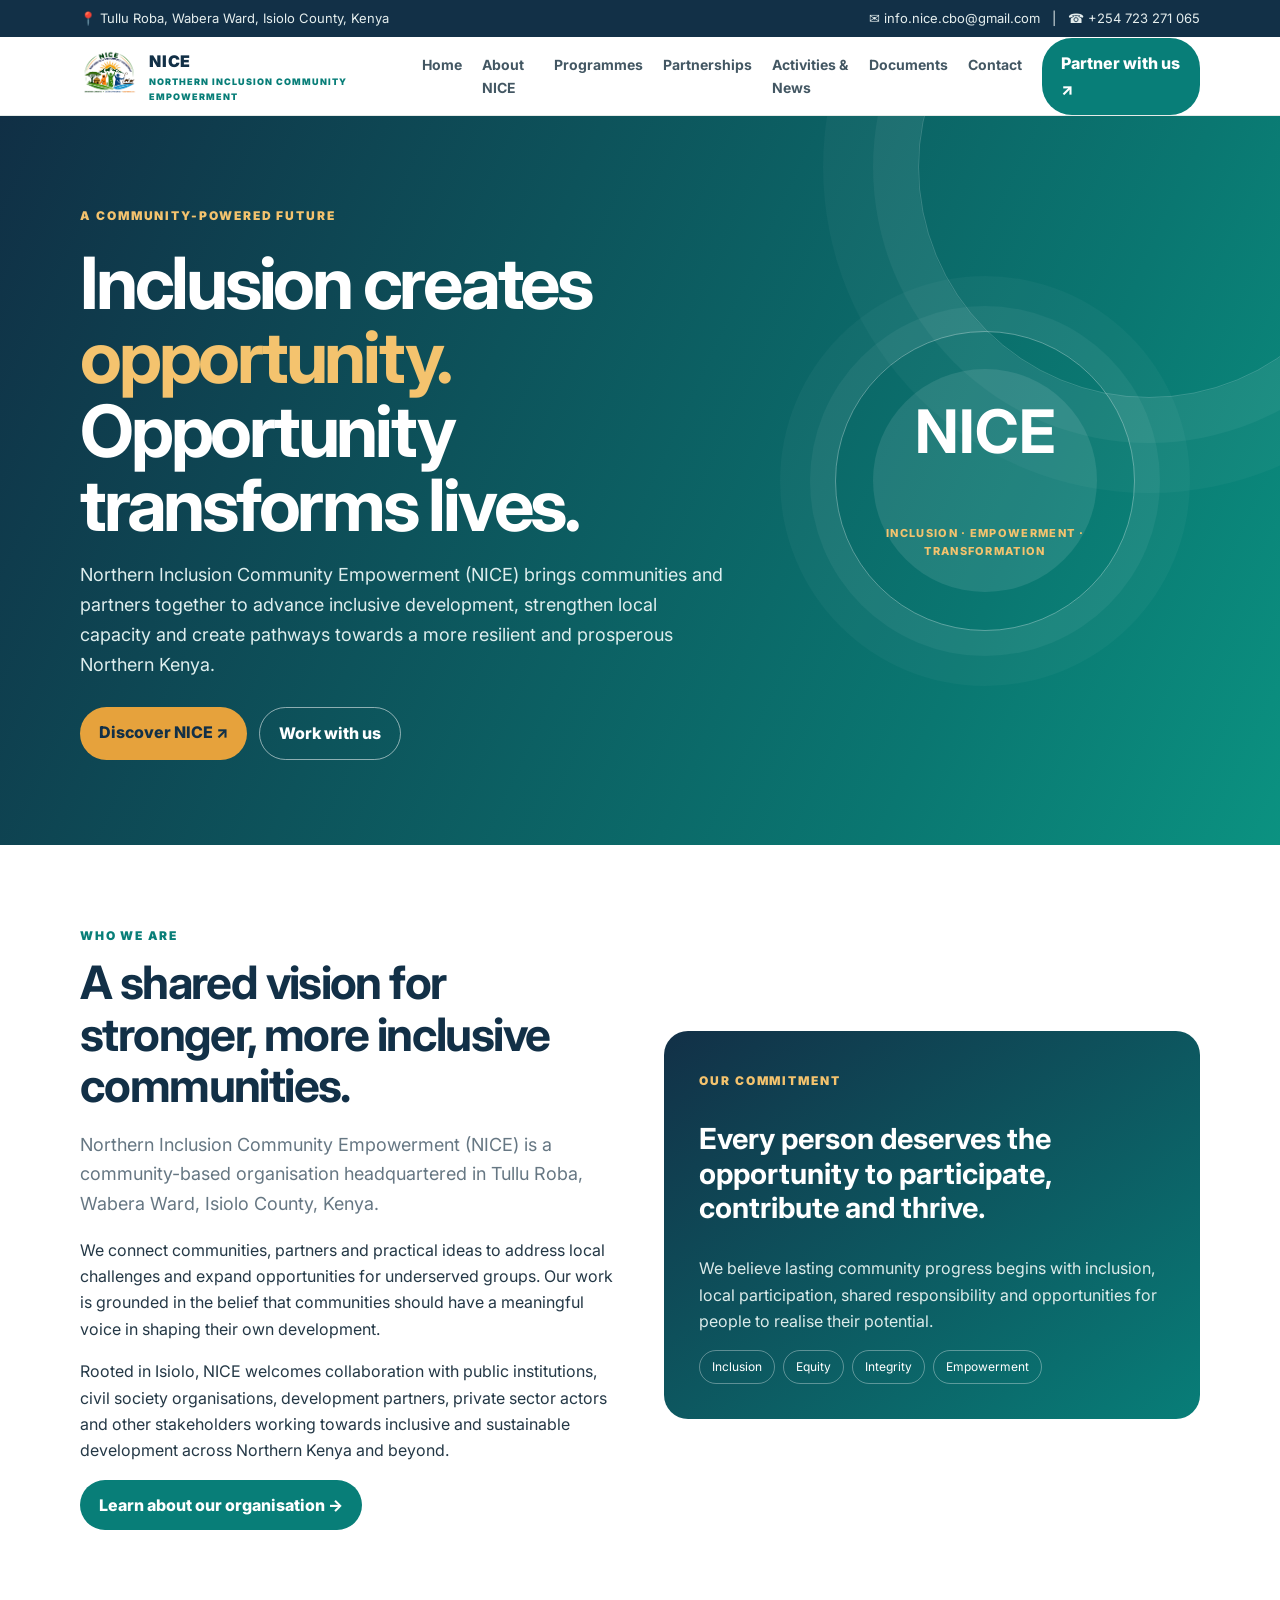
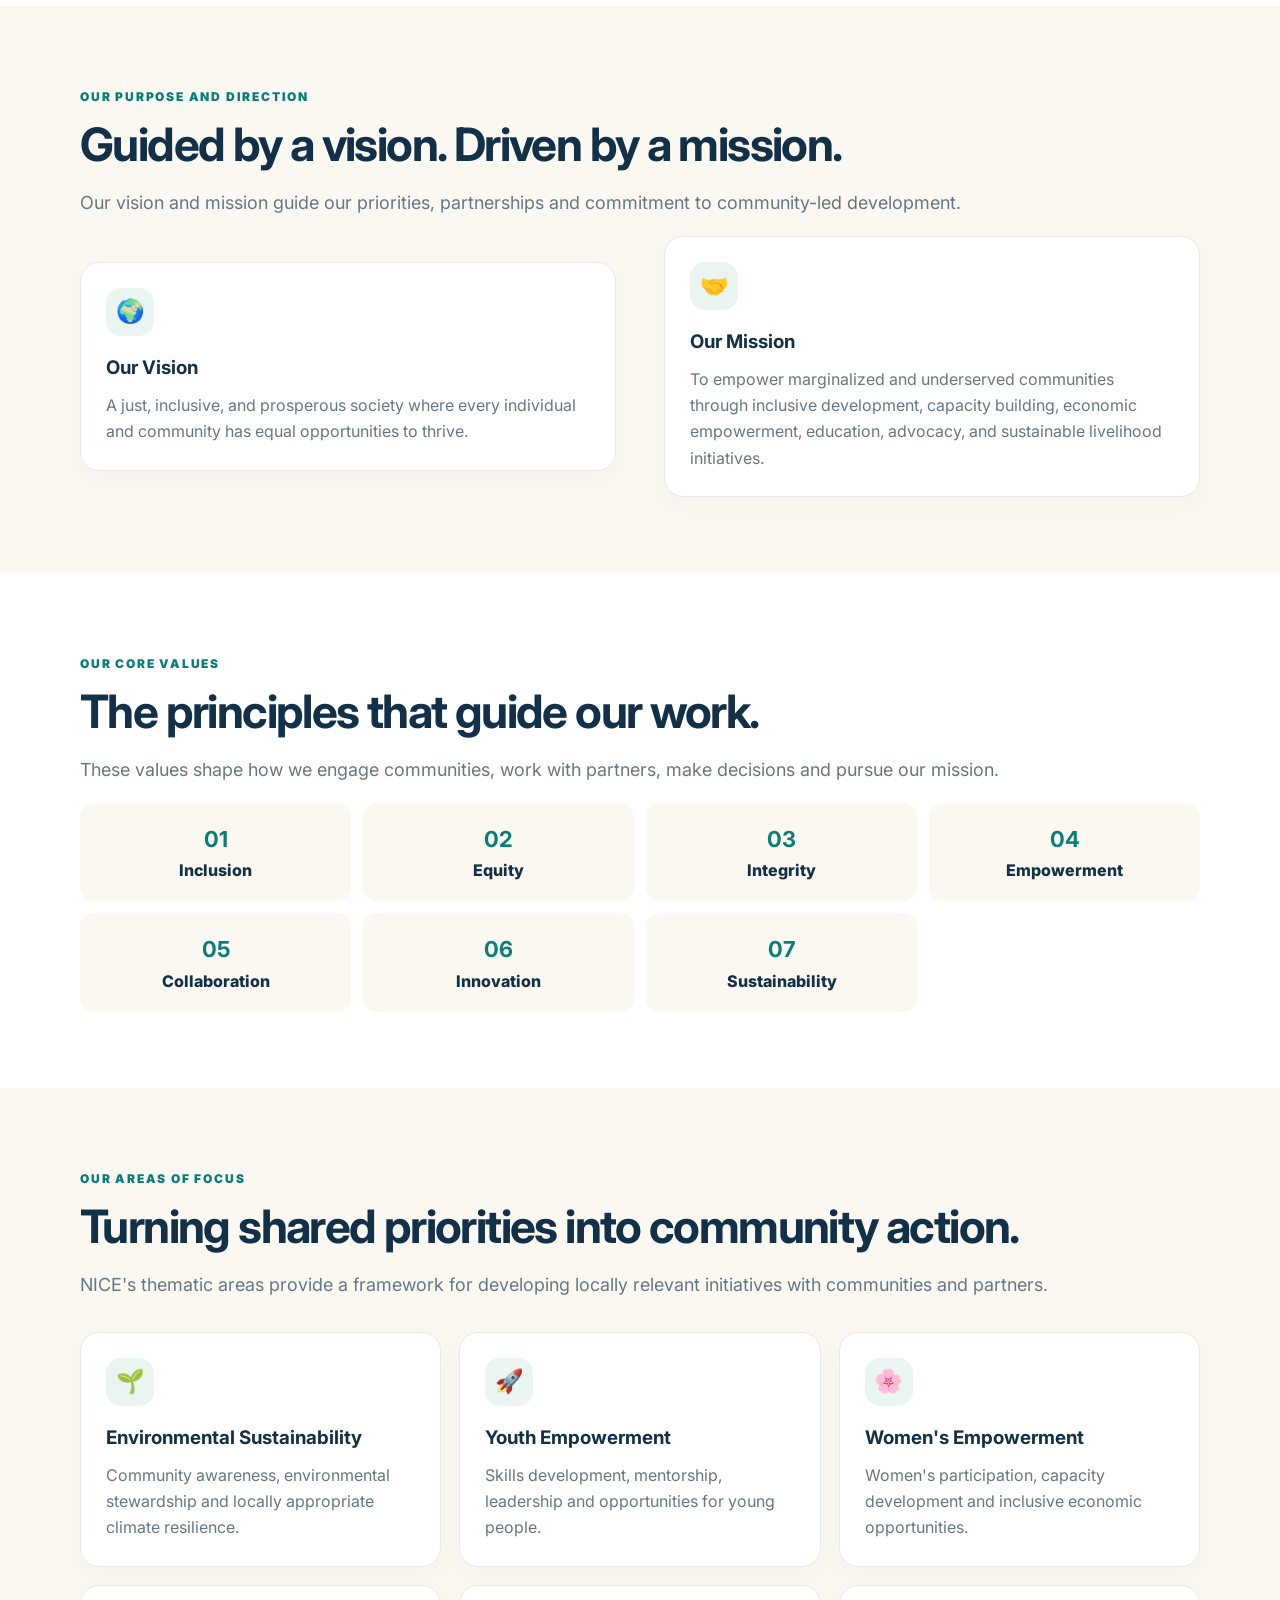
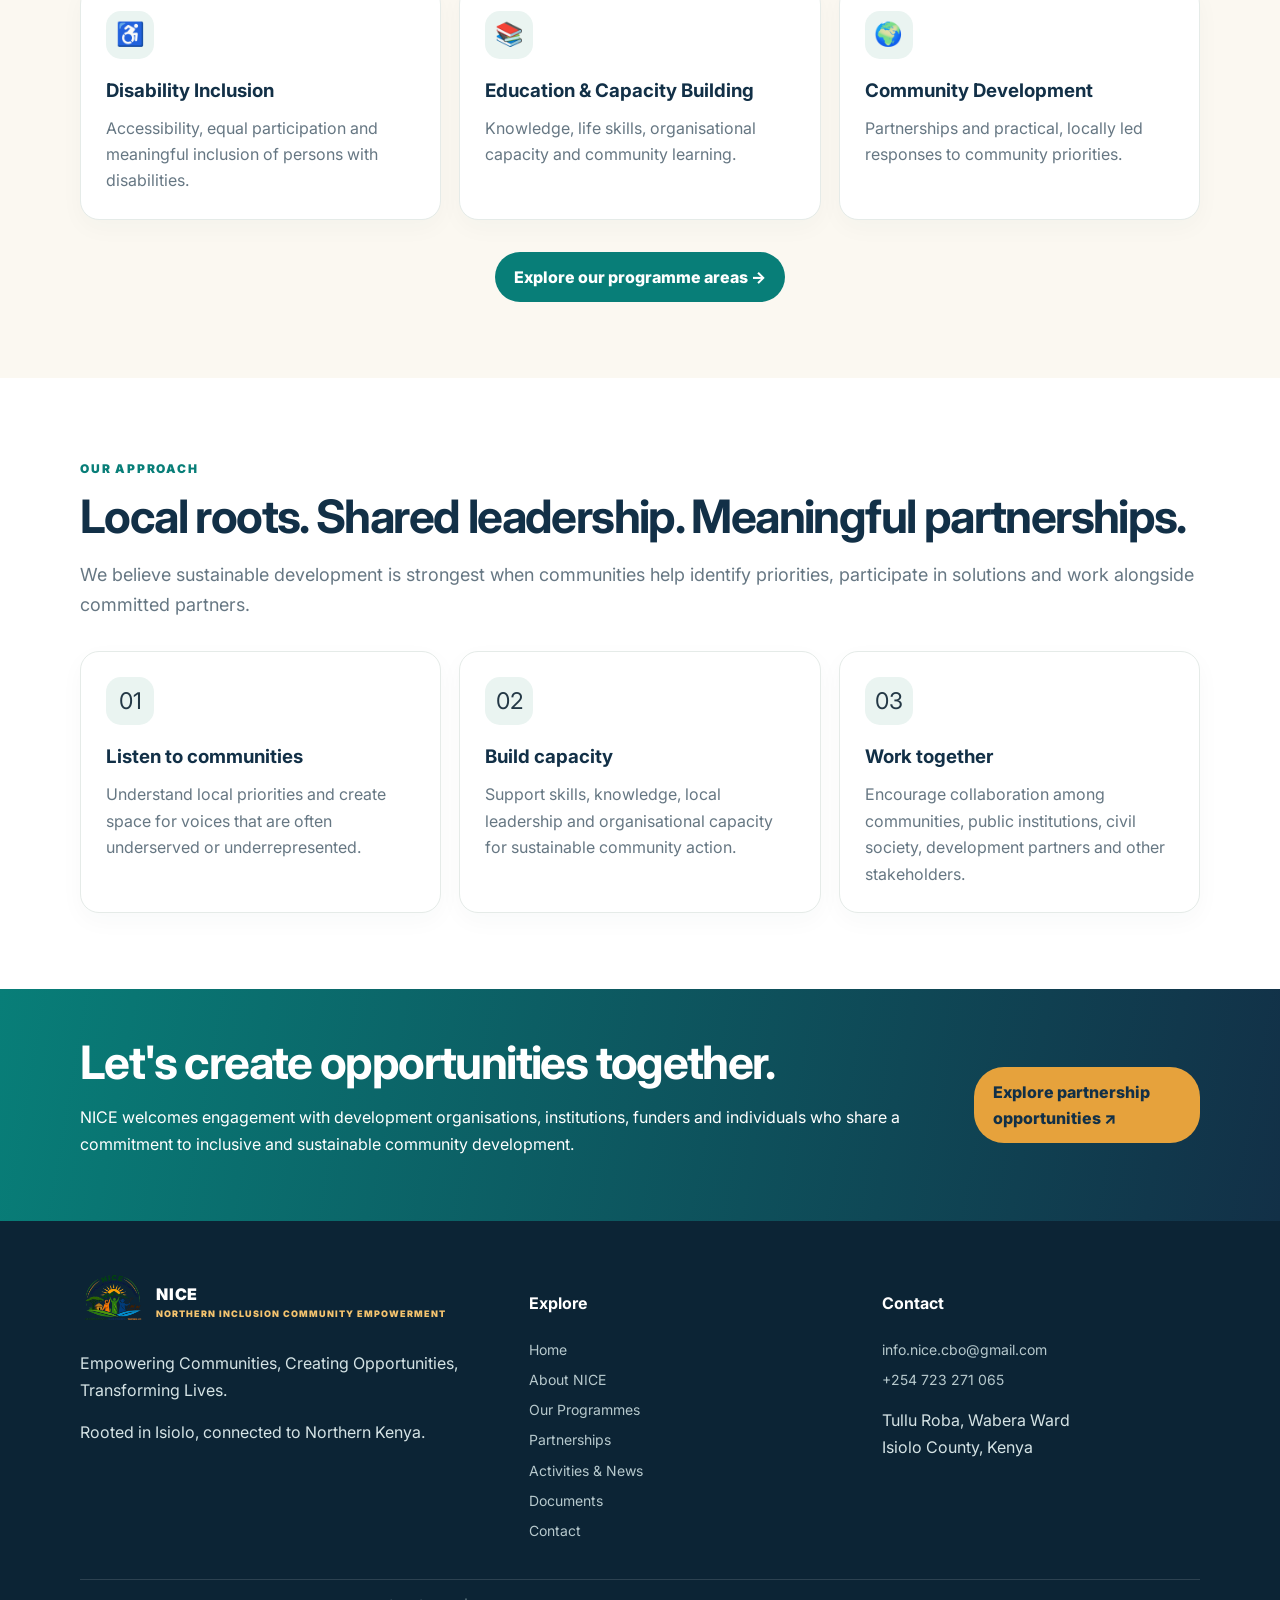
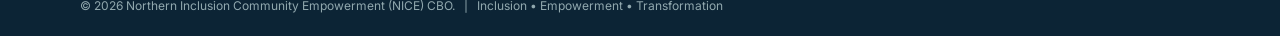
<file: index.html>
<!doctype html>
<html lang="en">

<head>
    <meta charset="utf-8">
    <meta name="viewport" content="width=device-width,initial-scale=1">

    <meta name="description" content="Northern Inclusion Community Empowerment (NICE) CBO works to advance inclusive community development, economic empowerment, education and environmental sustainability in Isiolo and Northern Kenya.">

    <meta name="keywords" content="NICE CBO, community development, Isiolo, Northern Kenya, inclusion, youth empowerment, women empowerment, disability inclusion, environmental sustainability">

    <meta name="author" content="Northern Inclusion Community Empowerment CBO">

    <title>Home | Northern Inclusion Community Empowerment (NICE) CBO</title>

    <link rel="stylesheet" href="assets/style.css">

    <link rel="preconnect" href="https://fonts.googleapis.com">
    <link href="https://fonts.googleapis.com/css2?family=Inter:wght@400;500;600;700;800;900&display=swap" rel="stylesheet">
</head>

<body>

    <!-- Contact information -->
    <div class="top">
        <div class="wrap">
            <span>📍 Tullu Roba, Wabera Ward, Isiolo County, Kenya</span>
            <span>✉ info.nice.cbo@gmail.com &nbsp; | &nbsp; ☎ +254 723 271 065</span>
        </div>
    </div>

    <!-- Main navigation -->
    <header>
        <div class="wrap">
            <nav>

                <a class="brand" href="index.html">
                    <img src="assets/nice-logo.png" alt="NICE CBO Official Logo" class="site-logo">
                    <span>
                        NICE
                        <small>NORTHERN INCLUSION COMMUNITY EMPOWERMENT</small>
                    </span>
                </a>

                <button class="menu" aria-label="Menu">☰</button>

                <div class="links">
                    <a href="index.html" class="active">Home</a>
                    <a href="about.html">About NICE</a>
                    <a href="programmes.html">Programmes</a>
                    <a href="partnerships.html">Partnerships</a>
                    <a href="activities.html">Activities &amp; News</a>
                    <a href="documents.html">Documents</a>
                    <a href="contact.html">Contact</a>
                </div>

                <a class="pillbtn" href="partnerships.html">Partner with us ↗</a>

            </nav>
        </div>
    </header>

    <main>

        <!-- Hero section -->
        <section class="hero">
            <div class="wrap herogrid">

                <div>
                    <span class="eyebrow">A community-powered future</span>

                    <h1>
                        Inclusion creates <em>opportunity.</em><br>
                        Opportunity transforms lives.
                    </h1>

                    <p>
                        Northern Inclusion Community Empowerment (NICE) brings communities and partners together to advance inclusive development, strengthen local capacity and create pathways towards a more resilient and prosperous Northern Kenya.
                    </p>

                    <div class="actions">
                        <a class="btn gold" href="about.html">Discover NICE ↗</a>
                        <a class="btn outline" href="partnerships.html">Work with us</a>
                    </div>
                </div>

                <div class="orb">
                    <div>
                        <strong>NICE</strong>
                        <span>INCLUSION · EMPOWERMENT · TRANSFORMATION</span>
                    </div>
                </div>

            </div>
        </section>

        <!-- Who we are -->
        <section class="pad">
            <div class="wrap split">

                <div>
                    <span class="kicker">Who we are</span>

                    <h2>A shared vision for stronger, more inclusive communities.</h2>

                    <p class="lead">
                        Northern Inclusion Community Empowerment (NICE) is a community-based organisation headquartered in Tullu Roba, Wabera Ward, Isiolo County, Kenya.
                    </p>

                    <p>
                        We connect communities, partners and practical ideas to address local challenges and expand opportunities for underserved groups. Our work is grounded in the belief that communities should have a meaningful voice in shaping their own development.
                    </p>

                    <p>
                        Rooted in Isiolo, NICE welcomes collaboration with public institutions, civil society organisations, development partners, private sector actors and other stakeholders working towards inclusive and sustainable development across Northern Kenya and beyond.
                    </p>

                    <a class="btn" href="about.html">Learn about our organisation →</a>
                </div>

                <div class="panel">
                    <span class="eyebrow">Our commitment</span>

                    <h3>Every person deserves the opportunity to participate, contribute and thrive.</h3>

                    <p>
                        We believe lasting community progress begins with inclusion, local participation, shared responsibility and opportunities for people to realise their potential.
                    </p>

                    <div class="tags">
                        <span>Inclusion</span>
                        <span>Equity</span>
                        <span>Integrity</span>
                        <span>Empowerment</span>
                    </div>
                </div>

            </div>
        </section>

        <!-- Official vision and mission -->
        <section class="pad soft">
            <div class="wrap">

                <span class="kicker">Our purpose and direction</span>

                <h2>Guided by a vision. Driven by a mission.</h2>

                <p class="lead">
                    Our vision and mission guide our priorities, partnerships and commitment to community-led development.
                </p>

                <div class="split">

                    <div class="card">
                        <div class="ico">🌍</div>

                        <h3>Our Vision</h3>

                        <p>
                            A just, inclusive, and prosperous society where every individual and community has equal opportunities to thrive.
                        </p>
                    </div>

                    <div class="card">
                        <div class="ico">🤝</div>

                        <h3>Our Mission</h3>

                        <p>
                            To empower marginalized and underserved communities through inclusive development, capacity building, economic empowerment, education, advocacy, and sustainable livelihood initiatives.
                        </p>
                    </div>

                </div>

            </div>
        </section>

        <!-- Core values -->
        <section class="pad">
            <div class="wrap">

                <span class="kicker">Our core values</span>

                <h2>The principles that guide our work.</h2>

                <p class="lead">
                    These values shape how we engage communities, work with partners, make decisions and pursue our mission.
                </p>

                <div class="values">

                    <div class="value">
                        <b>01</b>
                        Inclusion
                    </div>

                    <div class="value">
                        <b>02</b>
                        Equity
                    </div>

                    <div class="value">
                        <b>03</b>
                        Integrity
                    </div>

                    <div class="value">
                        <b>04</b>
                        Empowerment
                    </div>

                    <div class="value">
                        <b>05</b>
                        Collaboration
                    </div>

                    <div class="value">
                        <b>06</b>
                        Innovation
                    </div>

                    <div class="value">
                        <b>07</b>
                        Sustainability
                    </div>

                </div>

            </div>
        </section>

        <!-- Areas of focus -->
        <section class="pad soft">
            <div class="wrap">

                <span class="kicker">Our areas of focus</span>

                <h2>Turning shared priorities into community action.</h2>

                <p class="lead">
                    NICE's thematic areas provide a framework for developing locally relevant initiatives with communities and partners.
                </p>

                <div class="grid">

                    <div class="card">
                        <div class="ico">🌱</div>
                        <h3>Environmental Sustainability</h3>
                        <p>
                            Community awareness, environmental stewardship and locally appropriate climate resilience.
                        </p>
                    </div>

                    <div class="card">
                        <div class="ico">🚀</div>
                        <h3>Youth Empowerment</h3>
                        <p>
                            Skills development, mentorship, leadership and opportunities for young people.
                        </p>
                    </div>

                    <div class="card">
                        <div class="ico">🌸</div>
                        <h3>Women's Empowerment</h3>
                        <p>
                            Women's participation, capacity development and inclusive economic opportunities.
                        </p>
                    </div>

                    <div class="card">
                        <div class="ico">♿</div>
                        <h3>Disability Inclusion</h3>
                        <p>
                            Accessibility, equal participation and meaningful inclusion of persons with disabilities.
                        </p>
                    </div>

                    <div class="card">
                        <div class="ico">📚</div>
                        <h3>Education &amp; Capacity Building</h3>
                        <p>
                            Knowledge, life skills, organisational capacity and community learning.
                        </p>
                    </div>

                    <div class="card">
                        <div class="ico">🌍</div>
                        <h3>Community Development</h3>
                        <p>
                            Partnerships and practical, locally led responses to community priorities.
                        </p>
                    </div>

                </div>

                <div style="text-align:center; margin-top:32px;">
                    <a class="btn" href="programmes.html">Explore our programme areas →</a>
                </div>

            </div>
        </section>

        <!-- Our approach -->
        <section class="pad">
            <div class="wrap">

                <span class="kicker">Our approach</span>

                <h2>Local roots. Shared leadership. Meaningful partnerships.</h2>

                <p class="lead">
                    We believe sustainable development is strongest when communities help identify priorities, participate in solutions and work alongside committed partners.
                </p>

                <div class="grid">

                    <div class="card">
                        <div class="ico">01</div>
                        <h3>Listen to communities</h3>
                        <p>
                            Understand local priorities and create space for voices that are often underserved or underrepresented.
                        </p>
                    </div>

                    <div class="card">
                        <div class="ico">02</div>
                        <h3>Build capacity</h3>
                        <p>
                            Support skills, knowledge, local leadership and organisational capacity for sustainable community action.
                        </p>
                    </div>

                    <div class="card">
                        <div class="ico">03</div>
                        <h3>Work together</h3>
                        <p>
                            Encourage collaboration among communities, public institutions, civil society, development partners and other stakeholders.
                        </p>
                    </div>

                </div>

            </div>
        </section>

        <!-- Partnership invitation -->
        <section class="cta">
            <div class="wrap">

                <div>
                    <h2>Let's create opportunities together.</h2>

                    <p>
                        NICE welcomes engagement with development organisations, institutions, funders and individuals who share a commitment to inclusive and sustainable community development.
                    </p>
                </div>

                <a class="btn gold" href="partnerships.html">Explore partnership opportunities ↗</a>

            </div>
        </section>

    </main>

    <!-- Footer -->
    <footer>
        <div class="wrap">

            <div class="footgrid">

                <div>
                    <div class="brand" style="color:white">
                        <img src="assets/nice-logo.png" alt="NICE CBO Official Logo" class="site-logo">

                        <span>
                            NICE
                            <small style="color:#f4c36e">NORTHERN INCLUSION COMMUNITY EMPOWERMENT</small>
                        </span>
                    </div>

                    <p>Empowering Communities, Creating Opportunities, Transforming Lives.</p>

                    <p>Rooted in Isiolo, connected to Northern Kenya.</p>
                </div>

                <div>
                    <h4>Explore</h4>

                    <a href="index.html">Home</a>
                    <a href="about.html">About NICE</a>
                    <a href="programmes.html">Our Programmes</a>
                    <a href="partnerships.html">Partnerships</a>
                    <a href="activities.html">Activities &amp; News</a>
                    <a href="documents.html">Documents</a>
                    <a href="contact.html">Contact</a>
                </div>

                <div>
                    <h4>Contact</h4>

                    <a href="mailto:info.nice.cbo@gmail.com">info.nice.cbo@gmail.com</a>

                    <a href="tel:+254723271065">+254 723 271 065</a>

                    <p>
                        Tullu Roba, Wabera Ward<br>
                        Isiolo County, Kenya
                    </p>
                </div>

            </div>

            <div class="copy">
                © <span data-year></span> Northern Inclusion Community Empowerment (NICE) CBO.
                &nbsp; | &nbsp; Inclusion • Empowerment • Transformation
            </div>

        </div>
    </footer>

    <script src="assets/site.js"></script>

</body>
</html>
</file>
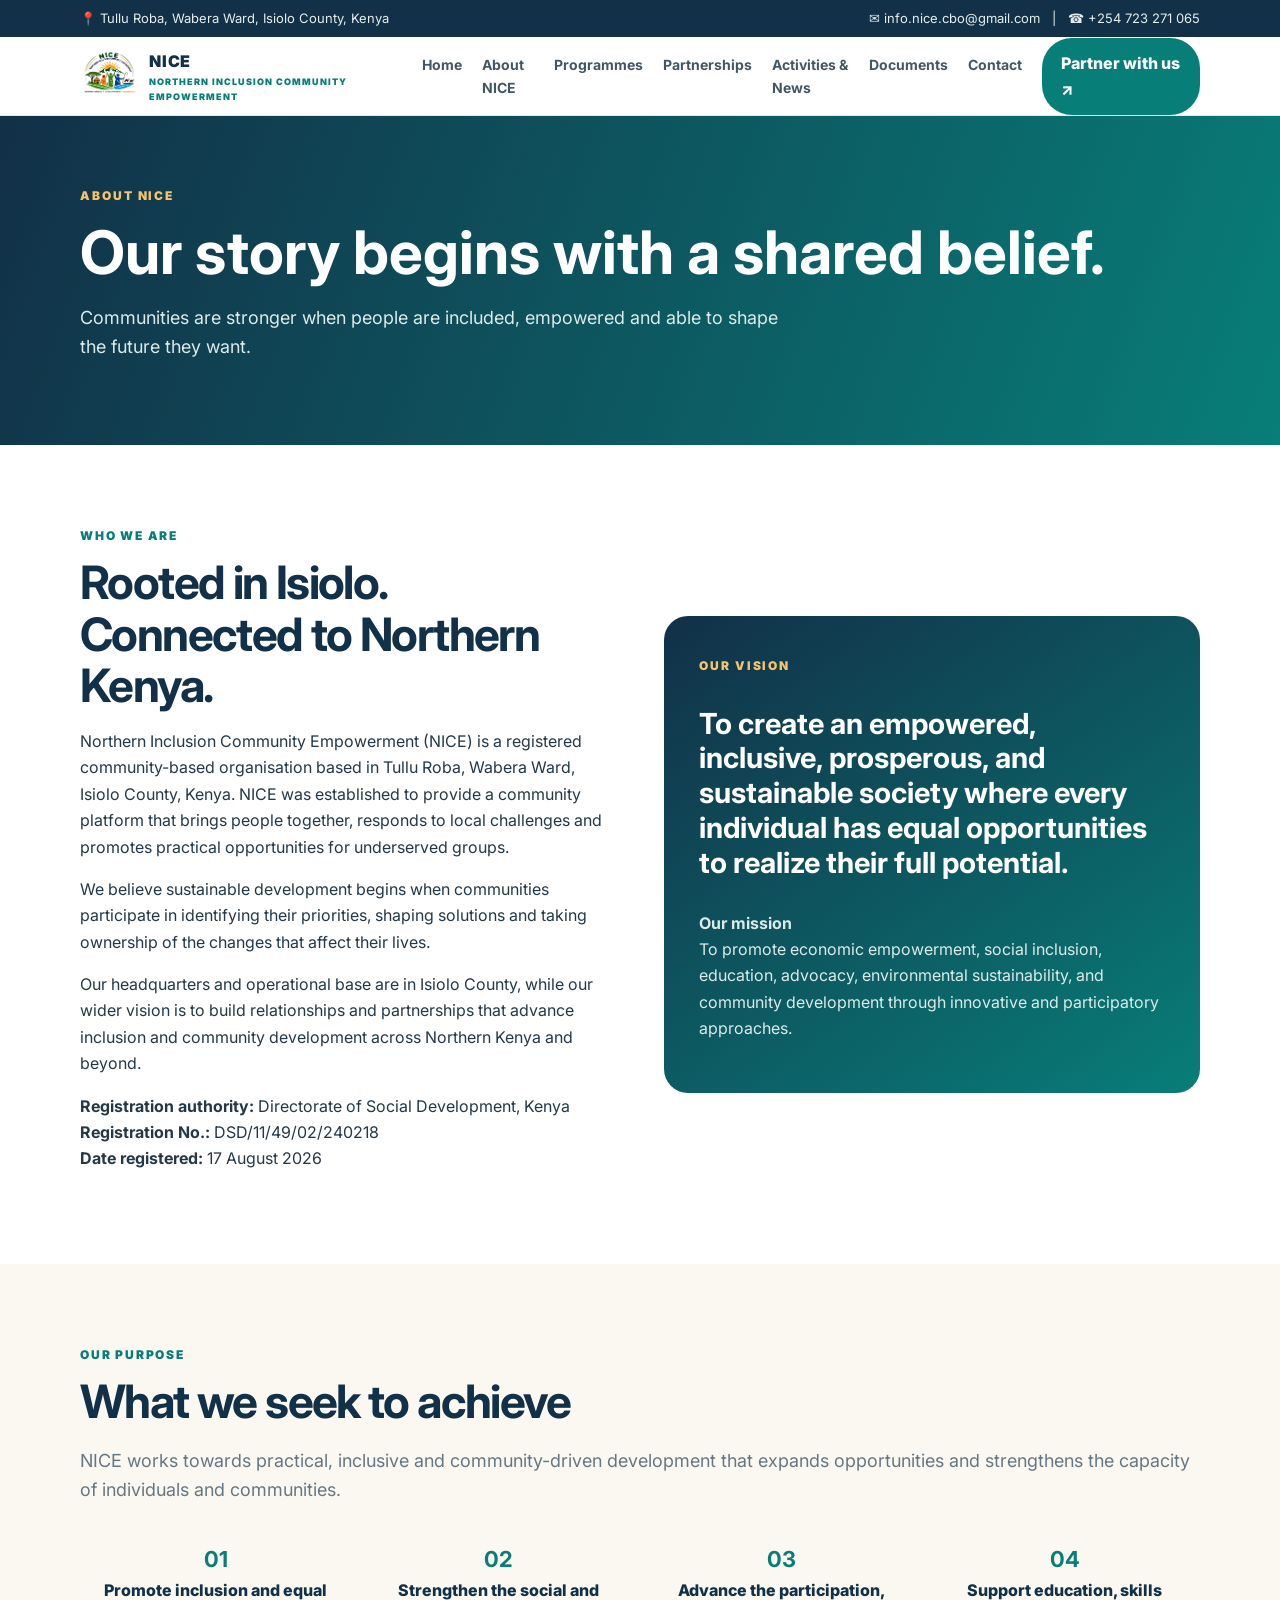
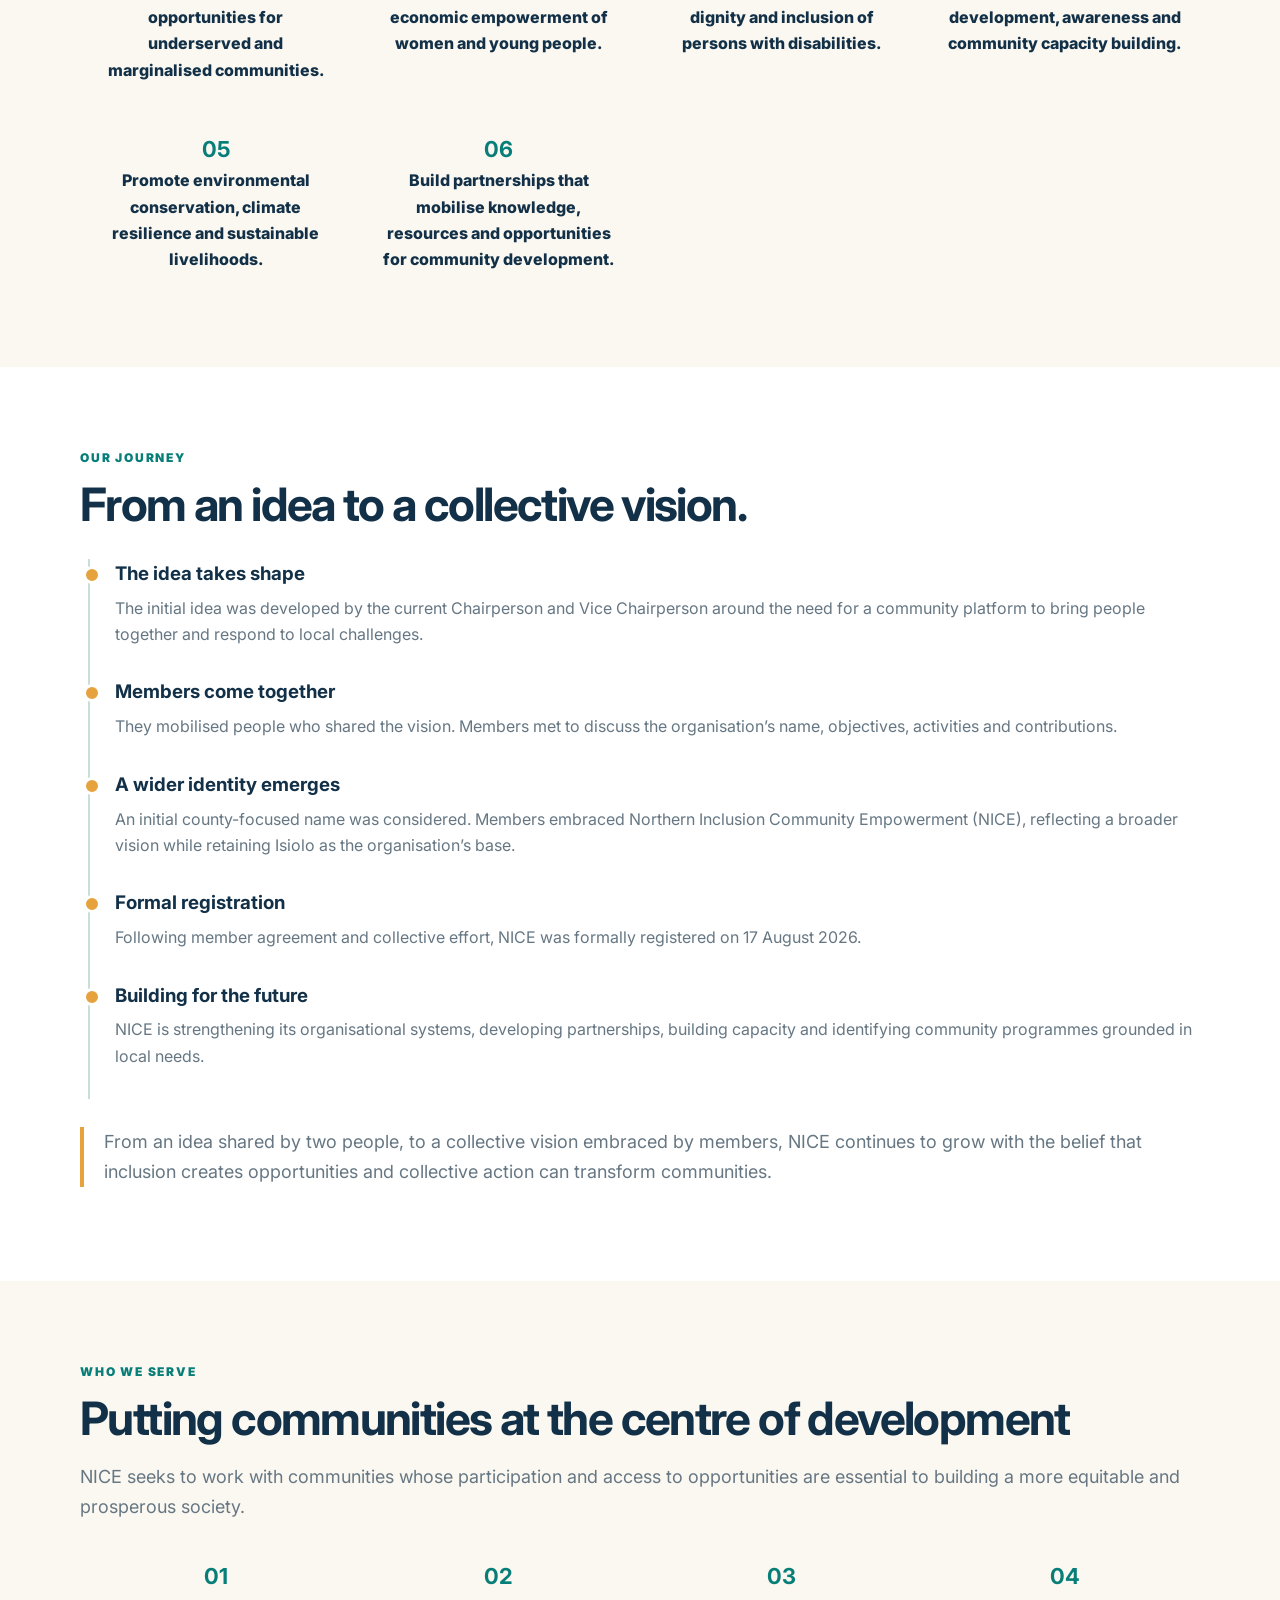
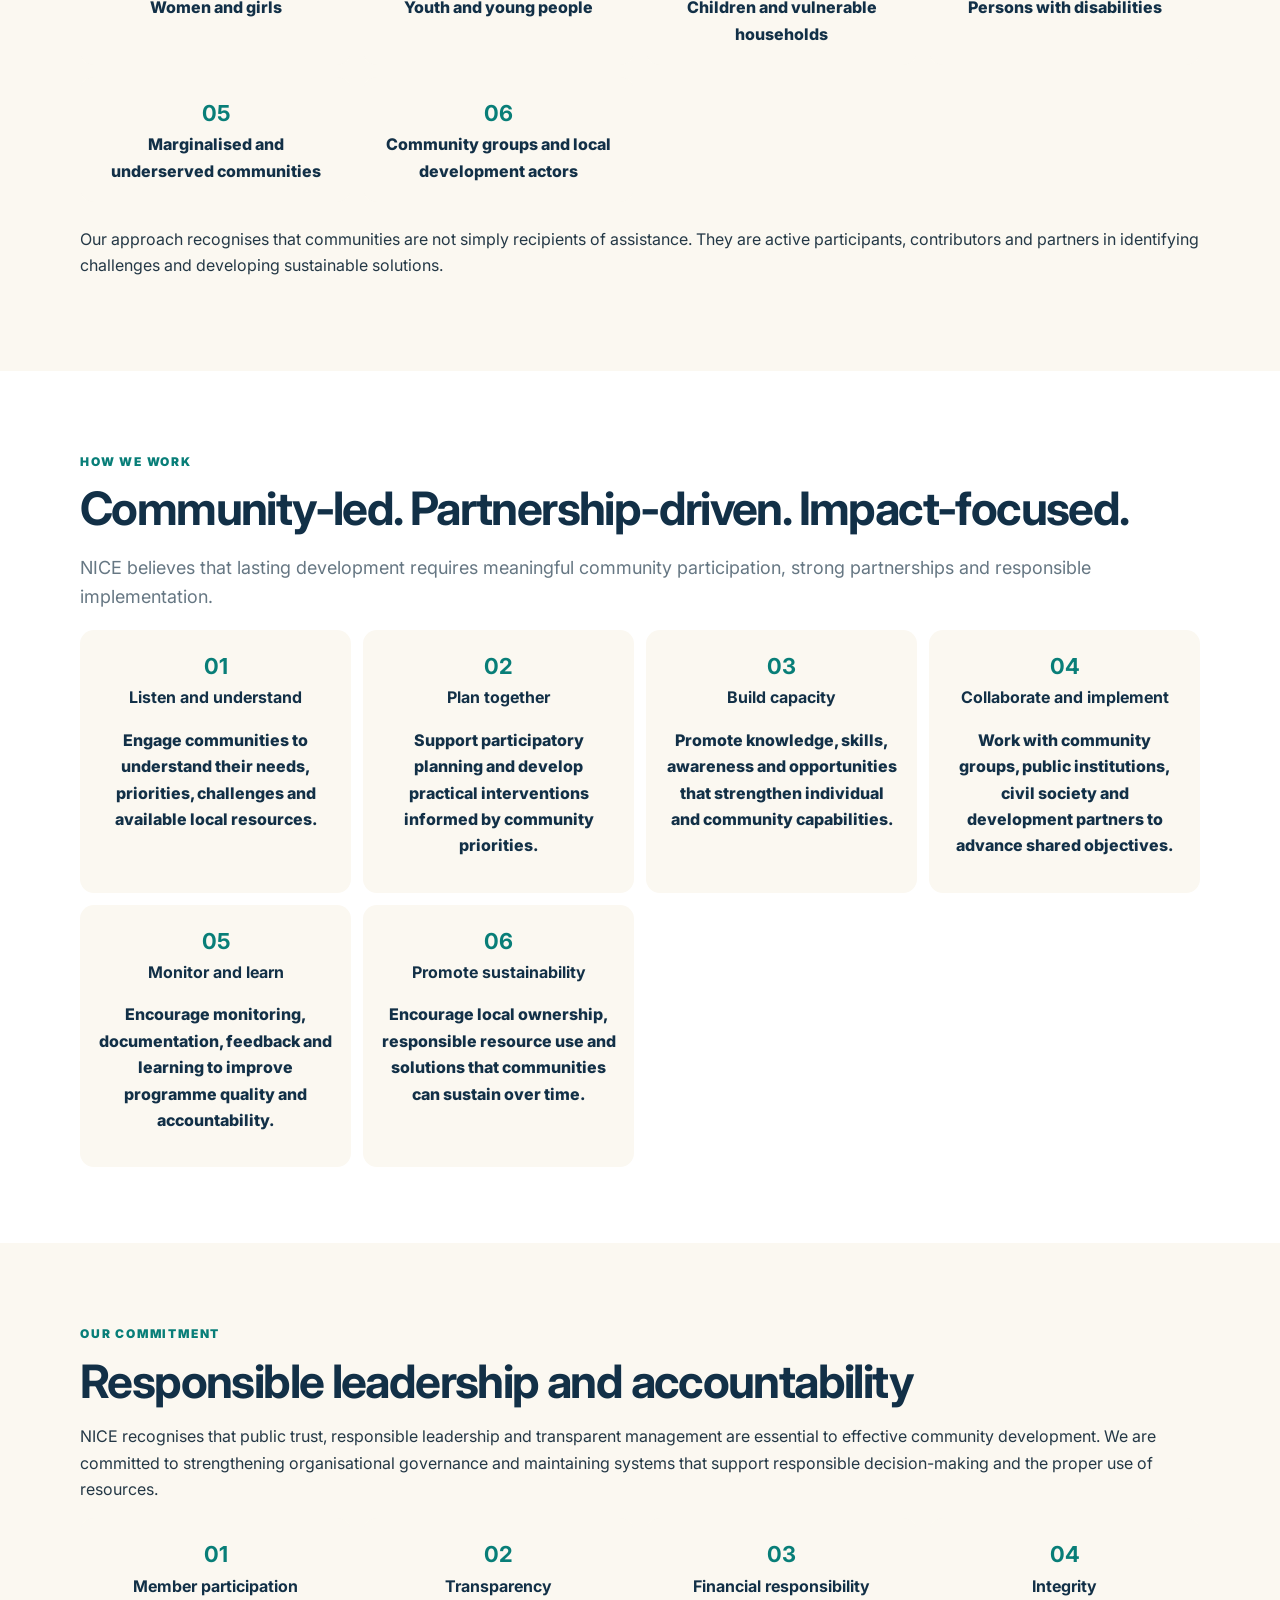
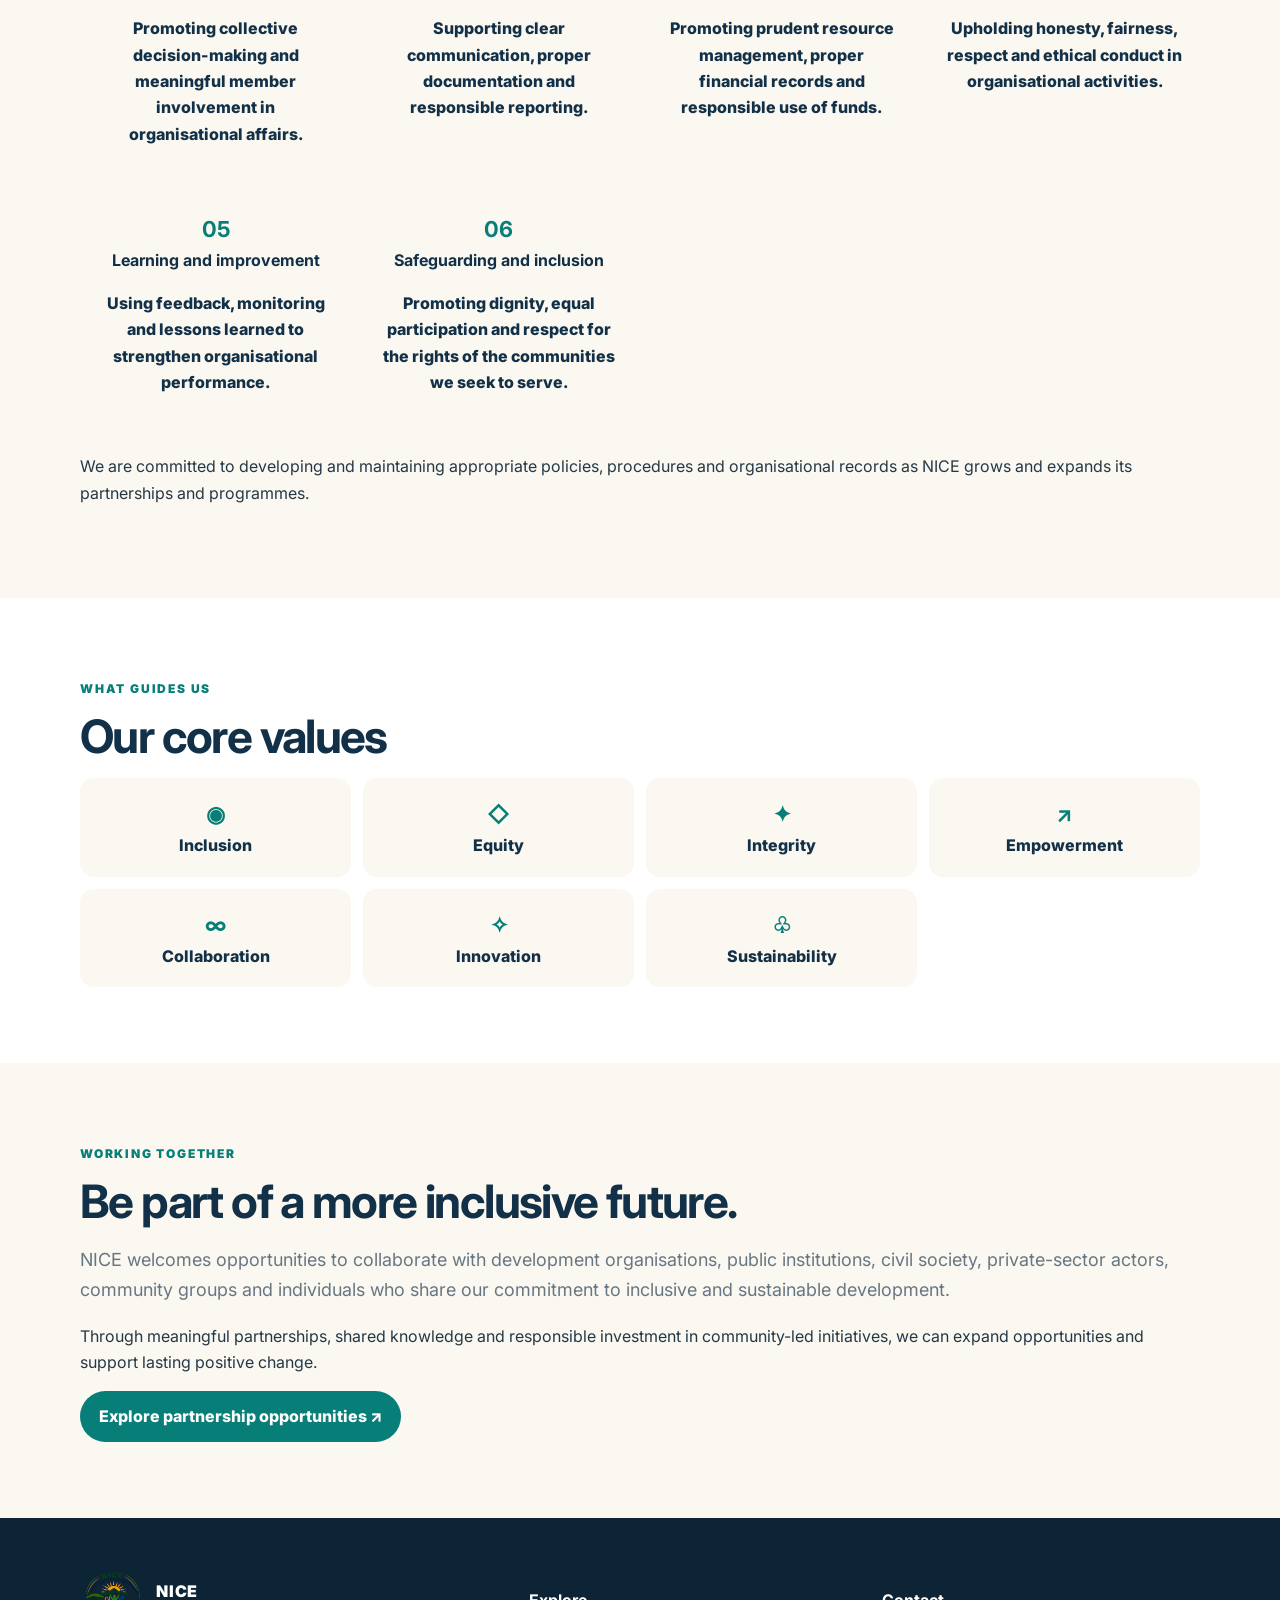
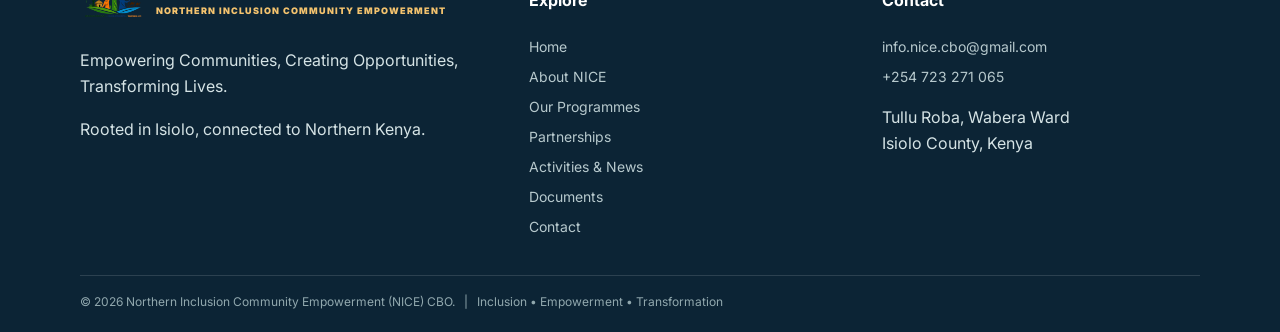
<file: about.html>
<!doctype html>
<html lang="en">
<head>
<meta charset="utf-8">
<meta name="viewport" content="width=device-width,initial-scale=1">

<meta name="description" content="Learn about Northern Inclusion Community Empowerment (NICE) CBO, our mission, vision, objectives, values and commitment to inclusive community development in Isiolo and Northern Kenya.">

<meta name="keywords" content="NICE CBO, Northern Inclusion Community Empowerment, Isiolo, Northern Kenya, community development, youth empowerment, women empowerment, disability inclusion">

<meta name="author" content="Northern Inclusion Community Empowerment CBO">

<title>About NICE | Northern Inclusion Community Empowerment</title>

<link rel="stylesheet" href="assets/style.css">
<link rel="preconnect" href="https://fonts.googleapis.com">
<link href="https://fonts.googleapis.com/css2?family=Inter:wght@400;500;600;700;800;900&display=swap" rel="stylesheet">
</head>

<body>

<div class="top">
    <div class="wrap">
        <span>📍 Tullu Roba, Wabera Ward, Isiolo County, Kenya</span>
        <span>✉ info.nice.cbo@gmail.com &nbsp; | &nbsp; ☎ +254 723 271 065</span>
    </div>
</div>

<header>
    <div class="wrap">
        <nav>
            <a class="brand" href="index.html">
                <img src="assets/nice-logo.png" alt="NICE CBO Official Logo" class="site-logo">
                <span>NICE<small>NORTHERN INCLUSION COMMUNITY EMPOWERMENT</small></span>
            </a>

            <button class="menu" aria-label="Menu">☰</button>

            <div class="links">
                <a href="index.html">Home</a>
                <a href="about.html" class="active">About NICE</a>
                <a href="programmes.html">Programmes</a>
                <a href="partnerships.html">Partnerships</a>
                <a href="activities.html">Activities &amp; News</a>
                <a href="documents.html">Documents</a>
                <a href="contact.html">Contact</a>
            </div>

            <a class="pillbtn" href="contact.html">Partner with us ↗</a>
        </nav>
    </div>
</header>

<main>

<!-- PAGE INTRODUCTION -->
<section class="pagehero">
    <div class="wrap">
        <span class="eyebrow">ABOUT NICE</span>
        <h1>Our story begins with a shared belief.</h1>
        <p>Communities are stronger when people are included, empowered and able to shape the future they want.</p>
    </div>
</section>

<!-- ORGANISATIONAL PROFILE -->
<section class="pad">
    <div class="wrap split">

        <div>
            <span class="kicker">Who we are</span>
            <h2>Rooted in Isiolo. Connected to Northern Kenya.</h2>

            <p>
                Northern Inclusion Community Empowerment (NICE) is a registered community-based organisation based in Tullu Roba, Wabera Ward, Isiolo County, Kenya. NICE was established to provide a community platform that brings people together, responds to local challenges and promotes practical opportunities for underserved groups.
            </p>

            <p>
                We believe sustainable development begins when communities participate in identifying their priorities, shaping solutions and taking ownership of the changes that affect their lives.
            </p>

            <p>
                Our headquarters and operational base are in Isiolo County, while our wider vision is to build relationships and partnerships that advance inclusion and community development across Northern Kenya and beyond.
            </p>

            <p>
                <b>Registration authority:</b> Directorate of Social Development, Kenya<br>
                <b>Registration No.:</b> DSD/11/49/02/240218<br>
                <b>Date registered:</b> 17 August 2026
            </p>
        </div>

        <div class="panel">
            <span class="eyebrow">OUR VISION</span>

            <h3>To create an empowered, inclusive, prosperous, and sustainable society where every individual has equal opportunities to realize their full potential.</h3>

            <p>
                <b>Our mission</b><br>
                To promote economic empowerment, social inclusion, education, advocacy, environmental sustainability, and community development through innovative and participatory approaches.
            </p>
        </div>

    </div>
</section>

<!-- ORGANISATIONAL OBJECTIVES -->
<section class="pad soft">
    <div class="wrap">

        <span class="kicker">Our purpose</span>
        <h2>What we seek to achieve</h2>

        <p class="lead">
            NICE works towards practical, inclusive and community-driven development that expands opportunities and strengthens the capacity of individuals and communities.
        </p>

        <div class="values">

            <div class="value">
                <b>01</b>
                Promote inclusion and equal opportunities for underserved and marginalised communities.
            </div>

            <div class="value">
                <b>02</b>
                Strengthen the social and economic empowerment of women and young people.
            </div>

            <div class="value">
                <b>03</b>
                Advance the participation, dignity and inclusion of persons with disabilities.
            </div>

            <div class="value">
                <b>04</b>
                Support education, skills development, awareness and community capacity building.
            </div>

            <div class="value">
                <b>05</b>
                Promote environmental conservation, climate resilience and sustainable livelihoods.
            </div>

            <div class="value">
                <b>06</b>
                Build partnerships that mobilise knowledge, resources and opportunities for community development.
            </div>

        </div>

    </div>
</section>

<!-- ORGANISATIONAL JOURNEY -->
<section class="pad">
    <div class="wrap">

        <span class="kicker">Our journey</span>
        <h2>From an idea to a collective vision.</h2>

        <div class="timeline">

            <article>
                <h3>The idea takes shape</h3>
                <p>
                    The initial idea was developed by the current Chairperson and Vice Chairperson around the need for a community platform to bring people together and respond to local challenges.
                </p>
            </article>

            <article>
                <h3>Members come together</h3>
                <p>
                    They mobilised people who shared the vision. Members met to discuss the organisation’s name, objectives, activities and contributions.
                </p>
            </article>

            <article>
                <h3>A wider identity emerges</h3>
                <p>
                    An initial county-focused name was considered. Members embraced Northern Inclusion Community Empowerment (NICE), reflecting a broader vision while retaining Isiolo as the organisation’s base.
                </p>
            </article>

            <article>
                <h3>Formal registration</h3>
                <p>
                    Following member agreement and collective effort, NICE was formally registered on 17 August 2026.
                </p>
            </article>

            <article>
                <h3>Building for the future</h3>
                <p>
                    NICE is strengthening its organisational systems, developing partnerships, building capacity and identifying community programmes grounded in local needs.
                </p>
            </article>

        </div>

        <p class="lead" style="border-left:4px solid var(--gold);padding-left:20px;margin-top:28px">
            From an idea shared by two people, to a collective vision embraced by members, NICE continues to grow with the belief that inclusion creates opportunities and collective action can transform communities.
        </p>

    </div>
</section>

<!-- TARGET COMMUNITIES -->
<section class="pad soft">
    <div class="wrap">

        <span class="kicker">Who we serve</span>
        <h2>Putting communities at the centre of development</h2>

        <p class="lead">
            NICE seeks to work with communities whose participation and access to opportunities are essential to building a more equitable and prosperous society.
        </p>

        <div class="values">

            <div class="value">
                <b>01</b>
                Women and girls
            </div>

            <div class="value">
                <b>02</b>
                Youth and young people
            </div>

            <div class="value">
                <b>03</b>
                Children and vulnerable households
            </div>

            <div class="value">
                <b>04</b>
                Persons with disabilities
            </div>

            <div class="value">
                <b>05</b>
                Marginalised and underserved communities
            </div>

            <div class="value">
                <b>06</b>
                Community groups and local development actors
            </div>

        </div>

        <p style="margin-top:24px">
            Our approach recognises that communities are not simply recipients of assistance. They are active participants, contributors and partners in identifying challenges and developing sustainable solutions.
        </p>

    </div>
</section>

<!-- IMPLEMENTATION APPROACH -->
<section class="pad">
    <div class="wrap">

        <span class="kicker">How we work</span>
        <h2>Community-led. Partnership-driven. Impact-focused.</h2>

        <p class="lead">
            NICE believes that lasting development requires meaningful community participation, strong partnerships and responsible implementation.
        </p>

        <div class="values">

            <div class="value">
                <b>01</b>
                <strong>Listen and understand</strong>
                <p>Engage communities to understand their needs, priorities, challenges and available local resources.</p>
            </div>

            <div class="value">
                <b>02</b>
                <strong>Plan together</strong>
                <p>Support participatory planning and develop practical interventions informed by community priorities.</p>
            </div>

            <div class="value">
                <b>03</b>
                <strong>Build capacity</strong>
                <p>Promote knowledge, skills, awareness and opportunities that strengthen individual and community capabilities.</p>
            </div>

            <div class="value">
                <b>04</b>
                <strong>Collaborate and implement</strong>
                <p>Work with community groups, public institutions, civil society and development partners to advance shared objectives.</p>
            </div>

            <div class="value">
                <b>05</b>
                <strong>Monitor and learn</strong>
                <p>Encourage monitoring, documentation, feedback and learning to improve programme quality and accountability.</p>
            </div>

            <div class="value">
                <b>06</b>
                <strong>Promote sustainability</strong>
                <p>Encourage local ownership, responsible resource use and solutions that communities can sustain over time.</p>
            </div>

        </div>

    </div>
</section>

<!-- GOVERNANCE AND ACCOUNTABILITY -->
<section class="pad soft">
    <div class="wrap">

        <span class="kicker">Our commitment</span>
        <h2>Responsible leadership and accountability</h2>

        <p>
            NICE recognises that public trust, responsible leadership and transparent management are essential to effective community development. We are committed to strengthening organisational governance and maintaining systems that support responsible decision-making and the proper use of resources.
        </p>

        <div class="values">

            <div class="value">
                <b>01</b>
                <strong>Member participation</strong>
                <p>Promoting collective decision-making and meaningful member involvement in organisational affairs.</p>
            </div>

            <div class="value">
                <b>02</b>
                <strong>Transparency</strong>
                <p>Supporting clear communication, proper documentation and responsible reporting.</p>
            </div>

            <div class="value">
                <b>03</b>
                <strong>Financial responsibility</strong>
                <p>Promoting prudent resource management, proper financial records and responsible use of funds.</p>
            </div>

            <div class="value">
                <b>04</b>
                <strong>Integrity</strong>
                <p>Upholding honesty, fairness, respect and ethical conduct in organisational activities.</p>
            </div>

            <div class="value">
                <b>05</b>
                <strong>Learning and improvement</strong>
                <p>Using feedback, monitoring and lessons learned to strengthen organisational performance.</p>
            </div>

            <div class="value">
                <b>06</b>
                <strong>Safeguarding and inclusion</strong>
                <p>Promoting dignity, equal participation and respect for the rights of the communities we seek to serve.</p>
            </div>

        </div>

        <p style="margin-top:24px">
            We are committed to developing and maintaining appropriate policies, procedures and organisational records as NICE grows and expands its partnerships and programmes.
        </p>

    </div>
</section>

<!-- CORE VALUES -->
<section class="pad">
    <div class="wrap">

        <span class="kicker">What guides us</span>
        <h2>Our core values</h2>

        <div class="values">

            <div class="value"><b>◉</b>Inclusion</div>
            <div class="value"><b>◇</b>Equity</div>
            <div class="value"><b>✦</b>Integrity</div>
            <div class="value"><b>↗</b>Empowerment</div>
            <div class="value"><b>∞</b>Collaboration</div>
            <div class="value"><b>✧</b>Innovation</div>
            <div class="value"><b>♧</b>Sustainability</div>

        </div>

    </div>
</section>

<!-- PARTNERSHIP INVITATION -->
<section class="pad soft">
    <div class="wrap">

        <span class="kicker">Working together</span>
        <h2>Be part of a more inclusive future.</h2>

        <p class="lead">
            NICE welcomes opportunities to collaborate with development organisations, public institutions, civil society, private-sector actors, community groups and individuals who share our commitment to inclusive and sustainable development.
        </p>

        <p>
            Through meaningful partnerships, shared knowledge and responsible investment in community-led initiatives, we can expand opportunities and support lasting positive change.
        </p>

        <a class="pillbtn" href="contact.html">Explore partnership opportunities ↗</a>

    </div>
</section>

</main>

<footer>
    <div class="wrap">

        <div class="footgrid">

            <div>
                <div class="brand" style="color:white">
                    <img src="assets/nice-logo.png" alt="NICE CBO Official Logo" class="site-logo">
                    <span>NICE<small style="color:#f4c36e">NORTHERN INCLUSION COMMUNITY EMPOWERMENT</small></span>
                </div>

                <p>Empowering Communities, Creating Opportunities, Transforming Lives.</p>
                <p>Rooted in Isiolo, connected to Northern Kenya.</p>
            </div>

            <div>
                <h4>Explore</h4>
                <a href="index.html">Home</a>
                <a href="about.html">About NICE</a>
                <a href="programmes.html">Our Programmes</a>
                <a href="partnerships.html">Partnerships</a>
                <a href="activities.html">Activities &amp; News</a>
                <a href="documents.html">Documents</a>
                <a href="contact.html">Contact</a>
            </div>

            <div>
                <h4>Contact</h4>
                <a href="mailto:info.nice.cbo@gmail.com">info.nice.cbo@gmail.com</a>
                <a href="tel:+254723271065">+254 723 271 065</a>
                <p>Tullu Roba, Wabera Ward<br>Isiolo County, Kenya</p>
            </div>

        </div>

        <div class="copy">
            © <span data-year></span> Northern Inclusion Community Empowerment (NICE) CBO. &nbsp; | &nbsp; Inclusion • Empowerment • Transformation
        </div>

    </div>
</footer>

<script src="assets/site.js"></script>

</body>
</html>
</file>
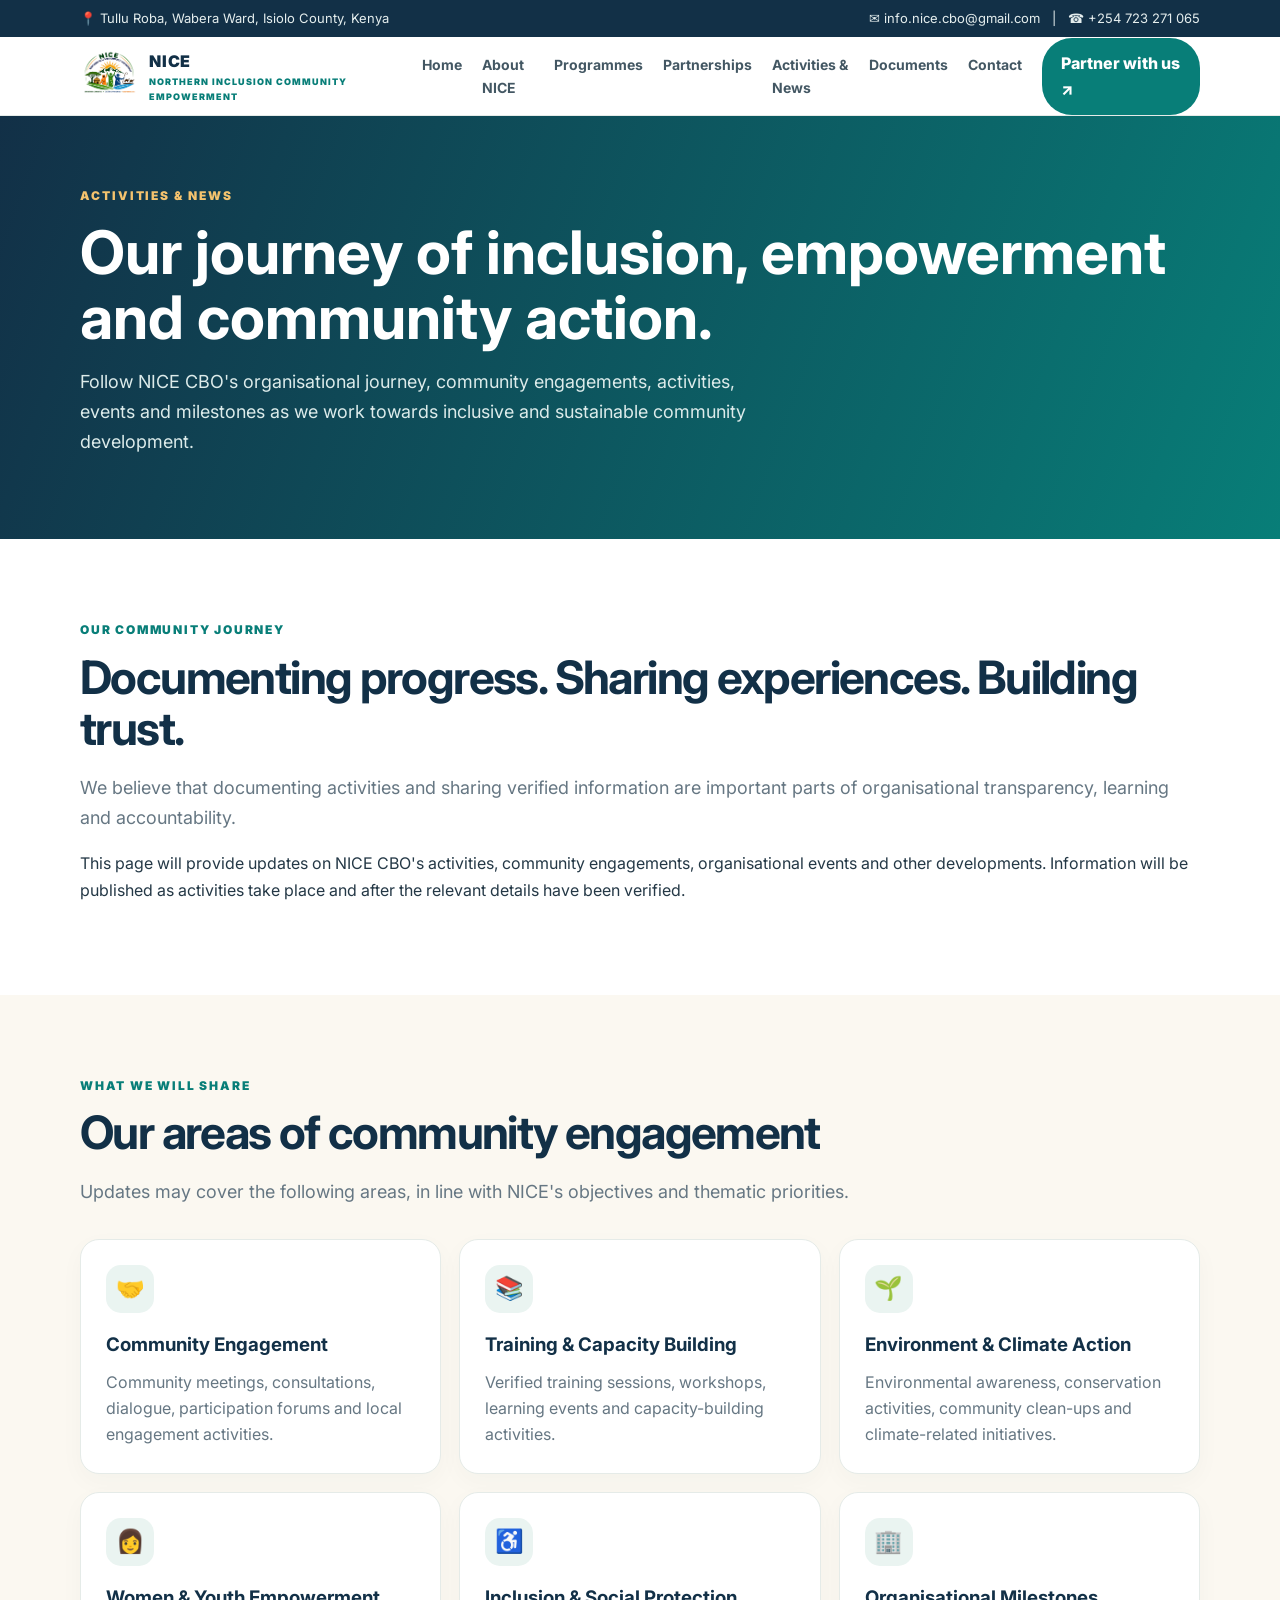
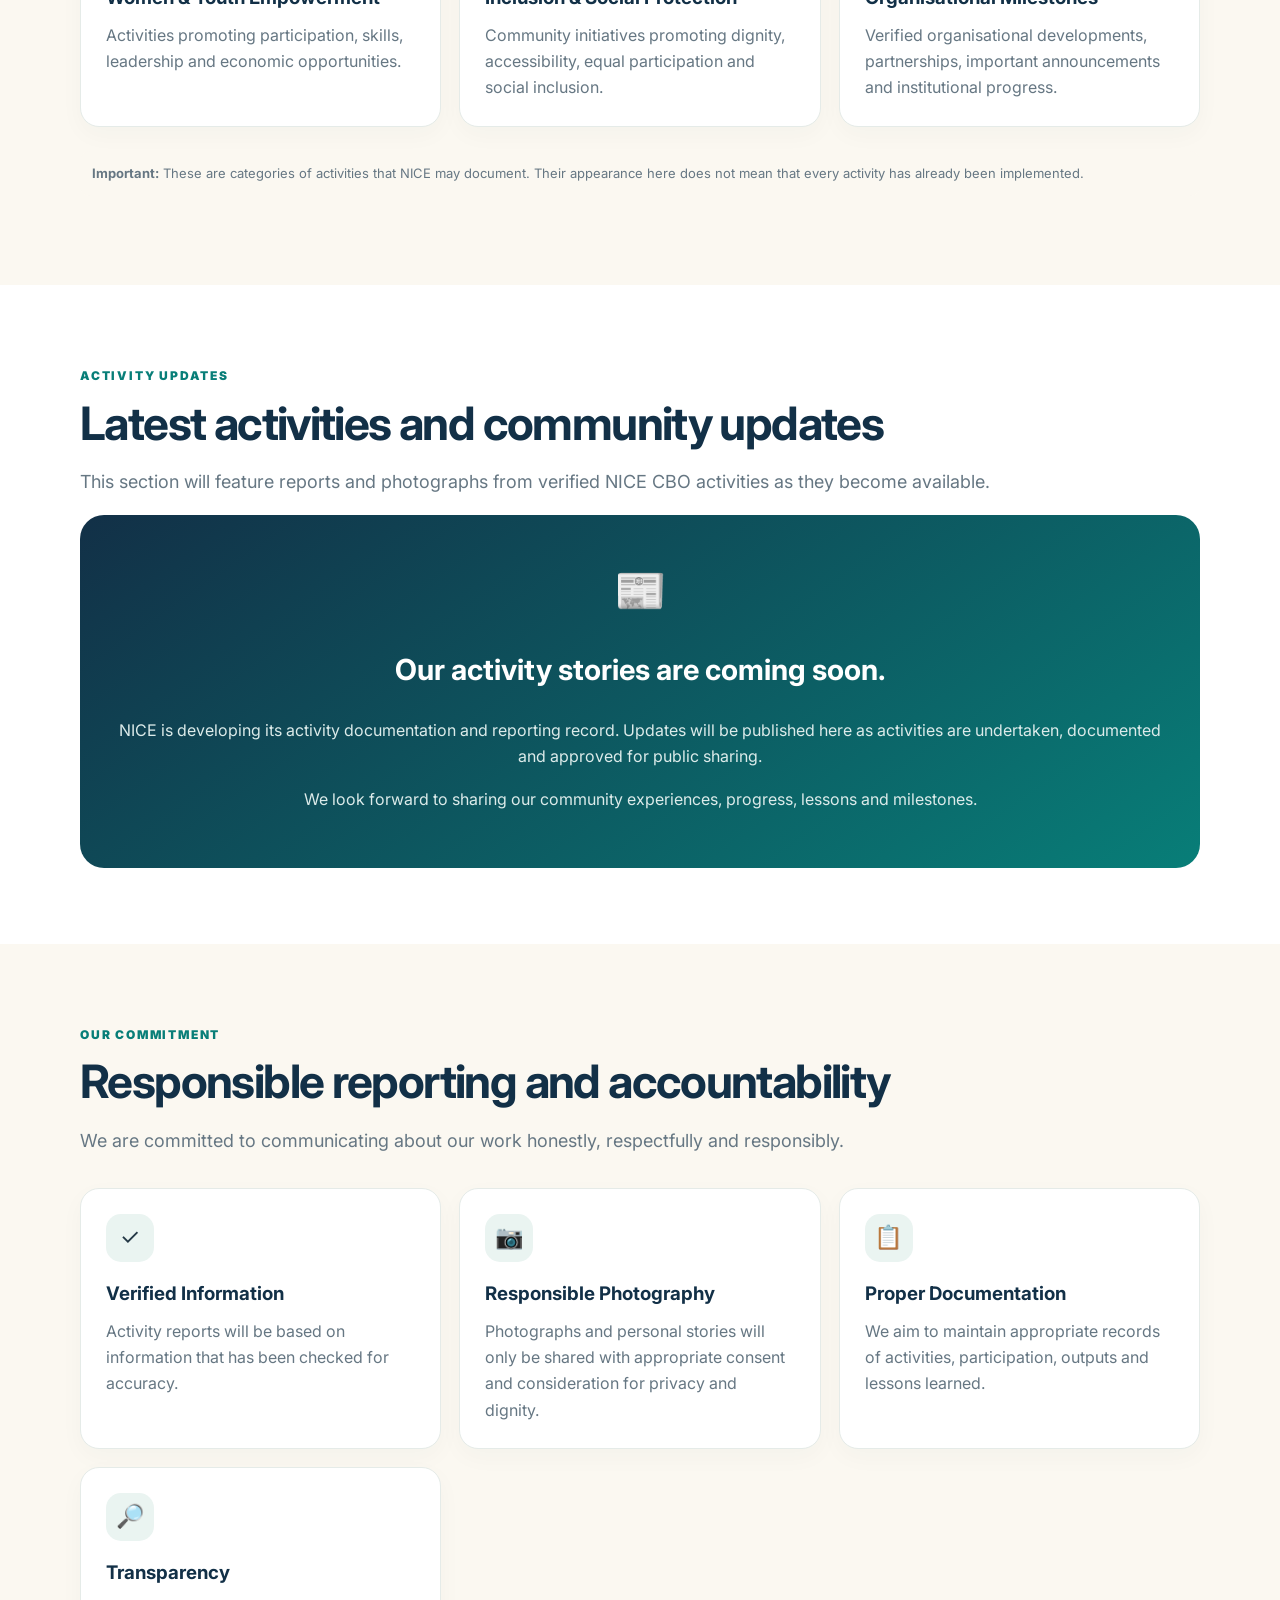
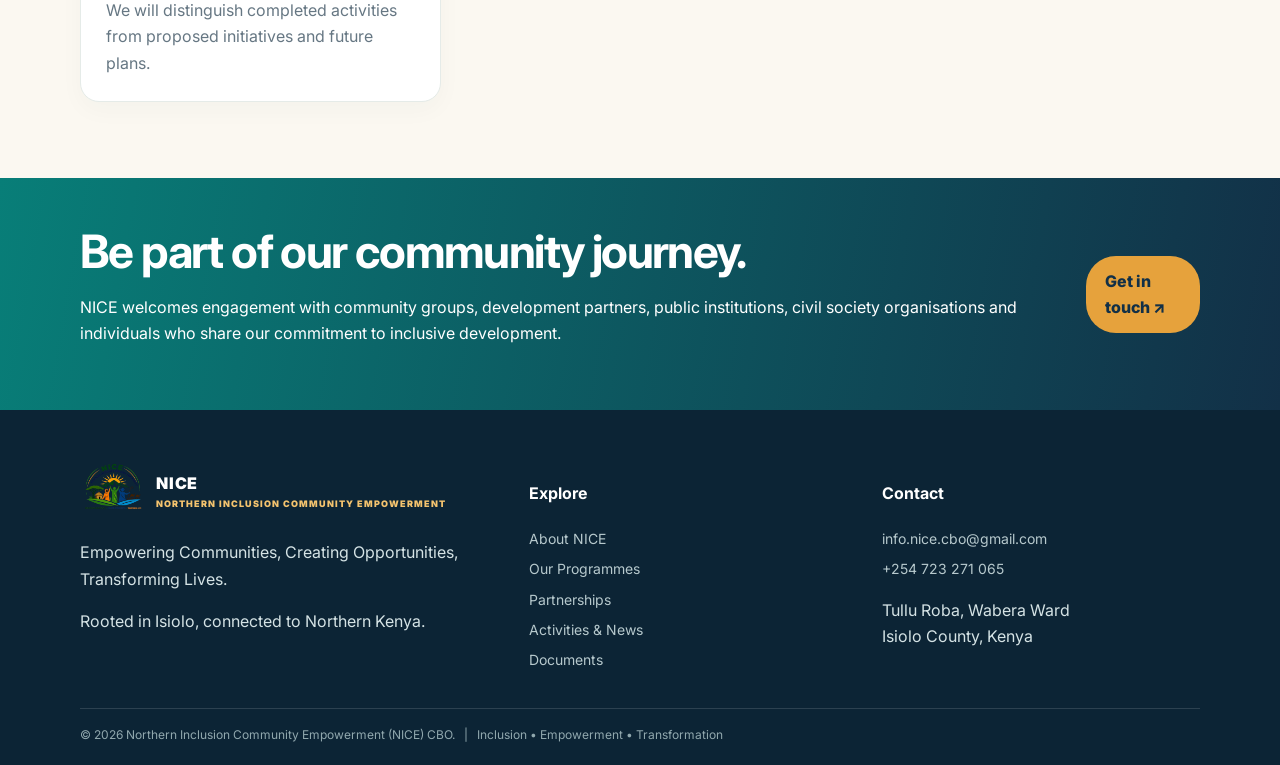
<file: activities.html>
<!doctype html>
<html lang="en">
<head>
    <meta charset="utf-8">
    <meta name="viewport" content="width=device-width, initial-scale=1">

    <meta name="description" content="Discover verified community activities, events, organisational updates and milestones of Northern Inclusion Community Empowerment (NICE) CBO in Isiolo County, Kenya.">

    <meta name="keywords" content="NICE CBO activities, NICE CBO news, community activities Isiolo, community development Kenya, Northern Inclusion Community Empowerment">

    <meta name="author" content="Northern Inclusion Community Empowerment CBO">

    <title>Activities &amp; News | NICE CBO</title>

    <link rel="stylesheet" href="assets/style.css">
    <link rel="preconnect" href="https://fonts.googleapis.com">
    <link href="https://fonts.googleapis.com/css2?family=Inter:wght@400;500;600;700;800;900&display=swap" rel="stylesheet">
</head>

<body>

<div class="top">
    <div class="wrap">
        <span>📍 Tullu Roba, Wabera Ward, Isiolo County, Kenya</span>
        <span>✉ info.nice.cbo@gmail.com &nbsp; | &nbsp; ☎ +254 723 271 065</span>
    </div>
</div>

<header>
    <div class="wrap">
        <nav>
            <a class="brand" href="index.html">
                <img src="assets/nice-logo.png" alt="NICE CBO Official Logo" class="site-logo">
                <span>NICE<small>NORTHERN INCLUSION COMMUNITY EMPOWERMENT</small></span>
            </a>

            <button class="menu" aria-label="Menu">☰</button>

            <div class="links">
                <a href="index.html">Home</a>
                <a href="about.html">About NICE</a>
                <a href="programmes.html">Programmes</a>
                <a href="partnerships.html">Partnerships</a>
                <a href="activities.html" class="active">Activities &amp; News</a>
                <a href="documents.html">Documents</a>
                <a href="contact.html">Contact</a>
            </div>

            <a class="pillbtn" href="contact.html">Partner with us ↗</a>
        </nav>
    </div>
</header>

<main>

<!-- PAGE INTRODUCTION -->
<section class="pagehero">
    <div class="wrap">
        <span class="eyebrow">ACTIVITIES &amp; NEWS</span>

        <h1>Our journey of inclusion, empowerment and community action.</h1>

        <p>
            Follow NICE CBO's organisational journey, community engagements,
            activities, events and milestones as we work towards inclusive
            and sustainable community development.
        </p>
    </div>
</section>

<!-- INTRODUCTION -->
<section class="pad">
    <div class="wrap">

        <span class="kicker">Our community journey</span>

        <h2>Documenting progress. Sharing experiences. Building trust.</h2>

        <p class="lead">
            We believe that documenting activities and sharing verified
            information are important parts of organisational transparency,
            learning and accountability.
        </p>

        <p>
            This page will provide updates on NICE CBO's activities,
            community engagements, organisational events and other
            developments. Information will be published as activities
            take place and after the relevant details have been verified.
        </p>

    </div>
</section>

<!-- ACTIVITY CATEGORIES -->
<section class="pad soft">
    <div class="wrap">

        <span class="kicker">What we will share</span>

        <h2>Our areas of community engagement</h2>

        <p class="lead">
            Updates may cover the following areas, in line with NICE's
            objectives and thematic priorities.
        </p>

        <div class="grid">

            <div class="card">
                <div class="ico">🤝</div>
                <h3>Community Engagement</h3>
                <p>
                    Community meetings, consultations, dialogue,
                    participation forums and local engagement activities.
                </p>
            </div>

            <div class="card">
                <div class="ico">📚</div>
                <h3>Training &amp; Capacity Building</h3>
                <p>
                    Verified training sessions, workshops, learning
                    events and capacity-building activities.
                </p>
            </div>

            <div class="card">
                <div class="ico">🌱</div>
                <h3>Environment &amp; Climate Action</h3>
                <p>
                    Environmental awareness, conservation activities,
                    community clean-ups and climate-related initiatives.
                </p>
            </div>

            <div class="card">
                <div class="ico">👩</div>
                <h3>Women &amp; Youth Empowerment</h3>
                <p>
                    Activities promoting participation, skills,
                    leadership and economic opportunities.
                </p>
            </div>

            <div class="card">
                <div class="ico">♿</div>
                <h3>Inclusion &amp; Social Protection</h3>
                <p>
                    Community initiatives promoting dignity, accessibility,
                    equal participation and social inclusion.
                </p>
            </div>

            <div class="card">
                <div class="ico">🏢</div>
                <h3>Organisational Milestones</h3>
                <p>
                    Verified organisational developments, partnerships,
                    important announcements and institutional progress.
                </p>
            </div>

        </div>

        <p class="notice" style="margin-top:24px">
            <strong>Important:</strong>
            These are categories of activities that NICE may document.
            Their appearance here does not mean that every activity
            has already been implemented.
        </p>

    </div>
</section>

<!-- LATEST ACTIVITIES -->
<section class="pad">
    <div class="wrap">

        <span class="kicker">Activity updates</span>

        <h2>Latest activities and community updates</h2>

        <p class="lead">
            This section will feature reports and photographs from
            verified NICE CBO activities as they become available.
        </p>

        <div class="panel" style="text-align:center;padding:40px 24px">

            <div style="font-size:42px;margin-bottom:12px">📰</div>

            <h3>Our activity stories are coming soon.</h3>

            <p>
                NICE is developing its activity documentation and
                reporting record. Updates will be published here
                as activities are undertaken, documented and approved
                for public sharing.
            </p>

            <p>
                We look forward to sharing our community experiences,
                progress, lessons and milestones.
            </p>

        </div>

    </div>
</section>

<!-- ACCOUNTABILITY -->
<section class="pad soft">
    <div class="wrap">

        <span class="kicker">Our commitment</span>

        <h2>Responsible reporting and accountability</h2>

        <p class="lead">
            We are committed to communicating about our work honestly,
            respectfully and responsibly.
        </p>

        <div class="grid">

            <div class="card">
                <div class="ico">✓</div>
                <h3>Verified Information</h3>
                <p>
                    Activity reports will be based on information
                    that has been checked for accuracy.
                </p>
            </div>

            <div class="card">
                <div class="ico">📷</div>
                <h3>Responsible Photography</h3>
                <p>
                    Photographs and personal stories will only be
                    shared with appropriate consent and consideration
                    for privacy and dignity.
                </p>
            </div>

            <div class="card">
                <div class="ico">📋</div>
                <h3>Proper Documentation</h3>
                <p>
                    We aim to maintain appropriate records of activities,
                    participation, outputs and lessons learned.
                </p>
            </div>

            <div class="card">
                <div class="ico">🔎</div>
                <h3>Transparency</h3>
                <p>
                    We will distinguish completed activities from
                    proposed initiatives and future plans.
                </p>
            </div>

        </div>

    </div>
</section>

<!-- INVITATION -->
<section class="cta">
    <div class="wrap">

        <div>
            <h2>Be part of our community journey.</h2>

            <p>
                NICE welcomes engagement with community groups,
                development partners, public institutions,
                civil society organisations and individuals
                who share our commitment to inclusive development.
            </p>
        </div>

        <a class="btn gold" href="contact.html">Get in touch ↗</a>

    </div>
</section>

</main>

<footer>
    <div class="wrap">

        <div class="footgrid">

            <div>
                <div class="brand" style="color:white">
                    <img src="assets/nice-logo.png" alt="NICE CBO Official Logo" class="site-logo">

                    <span>
                        NICE
                        <small style="color:#f4c36e">
                            NORTHERN INCLUSION COMMUNITY EMPOWERMENT
                        </small>
                    </span>
                </div>

                <p>
                    Empowering Communities, Creating Opportunities,
                    Transforming Lives.
                </p>

                <p>Rooted in Isiolo, connected to Northern Kenya.</p>
            </div>

            <div>
                <h4>Explore</h4>
                <a href="about.html">About NICE</a>
                <a href="programmes.html">Our Programmes</a>
                <a href="partnerships.html">Partnerships</a>
                <a href="activities.html">Activities &amp; News</a>
                <a href="documents.html">Documents</a>
            </div>

            <div>
                <h4>Contact</h4>
                <a href="mailto:info.nice.cbo@gmail.com">info.nice.cbo@gmail.com</a>
                <a href="tel:+254723271065">+254 723 271 065</a>

                <p>
                    Tullu Roba, Wabera Ward<br>
                    Isiolo County, Kenya
                </p>
            </div>

        </div>

        <div class="copy">
            © <span data-year></span>
            Northern Inclusion Community Empowerment (NICE) CBO.
            &nbsp; | &nbsp; Inclusion • Empowerment • Transformation
        </div>

    </div>
</footer>

<script src="assets/site.js"></script>

</body>
</html>
</file>
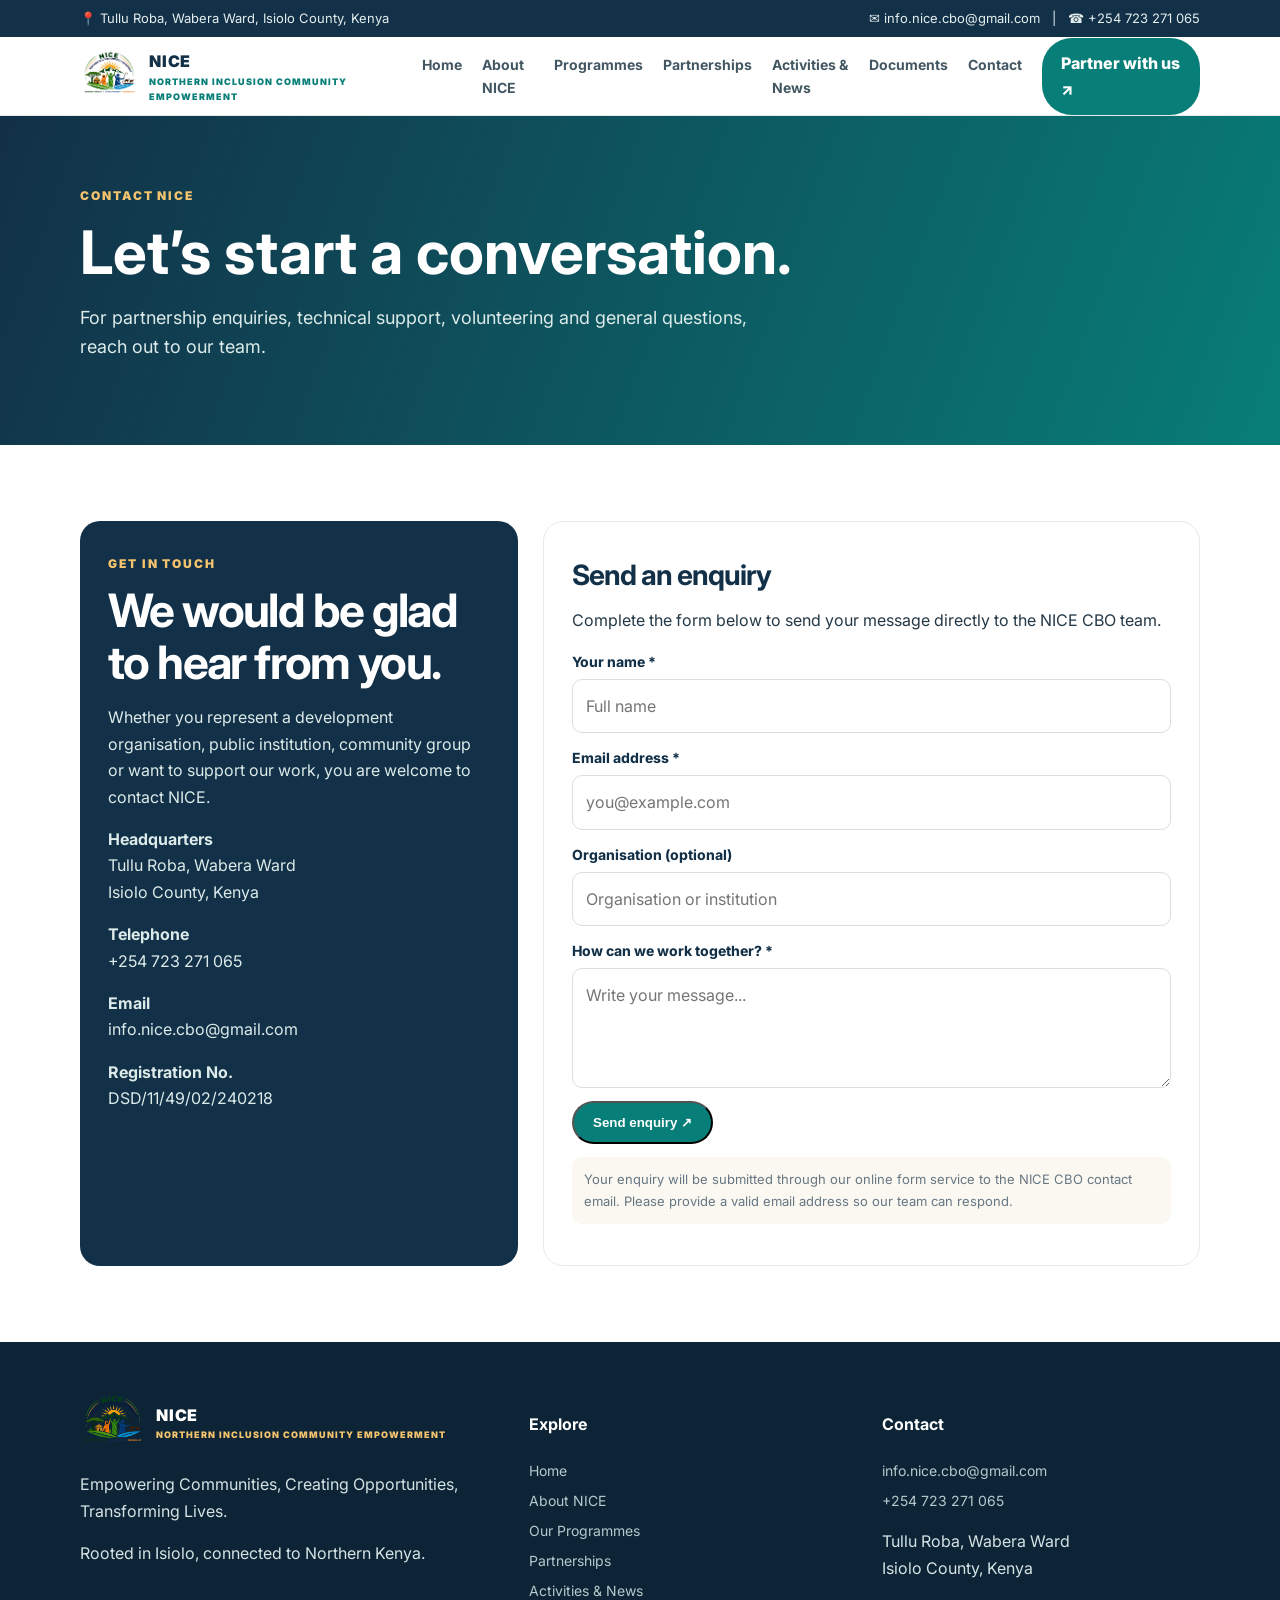
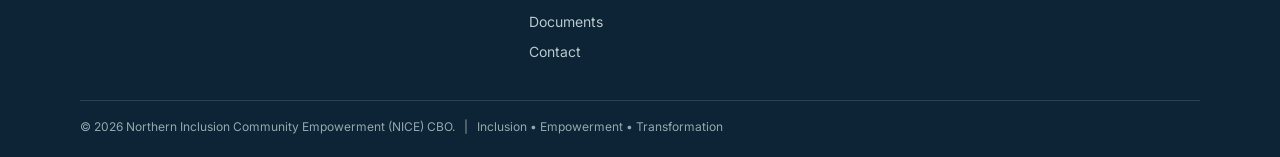
<file: contact.html>
<!doctype html>
<html lang="en">
<head>
    <meta charset="utf-8">
    <meta name="viewport" content="width=device-width,initial-scale=1">
    <meta name="description" content="Northern Inclusion Community Empowerment (NICE) CBO — inclusive community development, environmental sustainability and economic empowerment.">
    <title>Contact | NICE CBO</title>
    <link rel="stylesheet" href="assets/style.css">
    <link rel="preconnect" href="https://fonts.googleapis.com">
    <link href="https://fonts.googleapis.com/css2?family=Inter:wght@400;500;600;700;800;900&display=swap" rel="stylesheet">
</head>

<body>

    <div class="top">
        <div class="wrap">
            <span>📍 Tullu Roba, Wabera Ward, Isiolo County, Kenya</span>
            <span>✉ info.nice.cbo@gmail.com &nbsp; | &nbsp; ☎ +254 723 271 065</span>
        </div>
    </div>

    <header>
        <div class="wrap">
            <nav>
                <a class="brand" href="index.html">
                    <img src="assets/nice-logo.png" alt="NICE CBO Official Logo" class="site-logo">
                    <span>
                        NICE
                        <small>NORTHERN INCLUSION COMMUNITY EMPOWERMENT</small>
                    </span>
                </a>

                <button class="menu" aria-label="Menu">☰</button>

                <div class="links">
                    <a href="index.html">Home</a>
                    <a href="about.html">About NICE</a>
                    <a href="programmes.html">Programmes</a>
                    <a href="partnerships.html">Partnerships</a>
                    <a href="activities.html">Activities &amp; News</a>
                    <a href="documents.html">Documents</a>
                    <a href="contact.html" class="active">Contact</a>
                </div>

                <a class="pillbtn" href="contact.html">Partner with us ↗</a>
            </nav>
        </div>
    </header>

    <main>

        <section class="pagehero">
            <div class="wrap">
                <span class="eyebrow">CONTACT NICE</span>
                <h1>Let’s start a conversation.</h1>
                <p>For partnership enquiries, technical support, volunteering and general questions, reach out to our team.</p>
            </div>
        </section>

        <section class="pad">
            <div class="wrap contact">

                <div class="darkcard">
                    <span class="eyebrow">GET IN TOUCH</span>

                    <h2 style="color:white">We would be glad to hear from you.</h2>

                    <p>Whether you represent a development organisation, public institution, community group or want to support our work, you are welcome to contact NICE.</p>

                    <p>
                        <b>Headquarters</b><br>
                        Tullu Roba, Wabera Ward<br>
                        Isiolo County, Kenya
                    </p>

                    <p>
                        <b>Telephone</b><br>
                        <a href="tel:+254723271065">+254 723 271 065</a>
                    </p>

                    <p>
                        <b>Email</b><br>
                        <a href="mailto:info.nice.cbo@gmail.com">info.nice.cbo@gmail.com</a>
                    </p>

                    <p>
                        <b>Registration No.</b><br>
                        DSD/11/49/02/240218
                    </p>
                </div>

                <div class="formcard">
                    <h2 style="font-size:28px">Send an enquiry</h2>

                    <p>Complete the form below to send your message directly to the NICE CBO team.</p>

                    <form action="https://api.web3forms.com/submit" method="POST">

                        <input type="hidden" name="access_key" value="29a5ac70-650e-43d2-82c3-701574401f6e">
                        <input type="hidden" name="subject" value="New enquiry from NICE CBO website">
                        <input type="hidden" name="from_name" value="NICE CBO Website">

                        <input type="checkbox" name="botcheck" style="display:none">

                        <div class="field">
                            <label>Your name *</label>
                            <input type="text" name="name" required placeholder="Full name">
                        </div>

                        <div class="field">
                            <label>Email address *</label>
                            <input type="email" name="email" required placeholder="you@example.com">
                        </div>

                        <div class="field">
                            <label>Organisation (optional)</label>
                            <input type="text" name="org" placeholder="Organisation or institution">
                        </div>

                        <div class="field">
                            <label>How can we work together? *</label>
                            <textarea name="message" required placeholder="Write your message..."></textarea>
                        </div>

                        <div class="h-captcha" data-captcha="true"></div>

                        <button class="btn" type="submit">Send enquiry ↗</button>

                    </form>

                    <p class="notice">Your enquiry will be submitted through our online form service to the NICE CBO contact email. Please provide a valid email address so our team can respond.</p>
                </div>

            </div>
        </section>

    </main>

    <footer>
        <div class="wrap">
            <div class="footgrid">

                <div>
                    <div class="brand" style="color:white">
                        <img src="assets/nice-logo.png" alt="NICE CBO Official Logo" class="site-logo">
                        <span>
                            NICE
                            <small style="color:#f4c36e">NORTHERN INCLUSION COMMUNITY EMPOWERMENT</small>
                        </span>
                    </div>

                    <p>Empowering Communities, Creating Opportunities, Transforming Lives.</p>
                    <p>Rooted in Isiolo, connected to Northern Kenya.</p>
                </div>

                <div>
                    <h4>Explore</h4>
                    <a href="index.html">Home</a>
                    <a href="about.html">About NICE</a>
                    <a href="programmes.html">Our Programmes</a>
                    <a href="partnerships.html">Partnerships</a>
                    <a href="activities.html">Activities &amp; News</a>
                    <a href="documents.html">Documents</a>
                    <a href="contact.html">Contact</a>
                </div>

                <div>
                    <h4>Contact</h4>
                    <a href="mailto:info.nice.cbo@gmail.com">info.nice.cbo@gmail.com</a>
                    <a href="tel:+254723271065">+254 723 271 065</a>
                    <p>Tullu Roba, Wabera Ward<br>Isiolo County, Kenya</p>
                </div>

            </div>

            <div class="copy">
                © <span data-year></span> Northern Inclusion Community Empowerment (NICE) CBO. &nbsp; | &nbsp; Inclusion • Empowerment • Transformation
            </div>
        </div>
    </footer>

    <script src="https://web3forms.com/client/script.js" async defer></script>
    <script src="assets/site.js"></script>

</body>
</html>
</file>
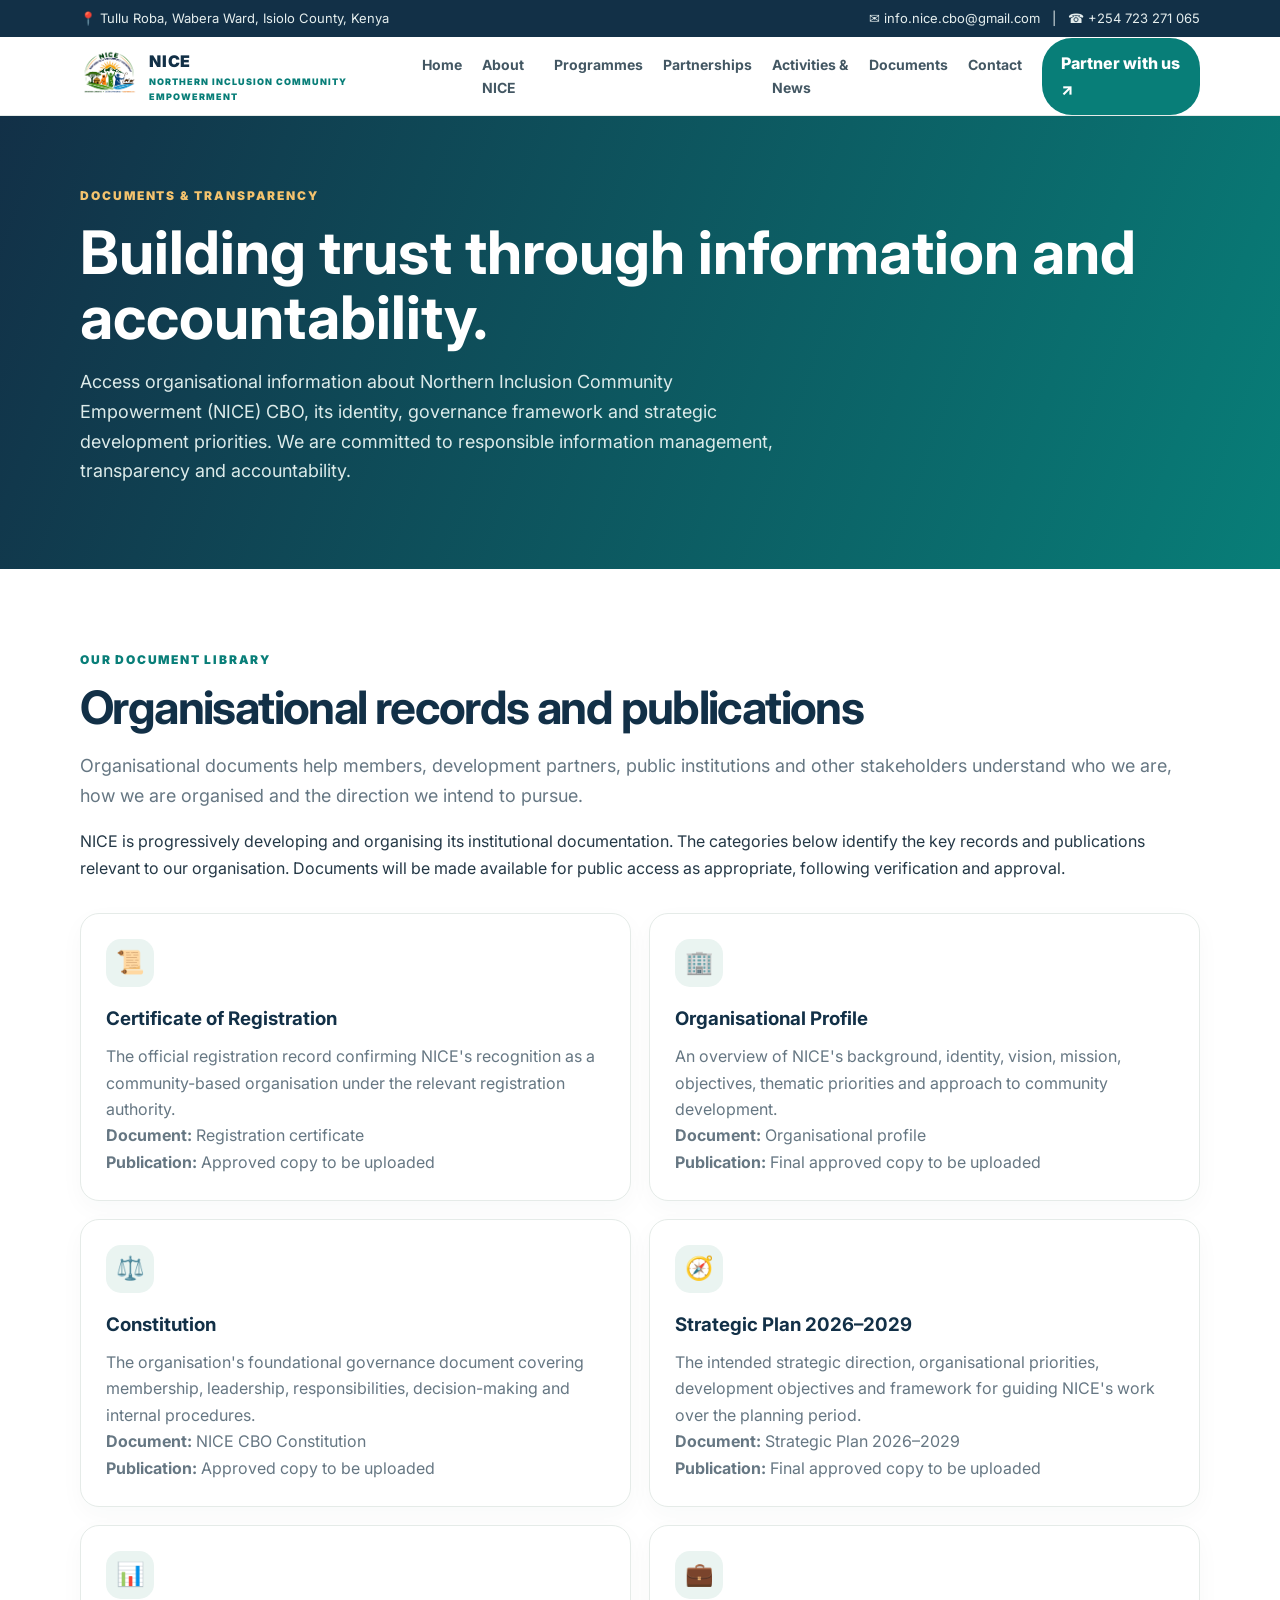
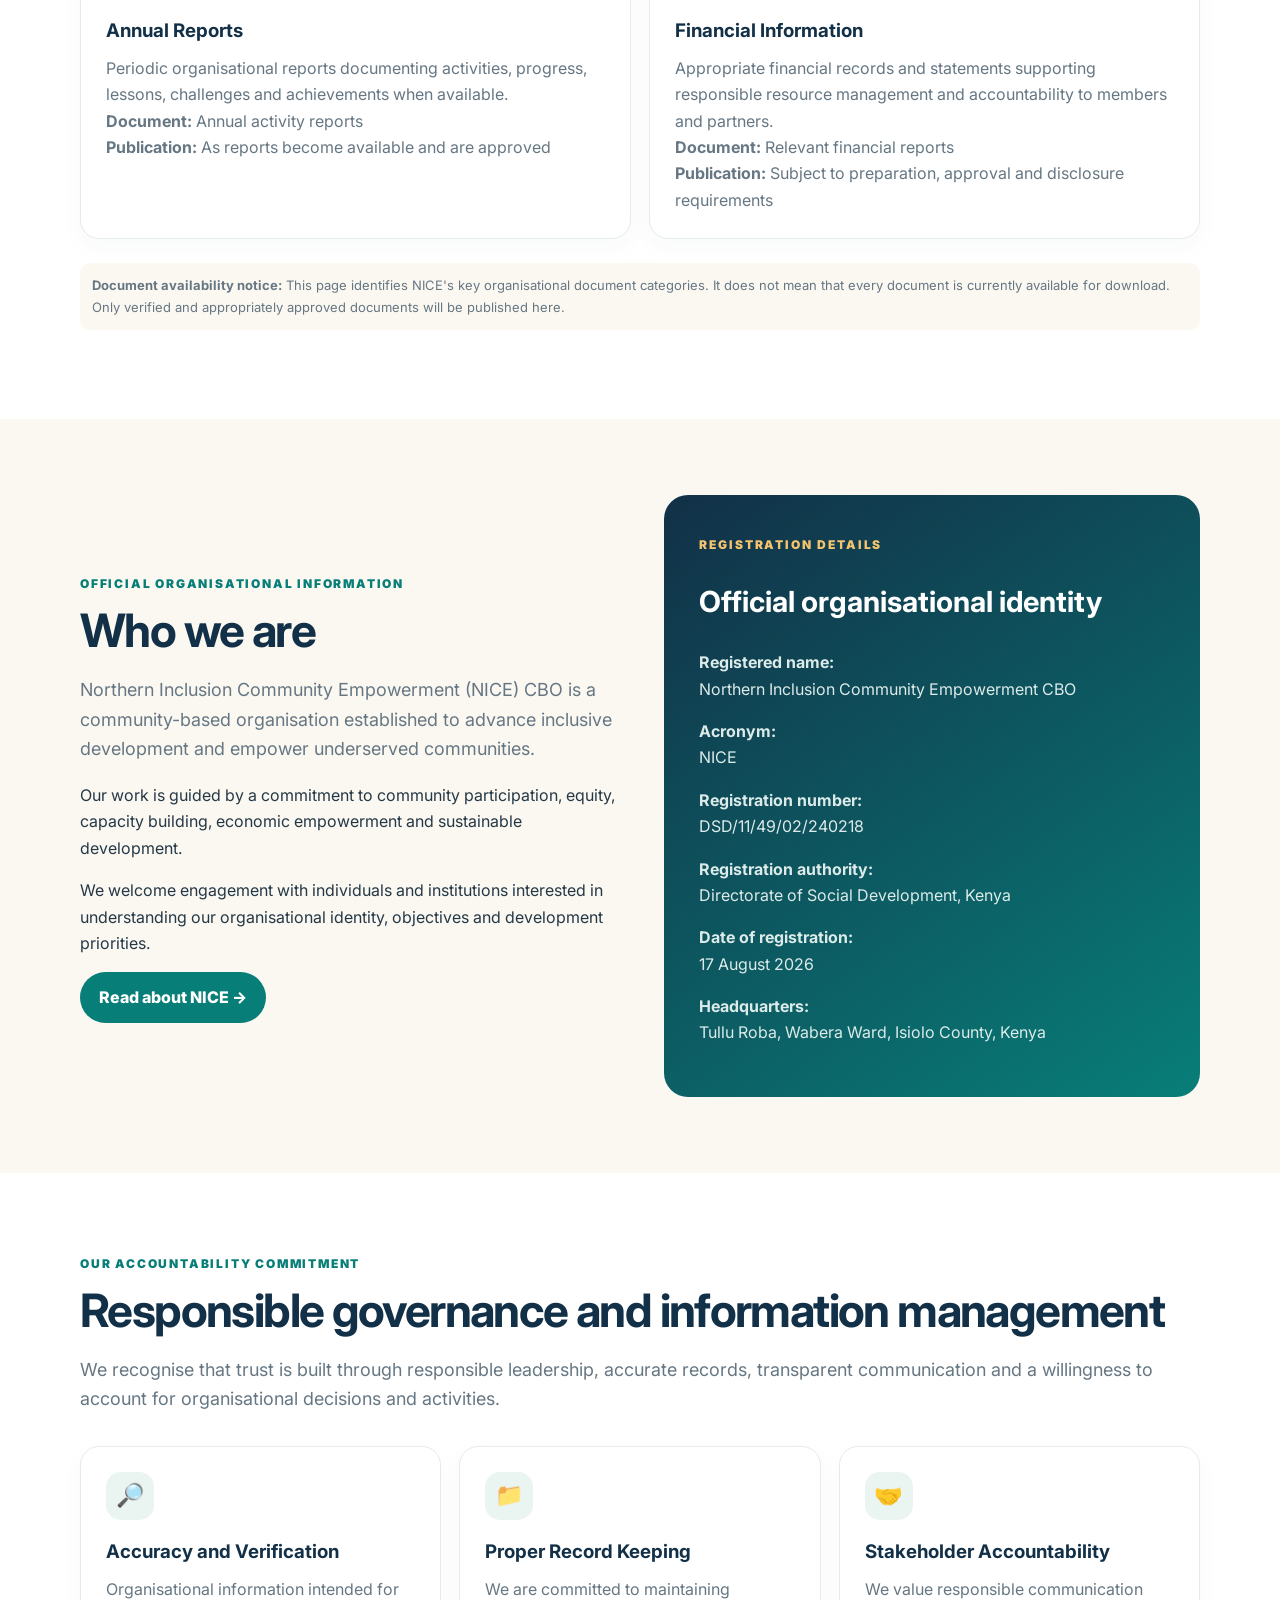
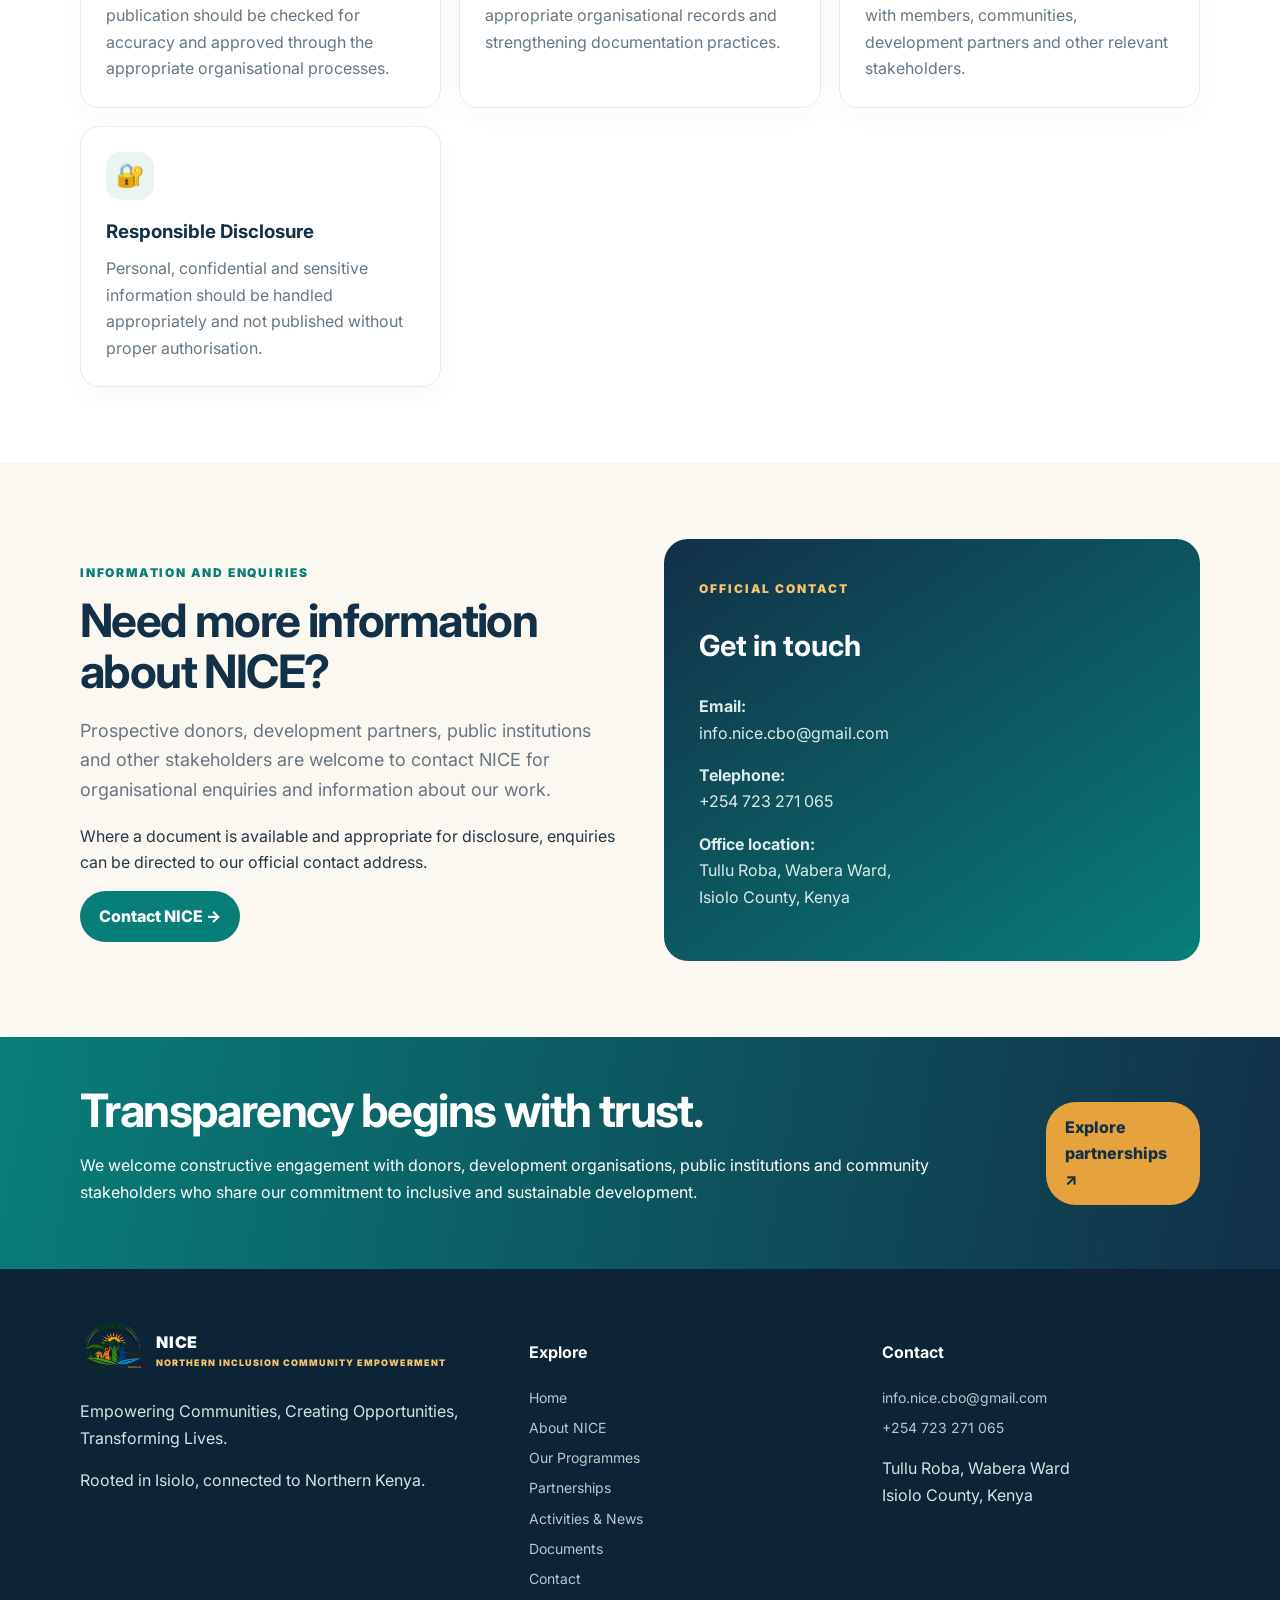
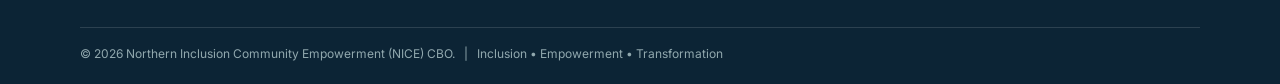
<file: documents.html>
<!doctype html>
<html lang="en">
<head>
    <meta charset="utf-8">
    <meta name="viewport" content="width=device-width, initial-scale=1">

    <meta name="description" content="Access organisational information and approved documents for Northern Inclusion Community Empowerment (NICE) CBO, a registered community-based organisation in Isiolo County, Kenya.">

    <meta name="keywords" content="NICE CBO documents, NICE CBO registration, organisational profile, constitution, strategic plan, Isiolo community organisation, Kenya">

    <meta name="author" content="Northern Inclusion Community Empowerment CBO">

    <title>Documents &amp; Organisational Information | NICE CBO</title>

    <link rel="stylesheet" href="assets/style.css">

    <link rel="preconnect" href="https://fonts.googleapis.com">
    <link href="https://fonts.googleapis.com/css2?family=Inter:wght@400;500;600;700;800;900&display=swap" rel="stylesheet">
</head>

<body>

<div class="top">
    <div class="wrap">
        <span>📍 Tullu Roba, Wabera Ward, Isiolo County, Kenya</span>
        <span>✉ info.nice.cbo@gmail.com &nbsp; | &nbsp; ☎ +254 723 271 065</span>
    </div>
</div>

<header>
    <div class="wrap">
        <nav>

            <a class="brand" href="index.html">
                <img src="assets/nice-logo.png" alt="NICE CBO Official Logo" class="site-logo">
                <span>
                    NICE
                    <small>NORTHERN INCLUSION COMMUNITY EMPOWERMENT</small>
                </span>
            </a>

            <button class="menu" aria-label="Menu">☰</button>

            <div class="links">
                <a href="index.html">Home</a>
                <a href="about.html">About NICE</a>
                <a href="programmes.html">Programmes</a>
                <a href="partnerships.html">Partnerships</a>
                <a href="activities.html">Activities &amp; News</a>
                <a href="documents.html" class="active">Documents</a>
                <a href="contact.html">Contact</a>
            </div>

            <a class="pillbtn" href="contact.html">Partner with us ↗</a>

        </nav>
    </div>
</header>

<main>

<!-- PAGE INTRODUCTION -->
<section class="pagehero">
    <div class="wrap">

        <span class="eyebrow">DOCUMENTS &amp; TRANSPARENCY</span>

        <h1>Building trust through information and accountability.</h1>

        <p>
            Access organisational information about Northern Inclusion
            Community Empowerment (NICE) CBO, its identity, governance
            framework and strategic development priorities.
            We are committed to responsible information management,
            transparency and accountability.
        </p>

    </div>
</section>

<!-- INTRODUCTION TO DOCUMENTS -->
<section class="pad">
    <div class="wrap">

        <span class="kicker">Our document library</span>

        <h2>Organisational records and publications</h2>

        <p class="lead">
            Organisational documents help members, development partners,
            public institutions and other stakeholders understand who
            we are, how we are organised and the direction we intend
            to pursue.
        </p>

        <p>
            NICE is progressively developing and organising its
            institutional documentation. The categories below identify
            the key records and publications relevant to our organisation.
            Documents will be made available for public access as
            appropriate, following verification and approval.
        </p>

        <div class="grid" style="grid-template-columns:1fr 1fr">

            <div class="card">
                <div class="ico">📜</div>

                <h3>Certificate of Registration</h3>

                <p>
                    The official registration record confirming
                    NICE's recognition as a community-based
                    organisation under the relevant registration
                    authority.
                </p>

                <p><strong>Document:</strong> Registration certificate</p>
                <p><strong>Publication:</strong> Approved copy to be uploaded</p>
            </div>

            <div class="card">
                <div class="ico">🏢</div>

                <h3>Organisational Profile</h3>

                <p>
                    An overview of NICE's background, identity,
                    vision, mission, objectives, thematic priorities
                    and approach to community development.
                </p>

                <p><strong>Document:</strong> Organisational profile</p>
                <p><strong>Publication:</strong> Final approved copy to be uploaded</p>
            </div>

            <div class="card">
                <div class="ico">⚖️</div>

                <h3>Constitution</h3>

                <p>
                    The organisation's foundational governance
                    document covering membership, leadership,
                    responsibilities, decision-making and
                    internal procedures.
                </p>

                <p><strong>Document:</strong> NICE CBO Constitution</p>
                <p><strong>Publication:</strong> Approved copy to be uploaded</p>
            </div>

            <div class="card">
                <div class="ico">🧭</div>

                <h3>Strategic Plan 2026–2029</h3>

                <p>
                    The intended strategic direction, organisational
                    priorities, development objectives and framework
                    for guiding NICE's work over the planning period.
                </p>

                <p><strong>Document:</strong> Strategic Plan 2026–2029</p>
                <p><strong>Publication:</strong> Final approved copy to be uploaded</p>
            </div>

            <div class="card">
                <div class="ico">📊</div>

                <h3>Annual Reports</h3>

                <p>
                    Periodic organisational reports documenting
                    activities, progress, lessons, challenges
                    and achievements when available.
                </p>

                <p><strong>Document:</strong> Annual activity reports</p>
                <p><strong>Publication:</strong> As reports become available and are approved</p>
            </div>

            <div class="card">
                <div class="ico">💼</div>

                <h3>Financial Information</h3>

                <p>
                    Appropriate financial records and statements
                    supporting responsible resource management
                    and accountability to members and partners.
                </p>

                <p><strong>Document:</strong> Relevant financial reports</p>
                <p><strong>Publication:</strong> Subject to preparation, approval and disclosure requirements</p>
            </div>

        </div>

        <p class="notice" style="margin-top:24px">
            <strong>Document availability notice:</strong>
            This page identifies NICE's key organisational document
            categories. It does not mean that every document is
            currently available for download. Only verified and
            appropriately approved documents will be published here.
        </p>

    </div>
</section>

<!-- ORGANISATIONAL IDENTITY -->
<section class="pad soft">
    <div class="wrap split">

        <div>

            <span class="kicker">Official organisational information</span>

            <h2>Who we are</h2>

            <p class="lead">
                Northern Inclusion Community Empowerment (NICE) CBO
                is a community-based organisation established to
                advance inclusive development and empower underserved
                communities.
            </p>

            <p>
                Our work is guided by a commitment to community
                participation, equity, capacity building, economic
                empowerment and sustainable development.
            </p>

            <p>
                We welcome engagement with individuals and institutions
                interested in understanding our organisational identity,
                objectives and development priorities.
            </p>

            <a class="btn" href="about.html">Read about NICE →</a>

        </div>

        <div class="panel">

            <span class="eyebrow">REGISTRATION DETAILS</span>

            <h3>Official organisational identity</h3>

            <p>
                <strong>Registered name:</strong><br>
                Northern Inclusion Community Empowerment CBO
            </p>

            <p>
                <strong>Acronym:</strong><br>
                NICE
            </p>

            <p>
                <strong>Registration number:</strong><br>
                DSD/11/49/02/240218
            </p>

            <p>
                <strong>Registration authority:</strong><br>
                Directorate of Social Development, Kenya
            </p>

            <p>
                <strong>Date of registration:</strong><br>
                17 August 2026
            </p>

            <p>
                <strong>Headquarters:</strong><br>
                Tullu Roba, Wabera Ward, Isiolo County, Kenya
            </p>

        </div>

    </div>
</section>

<!-- TRANSPARENCY COMMITMENTS -->
<section class="pad">
    <div class="wrap">

        <span class="kicker">Our accountability commitment</span>

        <h2>Responsible governance and information management</h2>

        <p class="lead">
            We recognise that trust is built through responsible
            leadership, accurate records, transparent communication
            and a willingness to account for organisational decisions
            and activities.
        </p>

        <div class="grid">

            <div class="card">
                <div class="ico">🔎</div>

                <h3>Accuracy and Verification</h3>

                <p>
                    Organisational information intended for publication
                    should be checked for accuracy and approved
                    through the appropriate organisational processes.
                </p>
            </div>

            <div class="card">
                <div class="ico">📁</div>

                <h3>Proper Record Keeping</h3>

                <p>
                    We are committed to maintaining appropriate
                    organisational records and strengthening
                    documentation practices.
                </p>
            </div>

            <div class="card">
                <div class="ico">🤝</div>

                <h3>Stakeholder Accountability</h3>

                <p>
                    We value responsible communication with members,
                    communities, development partners and other
                    relevant stakeholders.
                </p>
            </div>

            <div class="card">
                <div class="ico">🔐</div>

                <h3>Responsible Disclosure</h3>

                <p>
                    Personal, confidential and sensitive information
                    should be handled appropriately and not published
                    without proper authorisation.
                </p>
            </div>

        </div>

    </div>
</section>

<!-- DOCUMENT REQUESTS -->
<section class="pad soft">
    <div class="wrap split">

        <div>

            <span class="kicker">Information and enquiries</span>

            <h2>Need more information about NICE?</h2>

            <p class="lead">
                Prospective donors, development partners, public
                institutions and other stakeholders are welcome
                to contact NICE for organisational enquiries
                and information about our work.
            </p>

            <p>
                Where a document is available and appropriate
                for disclosure, enquiries can be directed
                to our official contact address.
            </p>

            <a class="btn" href="contact.html">Contact NICE →</a>

        </div>

        <div class="panel">

            <span class="eyebrow">OFFICIAL CONTACT</span>

            <h3>Get in touch</h3>

            <p>
                <strong>Email:</strong><br>
                <a href="mailto:info.nice.cbo@gmail.com">info.nice.cbo@gmail.com</a>
            </p>

            <p>
                <strong>Telephone:</strong><br>
                <a href="tel:+254723271065">+254 723 271 065</a>
            </p>

            <p>
                <strong>Office location:</strong><br>
                Tullu Roba, Wabera Ward,<br>
                Isiolo County, Kenya
            </p>

        </div>

    </div>
</section>

<!-- CALL TO ACTION -->
<section class="cta">
    <div class="wrap">

        <div>
            <h2>Transparency begins with trust.</h2>

            <p>
                We welcome constructive engagement with donors,
                development organisations, public institutions
                and community stakeholders who share our commitment
                to inclusive and sustainable development.
            </p>
        </div>

        <a class="btn gold" href="partnerships.html">Explore partnerships ↗</a>

    </div>
</section>

</main>

<footer>
    <div class="wrap">

        <div class="footgrid">

            <div>
                <div class="brand" style="color:white">
                    <img src="assets/nice-logo.png" alt="NICE CBO Official Logo" class="site-logo">

                    <span>
                        NICE
                        <small style="color:#f4c36e">
                            NORTHERN INCLUSION COMMUNITY EMPOWERMENT
                        </small>
                    </span>
                </div>

                <p>
                    Empowering Communities, Creating Opportunities,
                    Transforming Lives.
                </p>

                <p>Rooted in Isiolo, connected to Northern Kenya.</p>
            </div>

            <div>
                <h4>Explore</h4>
                <a href="index.html">Home</a>
                <a href="about.html">About NICE</a>
                <a href="programmes.html">Our Programmes</a>
                <a href="partnerships.html">Partnerships</a>
                <a href="activities.html">Activities &amp; News</a>
                <a href="documents.html">Documents</a>
                <a href="contact.html">Contact</a>
            </div>

            <div>
                <h4>Contact</h4>
                <a href="mailto:info.nice.cbo@gmail.com">info.nice.cbo@gmail.com</a>
                <a href="tel:+254723271065">+254 723 271 065</a>

                <p>
                    Tullu Roba, Wabera Ward<br>
                    Isiolo County, Kenya
                </p>
            </div>

        </div>

        <div class="copy">
            © <span data-year></span>
            Northern Inclusion Community Empowerment (NICE) CBO.
            &nbsp; | &nbsp; Inclusion • Empowerment • Transformation
        </div>

    </div>
</footer>

<script src="assets/site.js"></script>

</body>
</html>
</file>
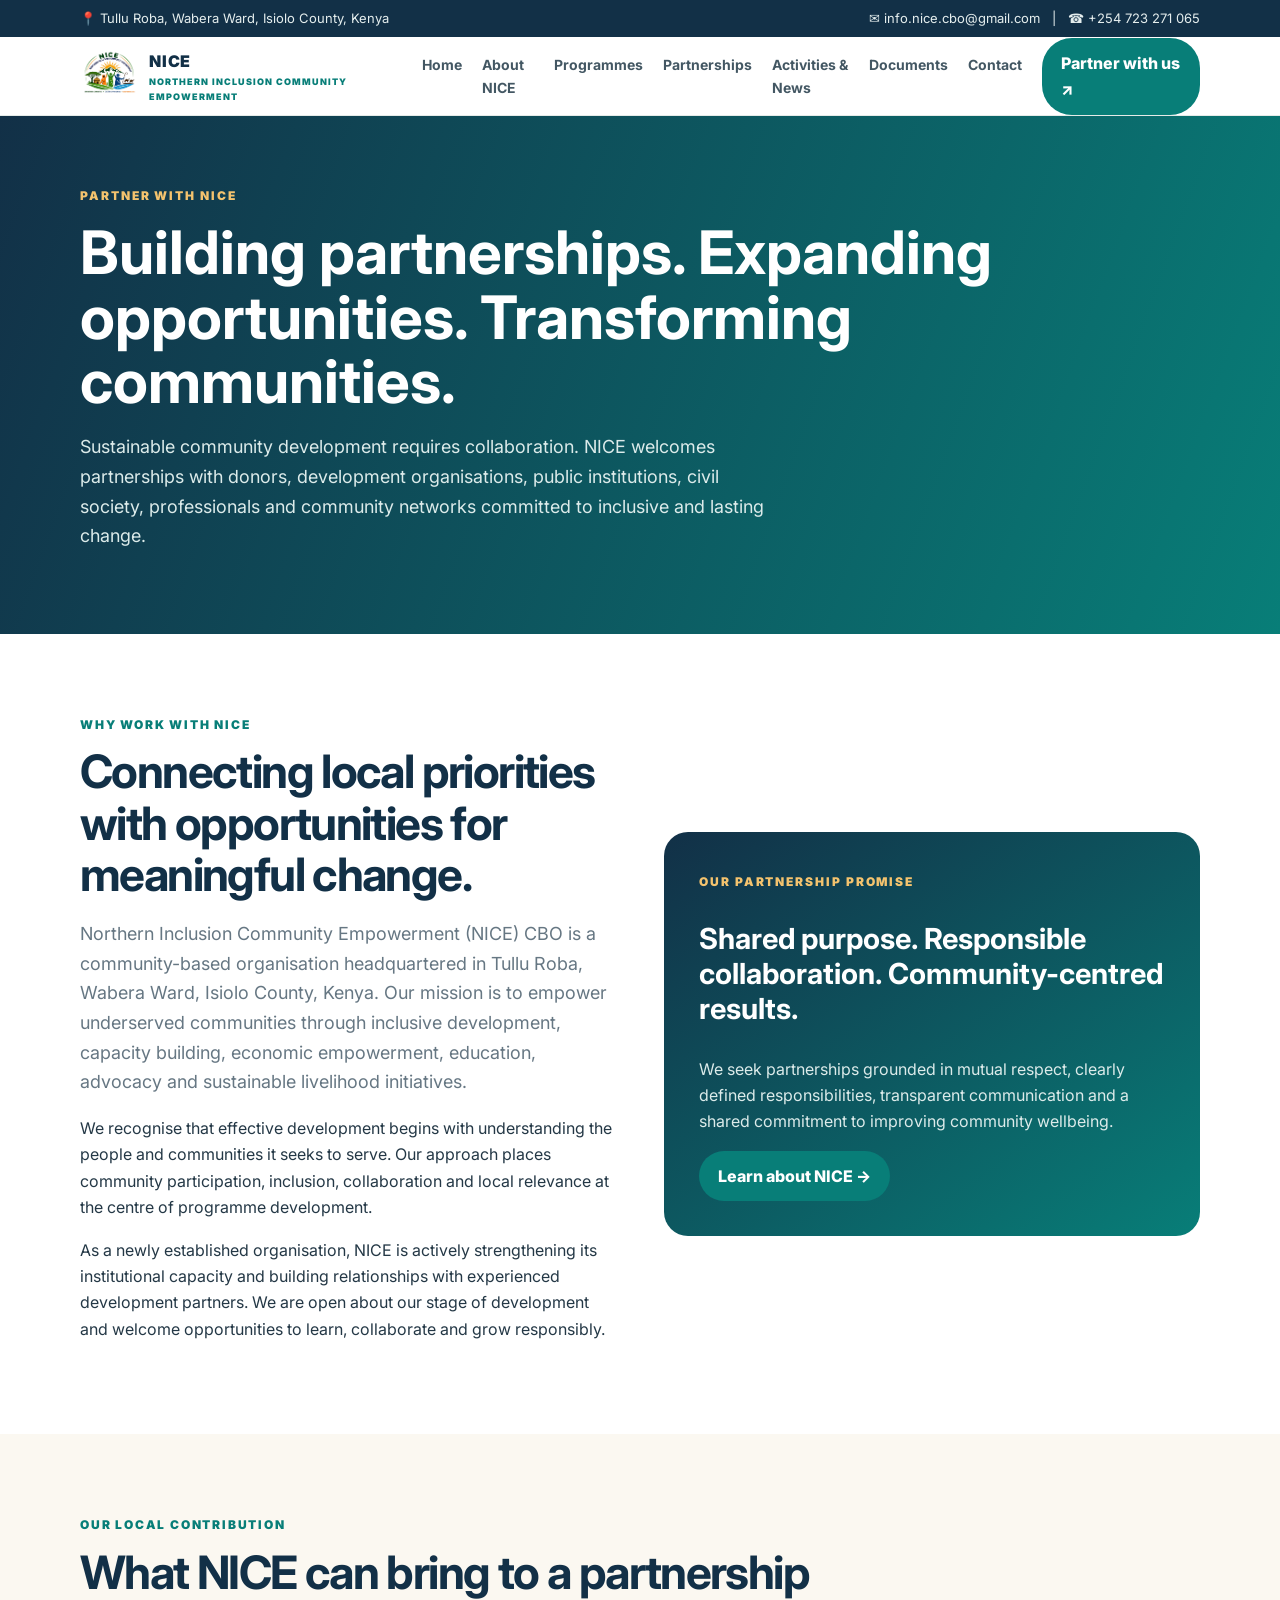
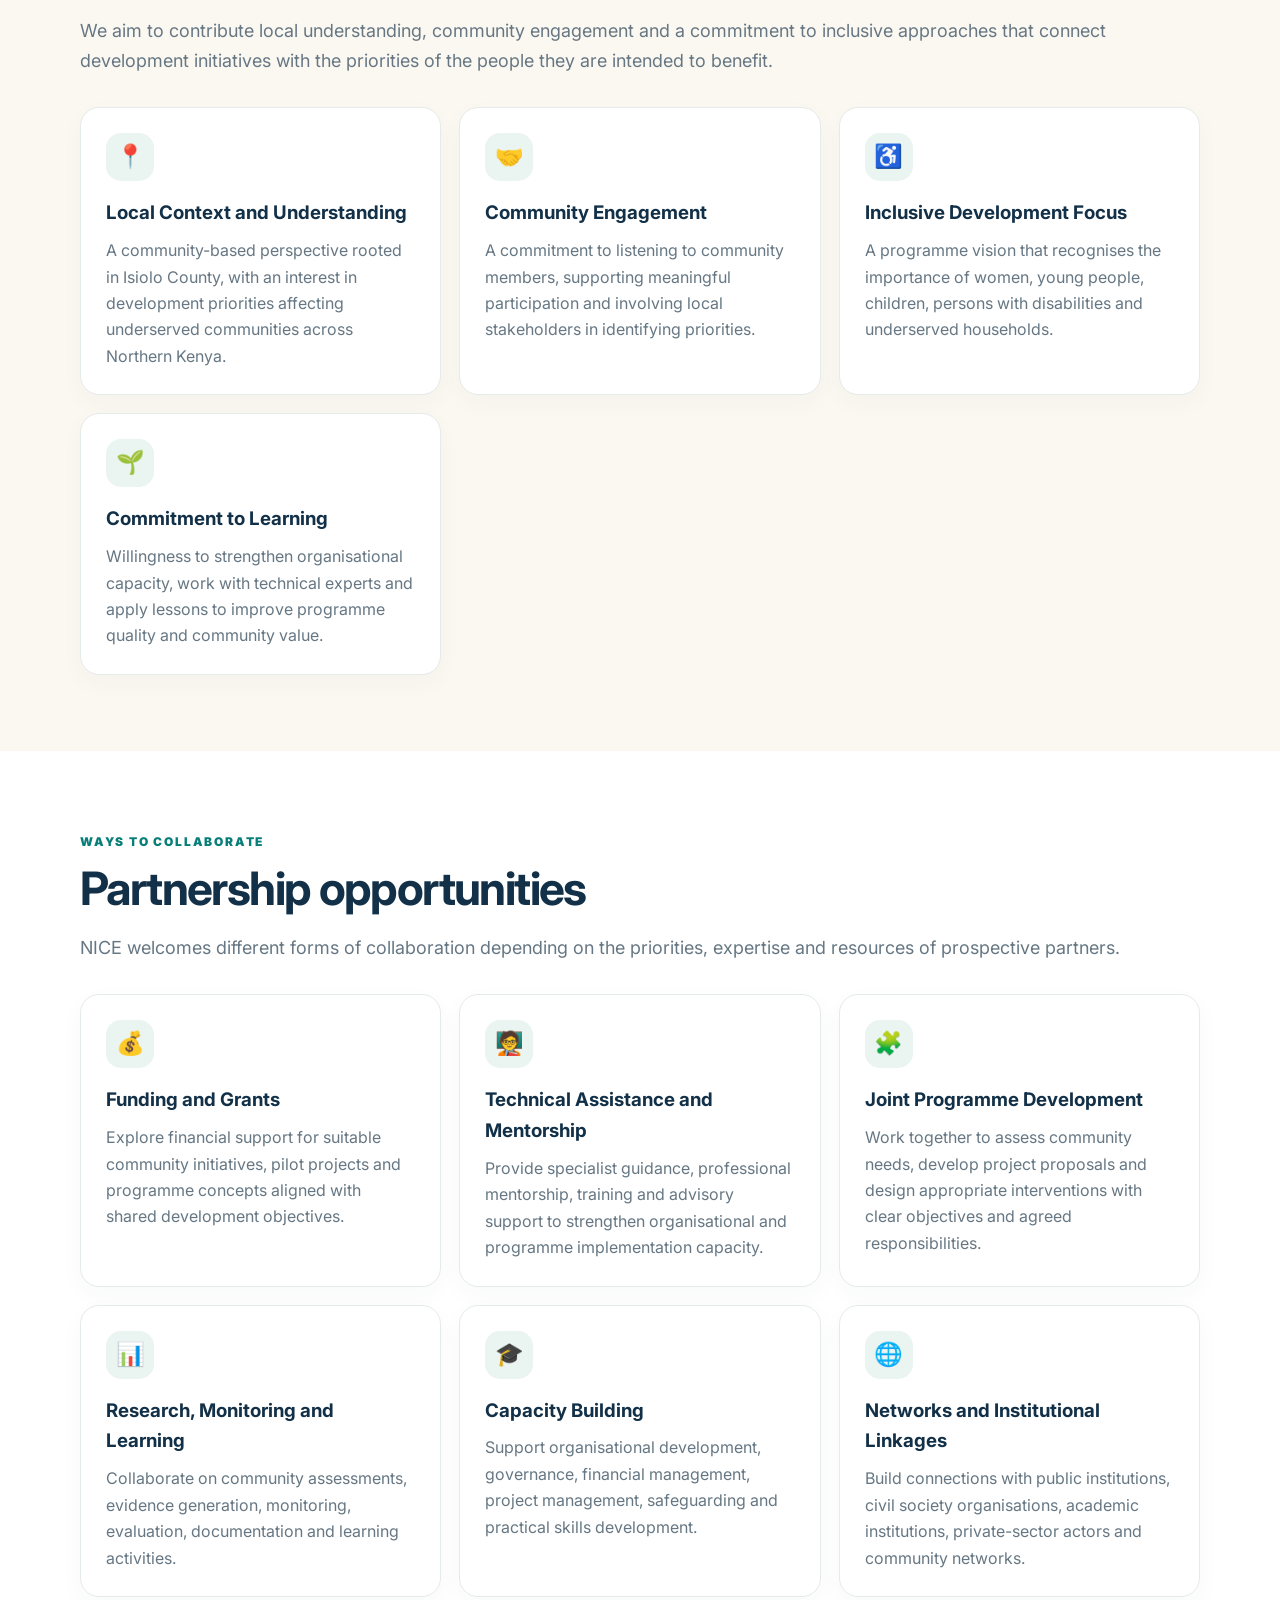
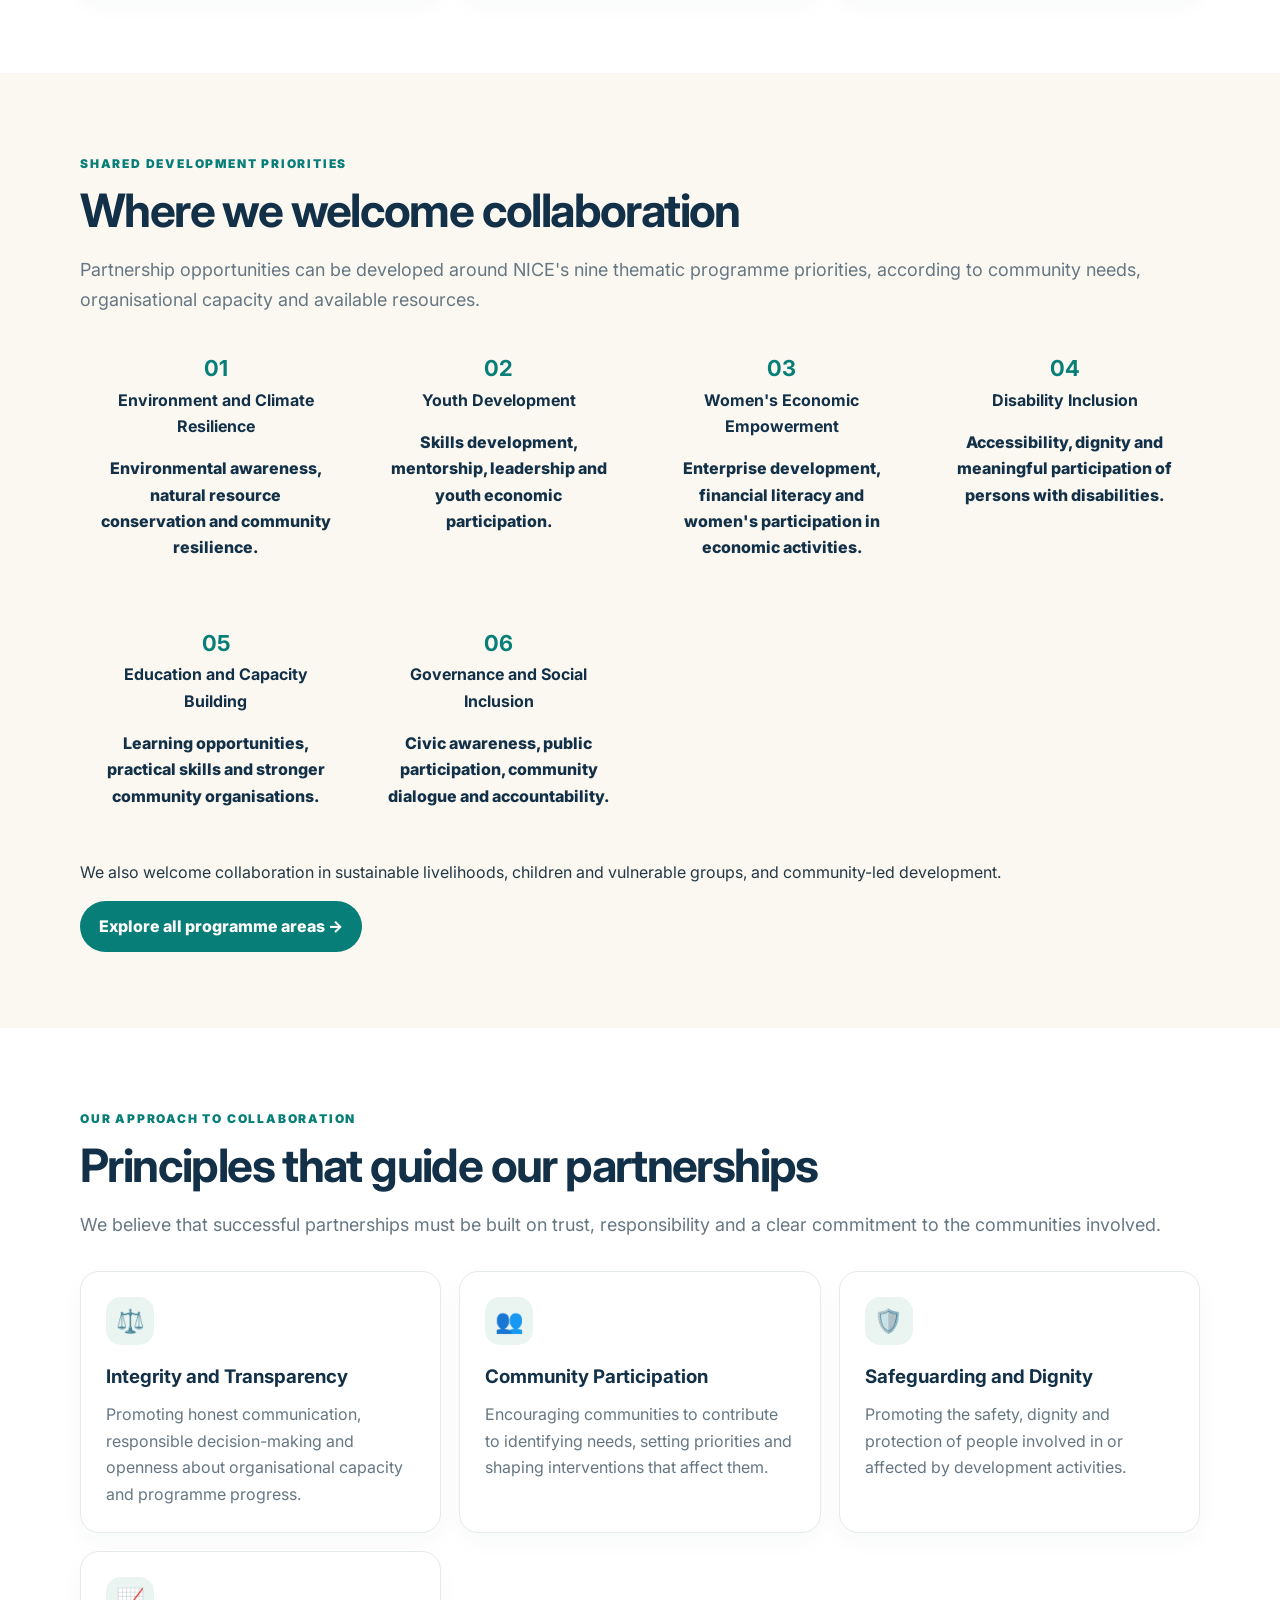
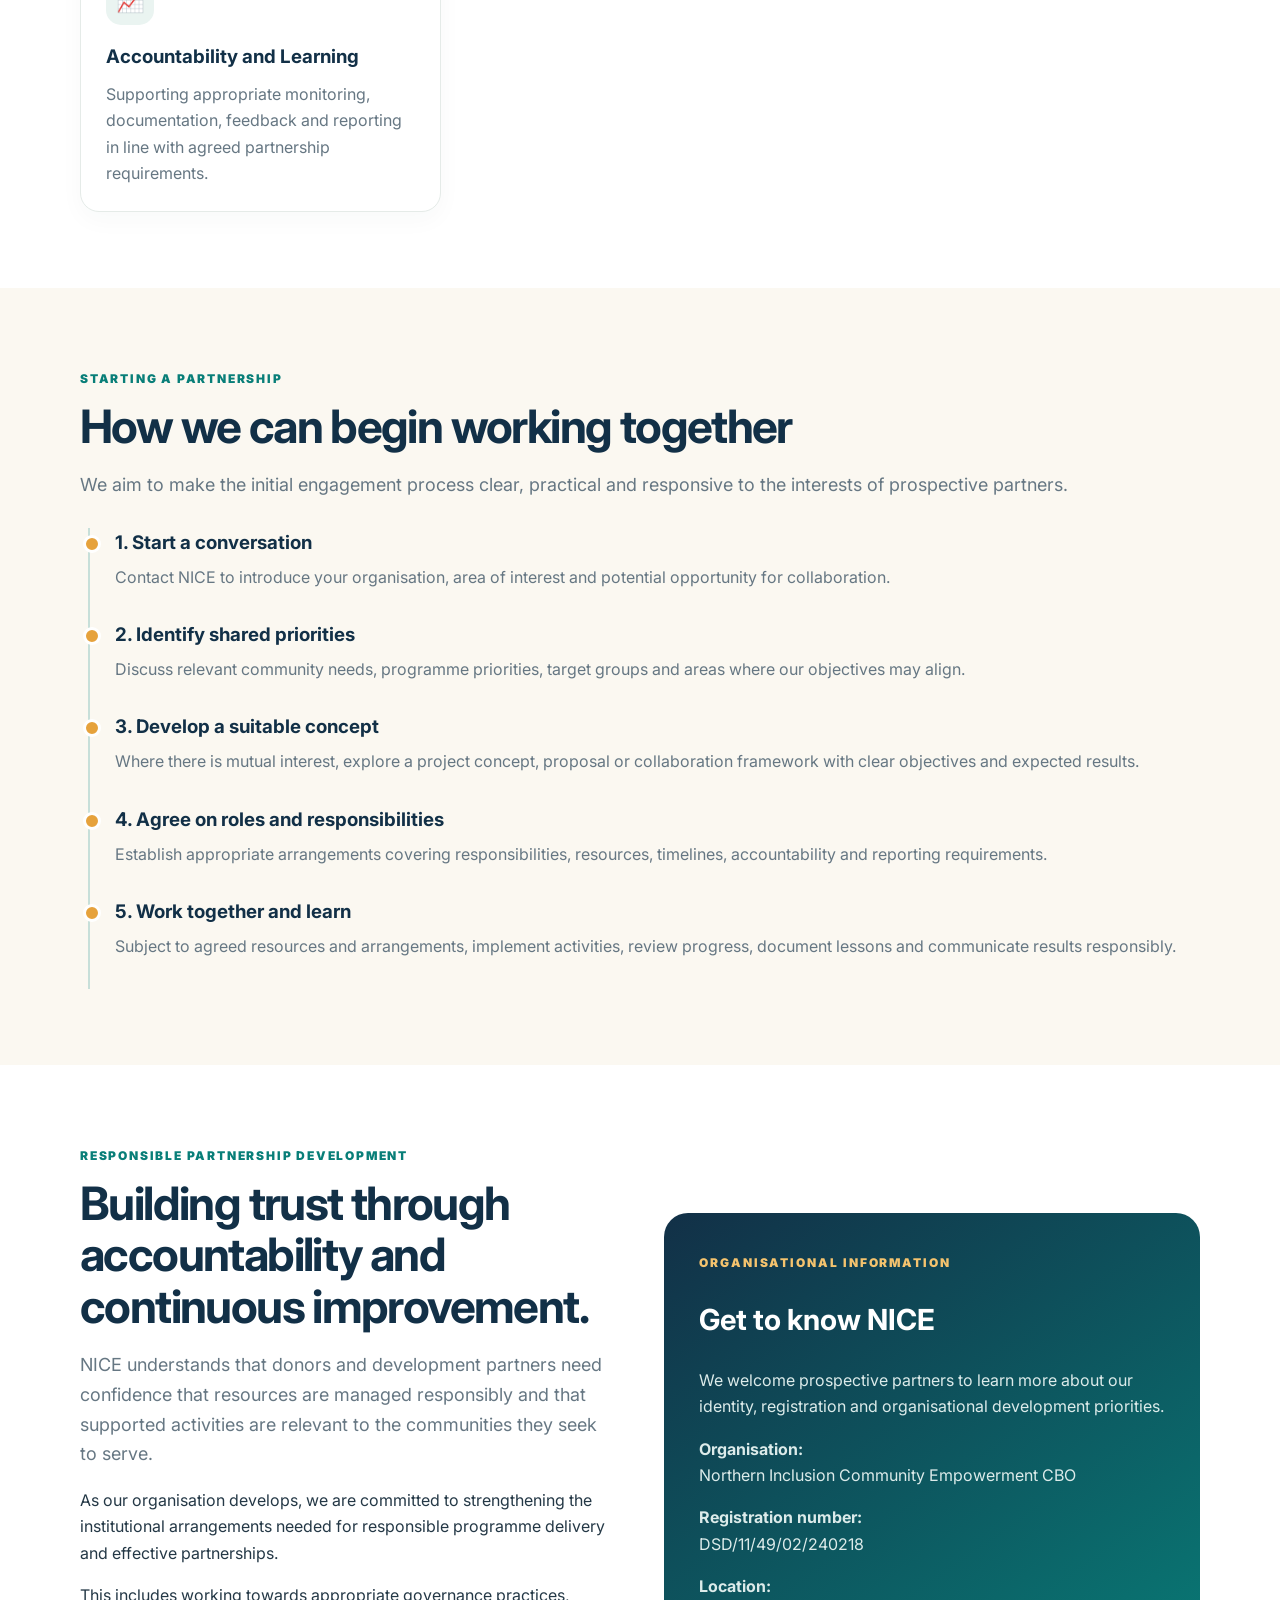
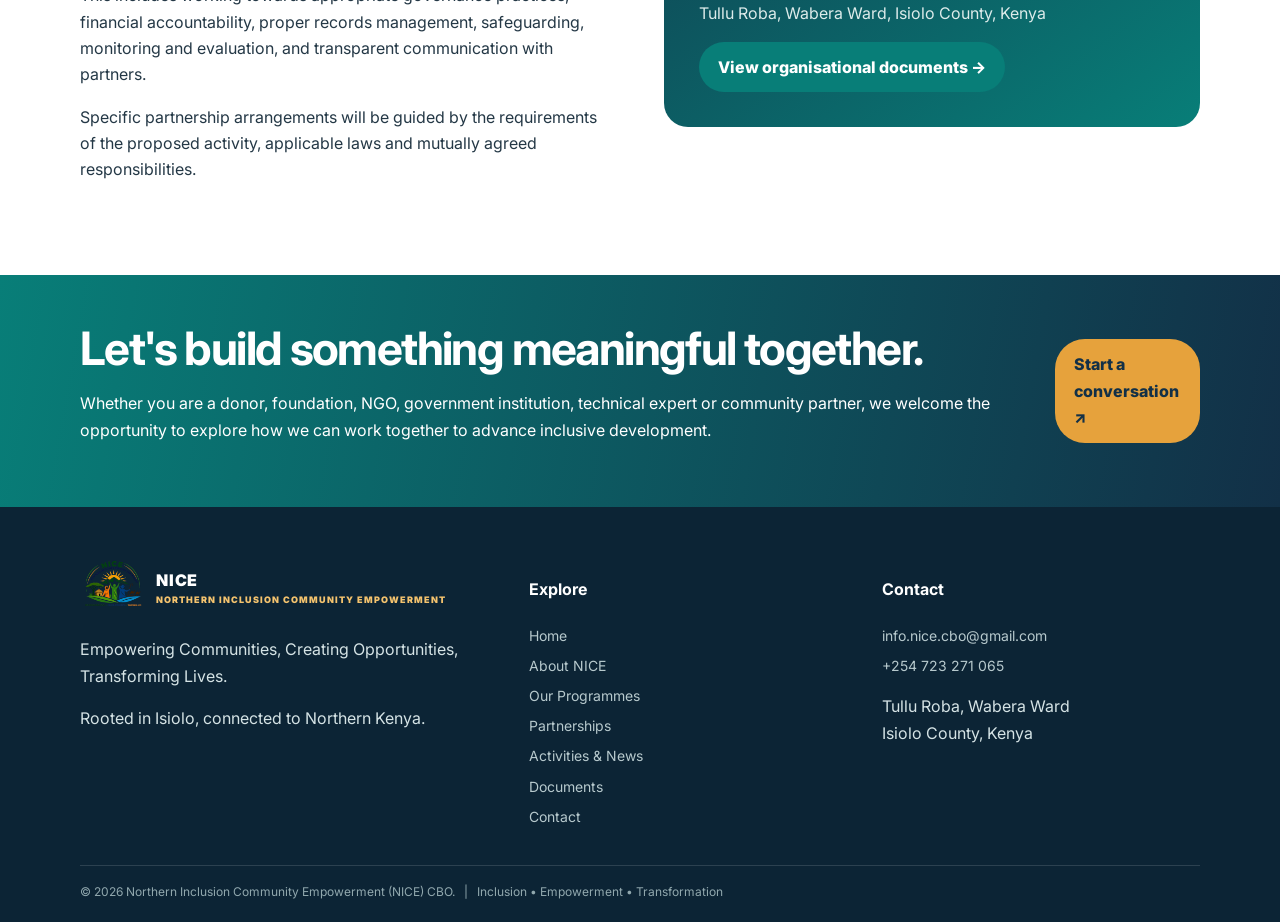
<file: partnerships.html>
<!doctype html>
<html lang="en">
<head>
    <meta charset="utf-8">
    <meta name="viewport" content="width=device-width, initial-scale=1">

    <meta name="description" content="Partner with Northern Inclusion Community Empowerment (NICE) CBO to advance inclusive community development, youth and women's empowerment, disability inclusion, climate resilience and sustainable livelihoods in Isiolo and Northern Kenya.">

    <meta name="keywords" content="NICE CBO partnerships, NGO partnerships Isiolo, community development Kenya, donor collaboration, Northern Kenya development, youth empowerment, women economic empowerment">

    <meta name="author" content="Northern Inclusion Community Empowerment CBO">

    <title>Partnerships | NICE CBO</title>

    <link rel="stylesheet" href="assets/style.css">

    <link rel="preconnect" href="https://fonts.googleapis.com">
    <link href="https://fonts.googleapis.com/css2?family=Inter:wght@400;500;600;700;800;900&display=swap" rel="stylesheet">
</head>

<body>

<div class="top">
    <div class="wrap">
        <span>📍 Tullu Roba, Wabera Ward, Isiolo County, Kenya</span>
        <span>✉ info.nice.cbo@gmail.com &nbsp; | &nbsp; ☎ +254 723 271 065</span>
    </div>
</div>

<header>
    <div class="wrap">
        <nav>

            <a class="brand" href="index.html">
                <img src="assets/nice-logo.png" alt="NICE CBO Official Logo" class="site-logo">
                <span>
                    NICE
                    <small>NORTHERN INCLUSION COMMUNITY EMPOWERMENT</small>
                </span>
            </a>

            <button class="menu" aria-label="Menu">☰</button>

            <div class="links">
                <a href="index.html">Home</a>
                <a href="about.html">About NICE</a>
                <a href="programmes.html">Programmes</a>
                <a href="partnerships.html" class="active">Partnerships</a>
                <a href="activities.html">Activities &amp; News</a>
                <a href="documents.html">Documents</a>
                <a href="contact.html">Contact</a>
            </div>

            <a class="pillbtn" href="contact.html">Partner with us ↗</a>

        </nav>
    </div>
</header>

<main>

<!-- PAGE INTRODUCTION -->
<section class="pagehero">
    <div class="wrap">

        <span class="eyebrow">PARTNER WITH NICE</span>

        <h1>Building partnerships. Expanding opportunities. Transforming communities.</h1>

        <p>
            Sustainable community development requires collaboration.
            NICE welcomes partnerships with donors, development organisations,
            public institutions, civil society, professionals and community
            networks committed to inclusive and lasting change.
        </p>

    </div>
</section>

<!-- WHY PARTNER WITH NICE -->
<section class="pad">
    <div class="wrap split">

        <div>

            <span class="kicker">Why work with NICE</span>

            <h2>Connecting local priorities with opportunities for meaningful change.</h2>

            <p class="lead">
                Northern Inclusion Community Empowerment (NICE) CBO is a
                community-based organisation headquartered in Tullu Roba,
                Wabera Ward, Isiolo County, Kenya. Our mission is to empower
                underserved communities through inclusive development,
                capacity building, economic empowerment, education,
                advocacy and sustainable livelihood initiatives.
            </p>

            <p>
                We recognise that effective development begins with
                understanding the people and communities it seeks to serve.
                Our approach places community participation, inclusion,
                collaboration and local relevance at the centre of
                programme development.
            </p>

            <p>
                As a newly established organisation, NICE is actively
                strengthening its institutional capacity and building
                relationships with experienced development partners.
                We are open about our stage of development and welcome
                opportunities to learn, collaborate and grow responsibly.
            </p>

        </div>

        <div class="panel">

            <span class="eyebrow">OUR PARTNERSHIP PROMISE</span>

            <h3>Shared purpose. Responsible collaboration. Community-centred results.</h3>

            <p>
                We seek partnerships grounded in mutual respect,
                clearly defined responsibilities, transparent
                communication and a shared commitment to improving
                community wellbeing.
            </p>

            <a class="btn" href="about.html">Learn about NICE →</a>

        </div>

    </div>
</section>

<!-- LOCAL VALUE -->
<section class="pad soft">
    <div class="wrap">

        <span class="kicker">Our local contribution</span>

        <h2>What NICE can bring to a partnership</h2>

        <p class="lead">
            We aim to contribute local understanding, community engagement
            and a commitment to inclusive approaches that connect development
            initiatives with the priorities of the people they are intended
            to benefit.
        </p>

        <div class="grid">

            <div class="card">
                <div class="ico">📍</div>

                <h3>Local Context and Understanding</h3>

                <p>
                    A community-based perspective rooted in Isiolo County,
                    with an interest in development priorities affecting
                    underserved communities across Northern Kenya.
                </p>
            </div>

            <div class="card">
                <div class="ico">🤝</div>

                <h3>Community Engagement</h3>

                <p>
                    A commitment to listening to community members,
                    supporting meaningful participation and involving
                    local stakeholders in identifying priorities.
                </p>
            </div>

            <div class="card">
                <div class="ico">♿</div>

                <h3>Inclusive Development Focus</h3>

                <p>
                    A programme vision that recognises the importance
                    of women, young people, children, persons with
                    disabilities and underserved households.
                </p>
            </div>

            <div class="card">
                <div class="ico">🌱</div>

                <h3>Commitment to Learning</h3>

                <p>
                    Willingness to strengthen organisational capacity,
                    work with technical experts and apply lessons to
                    improve programme quality and community value.
                </p>
            </div>

        </div>

    </div>
</section>

<!-- PARTNERSHIP OPPORTUNITIES -->
<section class="pad">
    <div class="wrap">

        <span class="kicker">Ways to collaborate</span>

        <h2>Partnership opportunities</h2>

        <p class="lead">
            NICE welcomes different forms of collaboration depending
            on the priorities, expertise and resources of prospective
            partners.
        </p>

        <div class="grid">

            <div class="card">
                <div class="ico">💰</div>

                <h3>Funding and Grants</h3>

                <p>
                    Explore financial support for suitable community
                    initiatives, pilot projects and programme concepts
                    aligned with shared development objectives.
                </p>
            </div>

            <div class="card">
                <div class="ico">🧑‍🏫</div>

                <h3>Technical Assistance and Mentorship</h3>

                <p>
                    Provide specialist guidance, professional mentorship,
                    training and advisory support to strengthen
                    organisational and programme implementation capacity.
                </p>
            </div>

            <div class="card">
                <div class="ico">🧩</div>

                <h3>Joint Programme Development</h3>

                <p>
                    Work together to assess community needs, develop
                    project proposals and design appropriate interventions
                    with clear objectives and agreed responsibilities.
                </p>
            </div>

            <div class="card">
                <div class="ico">📊</div>

                <h3>Research, Monitoring and Learning</h3>

                <p>
                    Collaborate on community assessments, evidence
                    generation, monitoring, evaluation, documentation
                    and learning activities.
                </p>
            </div>

            <div class="card">
                <div class="ico">🎓</div>

                <h3>Capacity Building</h3>

                <p>
                    Support organisational development, governance,
                    financial management, project management,
                    safeguarding and practical skills development.
                </p>
            </div>

            <div class="card">
                <div class="ico">🌐</div>

                <h3>Networks and Institutional Linkages</h3>

                <p>
                    Build connections with public institutions,
                    civil society organisations, academic institutions,
                    private-sector actors and community networks.
                </p>
            </div>

        </div>

    </div>
</section>

<!-- AREAS FOR COLLABORATION -->
<section class="pad soft">
    <div class="wrap">

        <span class="kicker">Shared development priorities</span>

        <h2>Where we welcome collaboration</h2>

        <p class="lead">
            Partnership opportunities can be developed around NICE's
            nine thematic programme priorities, according to community
            needs, organisational capacity and available resources.
        </p>

        <div class="values">

            <div class="value">
                <b>01</b>
                <strong>Environment and Climate Resilience</strong>
                <p>
                    Environmental awareness, natural resource conservation
                    and community resilience.
                </p>
            </div>

            <div class="value">
                <b>02</b>
                <strong>Youth Development</strong>
                <p>
                    Skills development, mentorship, leadership
                    and youth economic participation.
                </p>
            </div>

            <div class="value">
                <b>03</b>
                <strong>Women's Economic Empowerment</strong>
                <p>
                    Enterprise development, financial literacy
                    and women's participation in economic activities.
                </p>
            </div>

            <div class="value">
                <b>04</b>
                <strong>Disability Inclusion</strong>
                <p>
                    Accessibility, dignity and meaningful participation
                    of persons with disabilities.
                </p>
            </div>

            <div class="value">
                <b>05</b>
                <strong>Education and Capacity Building</strong>
                <p>
                    Learning opportunities, practical skills
                    and stronger community organisations.
                </p>
            </div>

            <div class="value">
                <b>06</b>
                <strong>Governance and Social Inclusion</strong>
                <p>
                    Civic awareness, public participation,
                    community dialogue and accountability.
                </p>
            </div>

        </div>

        <p>
            We also welcome collaboration in sustainable livelihoods,
            children and vulnerable groups, and community-led development.
        </p>

        <a class="btn" href="programmes.html">Explore all programme areas →</a>

    </div>
</section>

<!-- PARTNERSHIP PRINCIPLES -->
<section class="pad">
    <div class="wrap">

        <span class="kicker">Our approach to collaboration</span>

        <h2>Principles that guide our partnerships</h2>

        <p class="lead">
            We believe that successful partnerships must be built on
            trust, responsibility and a clear commitment to the
            communities involved.
        </p>

        <div class="grid">

            <div class="card">
                <div class="ico">⚖️</div>

                <h3>Integrity and Transparency</h3>

                <p>
                    Promoting honest communication, responsible
                    decision-making and openness about organisational
                    capacity and programme progress.
                </p>
            </div>

            <div class="card">
                <div class="ico">👥</div>

                <h3>Community Participation</h3>

                <p>
                    Encouraging communities to contribute to identifying
                    needs, setting priorities and shaping interventions
                    that affect them.
                </p>
            </div>

            <div class="card">
                <div class="ico">🛡️</div>

                <h3>Safeguarding and Dignity</h3>

                <p>
                    Promoting the safety, dignity and protection
                    of people involved in or affected by development
                    activities.
                </p>
            </div>

            <div class="card">
                <div class="ico">📈</div>

                <h3>Accountability and Learning</h3>

                <p>
                    Supporting appropriate monitoring, documentation,
                    feedback and reporting in line with agreed
                    partnership requirements.
                </p>
            </div>

        </div>

    </div>
</section>

<!-- HOW TO ENGAGE -->
<section class="pad soft">
    <div class="wrap">

        <span class="kicker">Starting a partnership</span>

        <h2>How we can begin working together</h2>

        <p class="lead">
            We aim to make the initial engagement process clear,
            practical and responsive to the interests of prospective
            partners.
        </p>

        <div class="timeline">

            <article>
                <h3>1. Start a conversation</h3>

                <p>
                    Contact NICE to introduce your organisation,
                    area of interest and potential opportunity
                    for collaboration.
                </p>
            </article>

            <article>
                <h3>2. Identify shared priorities</h3>

                <p>
                    Discuss relevant community needs, programme
                    priorities, target groups and areas where
                    our objectives may align.
                </p>
            </article>

            <article>
                <h3>3. Develop a suitable concept</h3>

                <p>
                    Where there is mutual interest, explore a project
                    concept, proposal or collaboration framework
                    with clear objectives and expected results.
                </p>
            </article>

            <article>
                <h3>4. Agree on roles and responsibilities</h3>

                <p>
                    Establish appropriate arrangements covering
                    responsibilities, resources, timelines,
                    accountability and reporting requirements.
                </p>
            </article>

            <article>
                <h3>5. Work together and learn</h3>

                <p>
                    Subject to agreed resources and arrangements,
                    implement activities, review progress, document
                    lessons and communicate results responsibly.
                </p>
            </article>

        </div>

    </div>
</section>

<!-- ACCOUNTABILITY AND ORGANISATIONAL DEVELOPMENT -->
<section class="pad">
    <div class="wrap split">

        <div>

            <span class="kicker">Responsible partnership development</span>

            <h2>Building trust through accountability and continuous improvement.</h2>

            <p class="lead">
                NICE understands that donors and development partners
                need confidence that resources are managed responsibly
                and that supported activities are relevant to the
                communities they seek to serve.
            </p>

            <p>
                As our organisation develops, we are committed to
                strengthening the institutional arrangements needed
                for responsible programme delivery and effective
                partnerships.
            </p>

            <p>
                This includes working towards appropriate governance
                practices, financial accountability, proper records
                management, safeguarding, monitoring and evaluation,
                and transparent communication with partners.
            </p>

            <p>
                Specific partnership arrangements will be guided
                by the requirements of the proposed activity,
                applicable laws and mutually agreed responsibilities.
            </p>

        </div>

        <div class="panel">

            <span class="eyebrow">ORGANISATIONAL INFORMATION</span>

            <h3>Get to know NICE</h3>

            <p>
                We welcome prospective partners to learn more about
                our identity, registration and organisational
                development priorities.
            </p>

            <p>
                <strong>Organisation:</strong><br>
                Northern Inclusion Community Empowerment CBO
            </p>

            <p>
                <strong>Registration number:</strong><br>
                DSD/11/49/02/240218
            </p>

            <p>
                <strong>Location:</strong><br>
                Tullu Roba, Wabera Ward, Isiolo County, Kenya
            </p>

            <a class="btn" href="documents.html">View organisational documents →</a>

        </div>

    </div>
</section>

<!-- CALL TO ACTION -->
<section class="cta">
    <div class="wrap">

        <div>
            <h2>Let's build something meaningful together.</h2>

            <p>
                Whether you are a donor, foundation, NGO, government
                institution, technical expert or community partner,
                we welcome the opportunity to explore how we can
                work together to advance inclusive development.
            </p>
        </div>

        <a class="btn gold" href="contact.html">Start a conversation ↗</a>

    </div>
</section>

</main>

<footer>
    <div class="wrap">

        <div class="footgrid">

            <div>
                <div class="brand" style="color:white">
                    <img src="assets/nice-logo.png" alt="NICE CBO Official Logo" class="site-logo">

                    <span>
                        NICE
                        <small style="color:#f4c36e">
                            NORTHERN INCLUSION COMMUNITY EMPOWERMENT
                        </small>
                    </span>
                </div>

                <p>
                    Empowering Communities, Creating Opportunities,
                    Transforming Lives.
                </p>

                <p>Rooted in Isiolo, connected to Northern Kenya.</p>
            </div>

            <div>
                <h4>Explore</h4>
                <a href="index.html">Home</a>
                <a href="about.html">About NICE</a>
                <a href="programmes.html">Our Programmes</a>
                <a href="partnerships.html">Partnerships</a>
                <a href="activities.html">Activities &amp; News</a>
                <a href="documents.html">Documents</a>
                <a href="contact.html">Contact</a>
            </div>

            <div>
                <h4>Contact</h4>
                <a href="mailto:info.nice.cbo@gmail.com">info.nice.cbo@gmail.com</a>
                <a href="tel:+254723271065">+254 723 271 065</a>

                <p>
                    Tullu Roba, Wabera Ward<br>
                    Isiolo County, Kenya
                </p>
            </div>

        </div>

        <div class="copy">
            © <span data-year></span>
            Northern Inclusion Community Empowerment (NICE) CBO.
            &nbsp; | &nbsp; Inclusion • Empowerment • Transformation
        </div>

    </div>
</footer>

<script src="assets/site.js"></script>

</body>
</html>
</file>
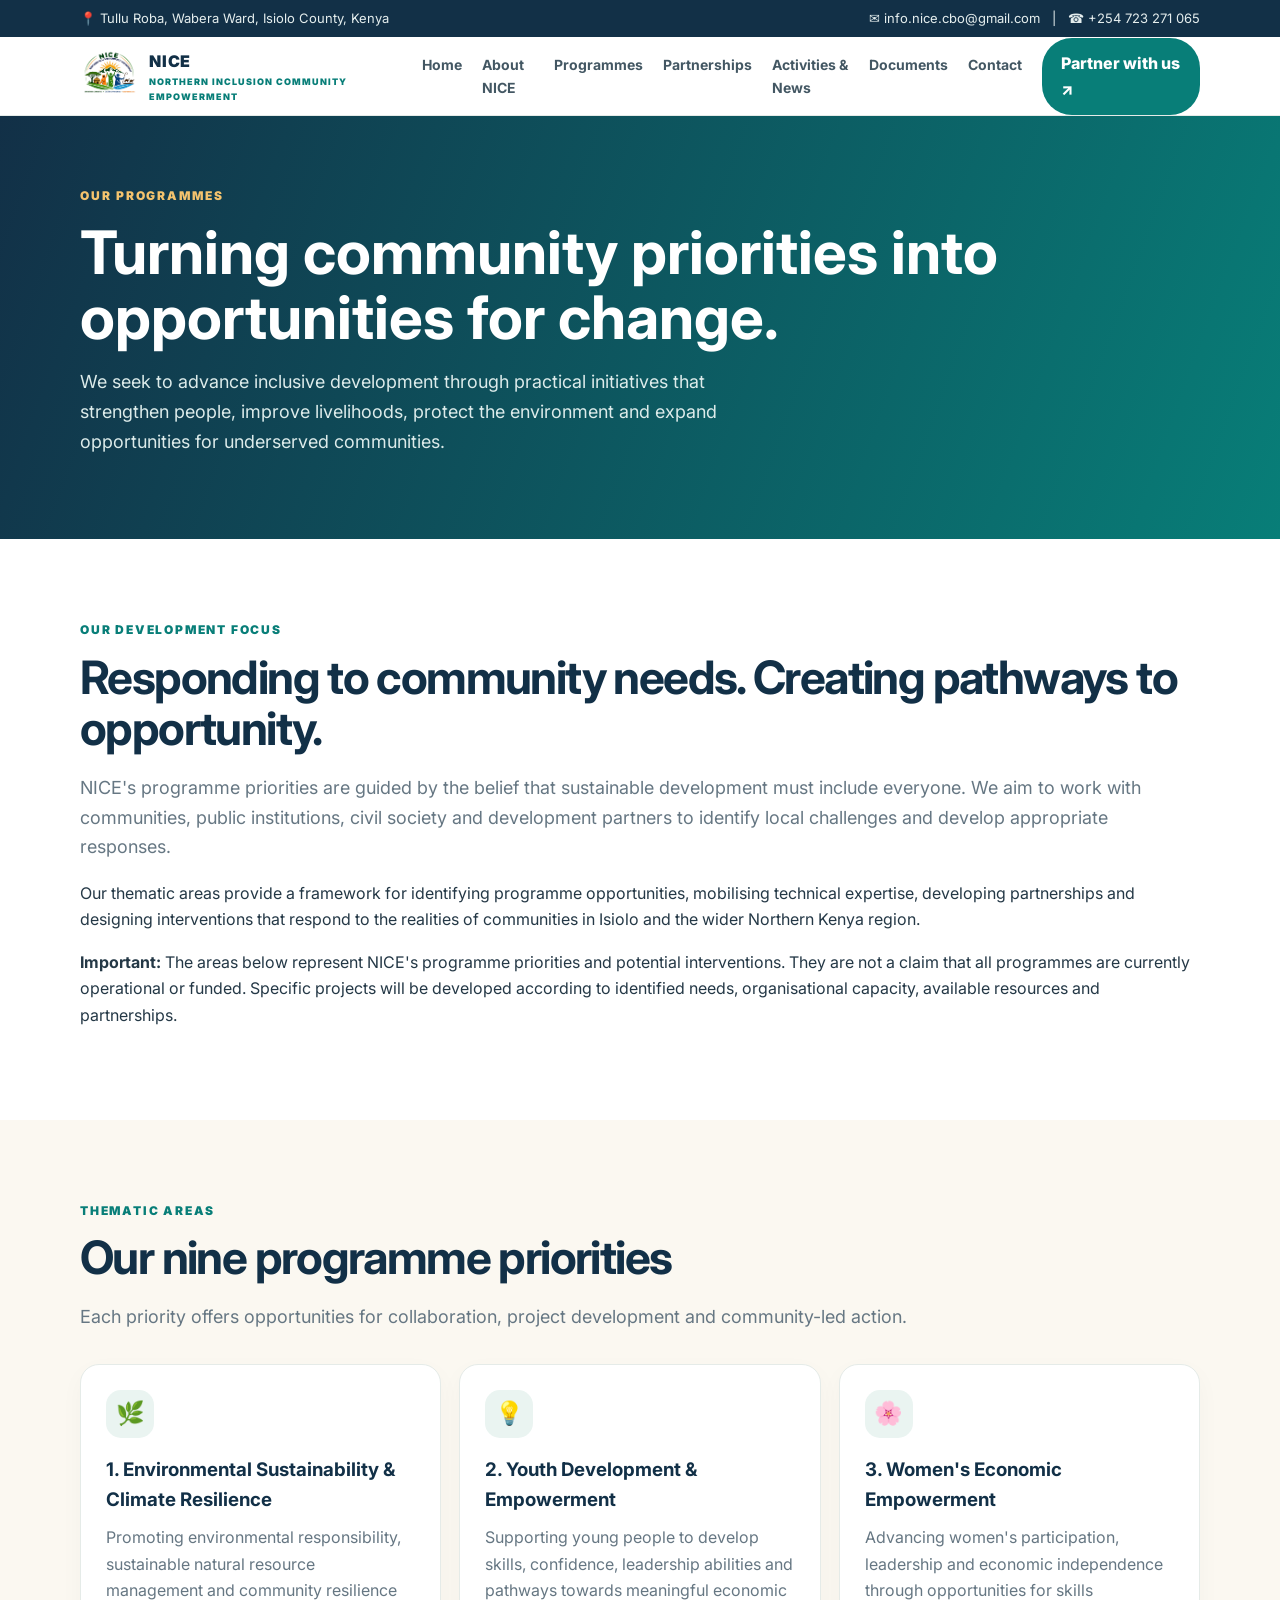
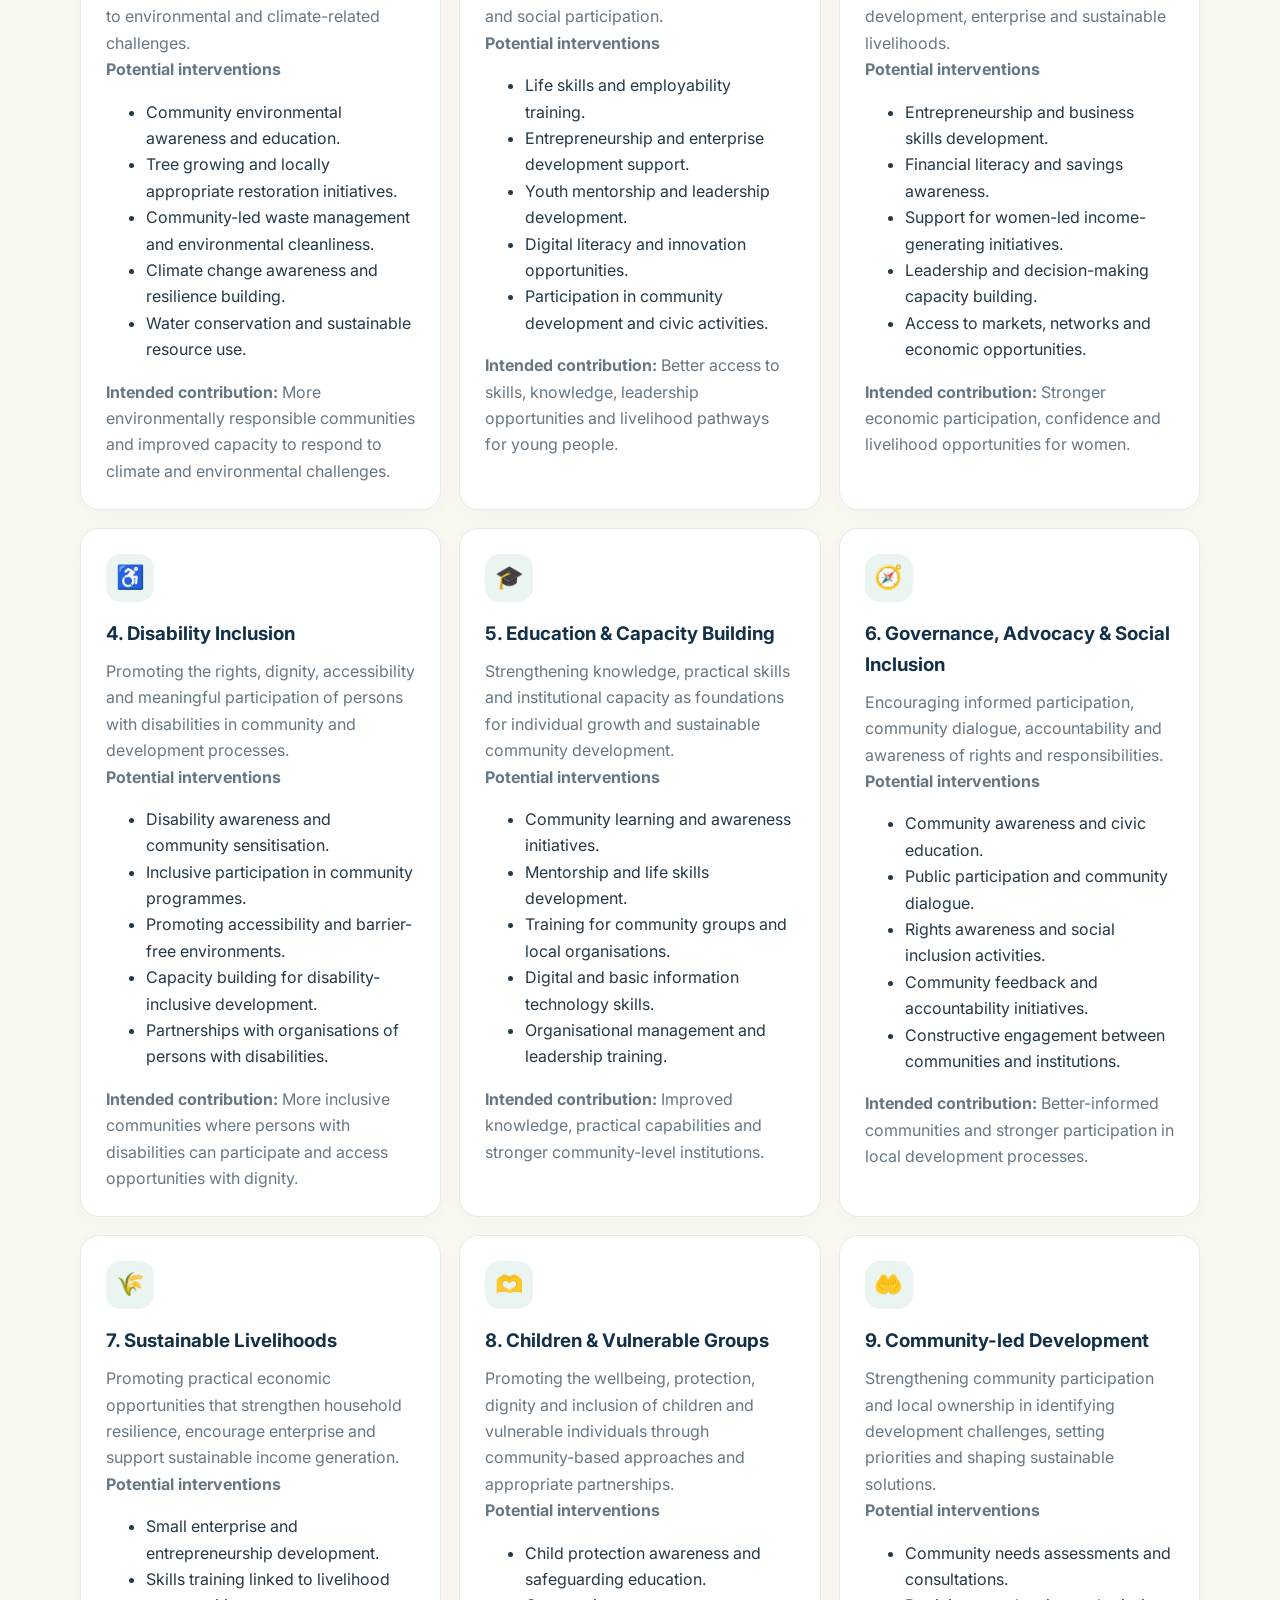
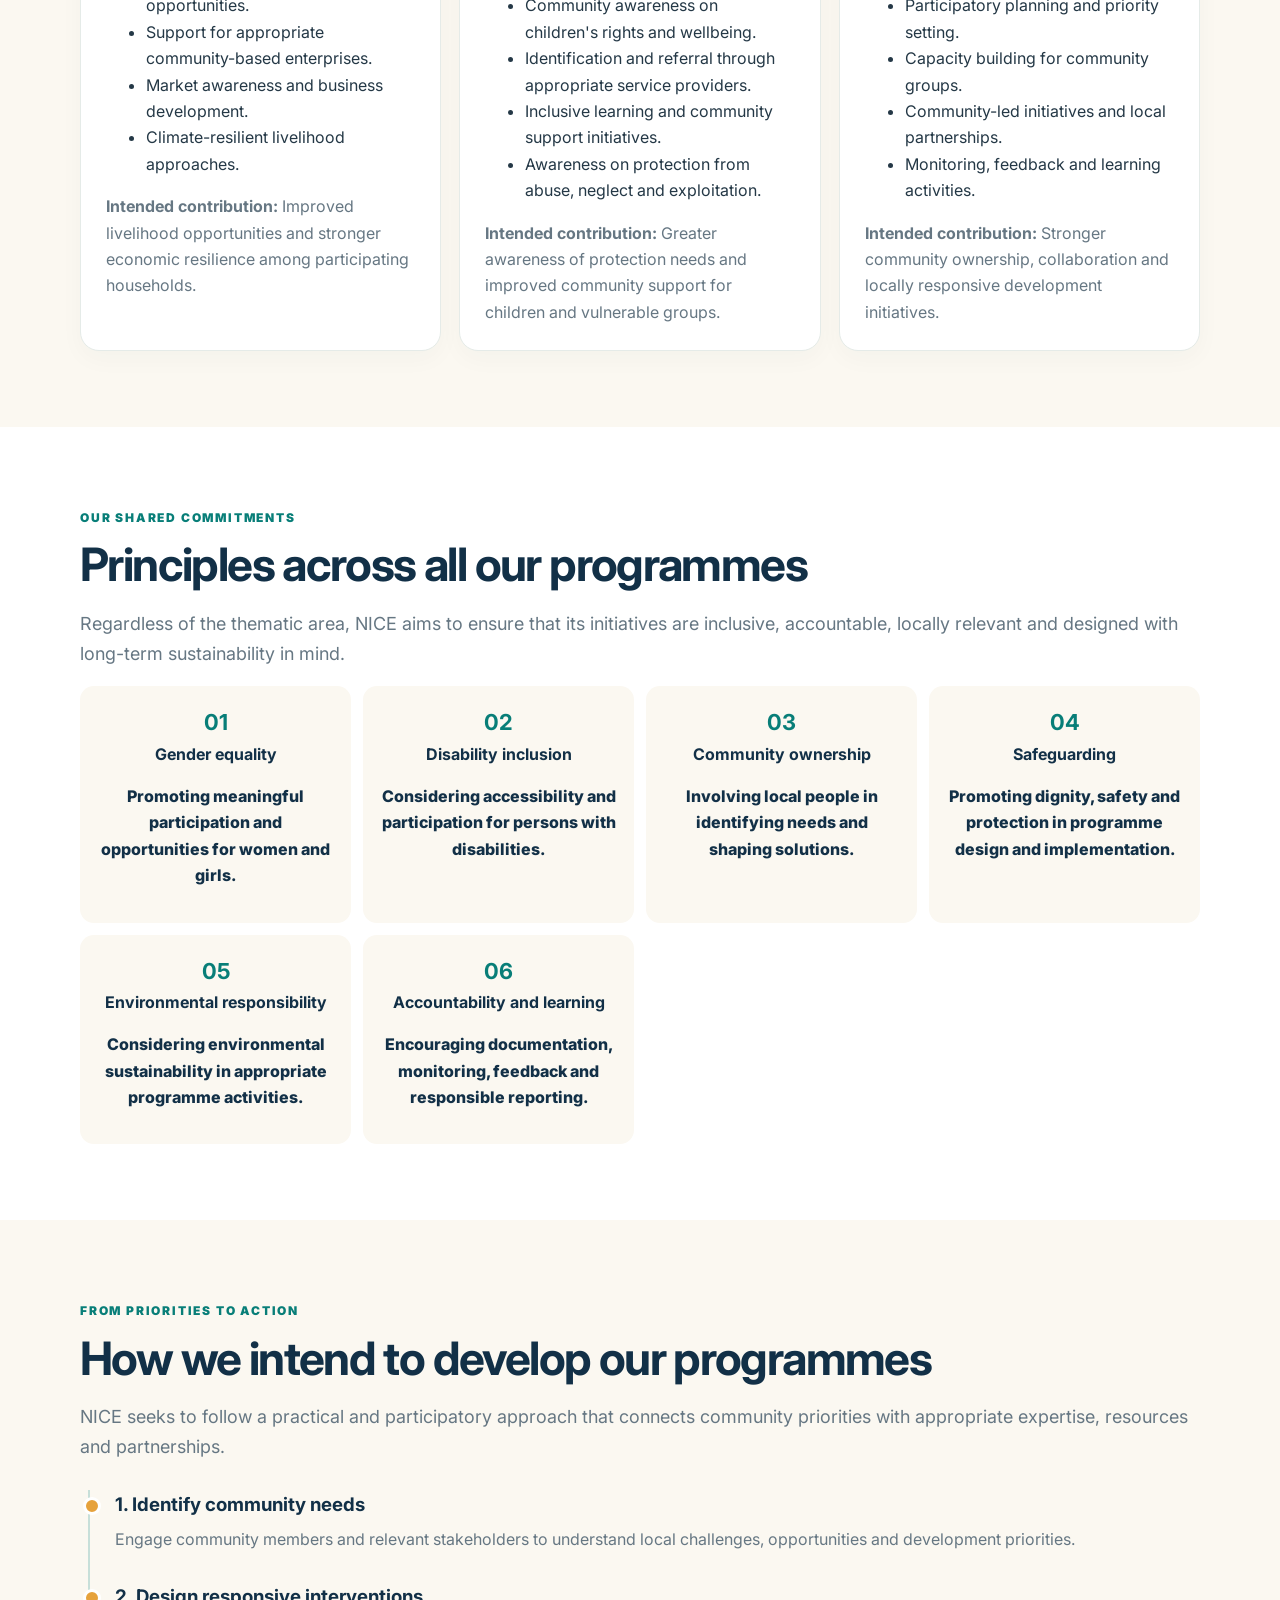
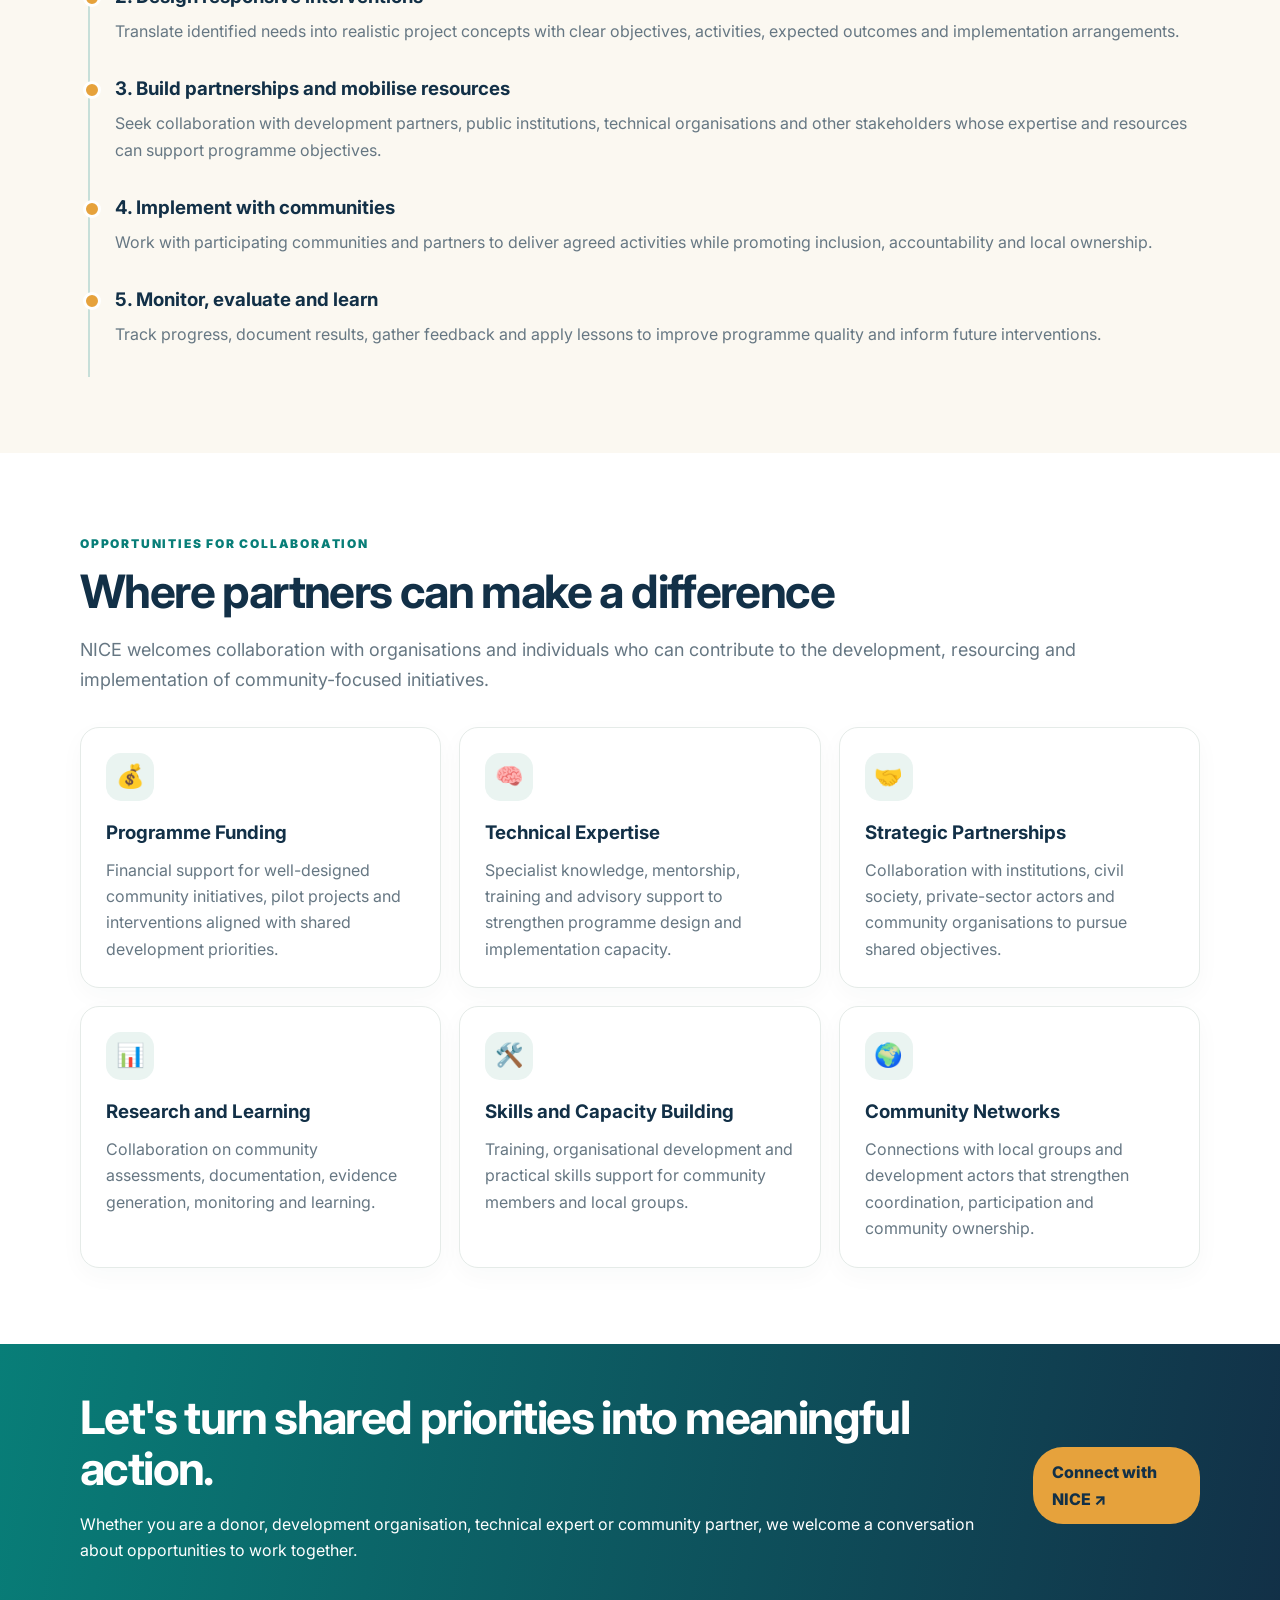
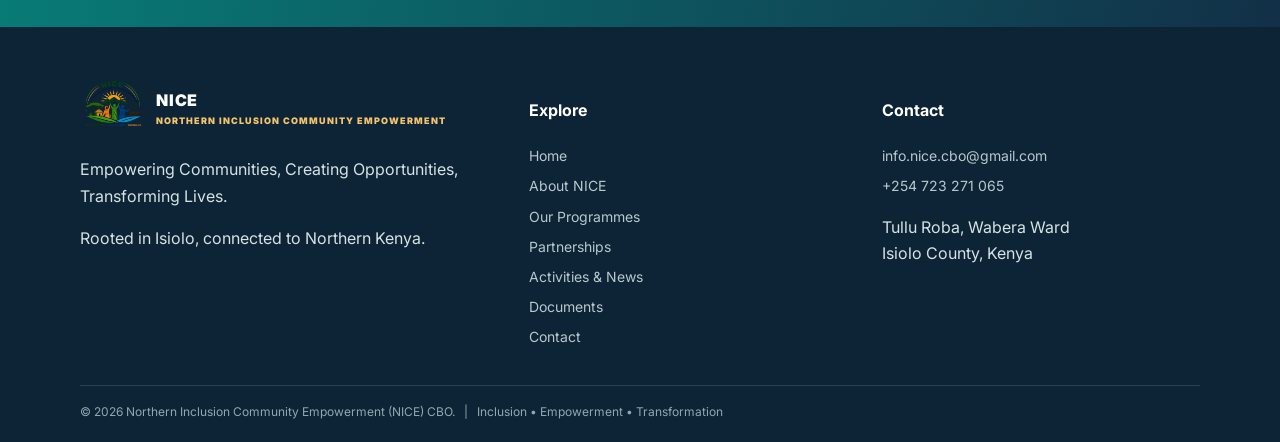
<file: programmes.html>
<!doctype html>
<html lang="en">
<head>
<meta charset="utf-8">
<meta name="viewport" content="width=device-width,initial-scale=1">

<meta name="description" content="Explore the programme priorities of Northern Inclusion Community Empowerment (NICE) CBO, including youth empowerment, women's economic empowerment, disability inclusion, climate resilience and sustainable community development in Isiolo and Northern Kenya.">

<meta name="keywords" content="NICE CBO programmes, Isiolo community development, youth empowerment, women economic empowerment, disability inclusion, climate resilience, sustainable livelihoods, Northern Kenya">

<meta name="author" content="Northern Inclusion Community Empowerment CBO">

<title>Our Programmes | NICE CBO</title>

<link rel="stylesheet" href="assets/style.css">
<link rel="preconnect" href="https://fonts.googleapis.com">
<link href="https://fonts.googleapis.com/css2?family=Inter:wght@400;500;600;700;800;900&display=swap" rel="stylesheet">
</head>

<body>

<div class="top">
    <div class="wrap">
        <span>📍 Tullu Roba, Wabera Ward, Isiolo County, Kenya</span>
        <span>✉ info.nice.cbo@gmail.com &nbsp; | &nbsp; ☎ +254 723 271 065</span>
    </div>
</div>

<header>
    <div class="wrap">
        <nav>
            <a class="brand" href="index.html">
                <img src="assets/nice-logo.png" alt="NICE CBO Official Logo" class="site-logo">
                <span>NICE<small>NORTHERN INCLUSION COMMUNITY EMPOWERMENT</small></span>
            </a>

            <button class="menu" aria-label="Menu">☰</button>

            <div class="links">
                <a href="index.html">Home</a>
                <a href="about.html">About NICE</a>
                <a href="programmes.html" class="active">Programmes</a>
                <a href="partnerships.html">Partnerships</a>
                <a href="activities.html">Activities &amp; News</a>
                <a href="documents.html">Documents</a>
                <a href="contact.html">Contact</a>
            </div>

            <a class="pillbtn" href="contact.html">Partner with us ↗</a>
        </nav>
    </div>
</header>

<main>

<!-- PAGE INTRODUCTION -->
<section class="pagehero">
    <div class="wrap">
        <span class="eyebrow">OUR PROGRAMMES</span>
        <h1>Turning community priorities into opportunities for change.</h1>
        <p>
            We seek to advance inclusive development through practical initiatives that strengthen people, improve livelihoods, protect the environment and expand opportunities for underserved communities.
        </p>
    </div>
</section>

<!-- PROGRAMME OVERVIEW -->
<section class="pad">
    <div class="wrap">

        <span class="kicker">Our development focus</span>
        <h2>Responding to community needs. Creating pathways to opportunity.</h2>

        <p class="lead">
            NICE's programme priorities are guided by the belief that sustainable development must include everyone. We aim to work with communities, public institutions, civil society and development partners to identify local challenges and develop appropriate responses.
        </p>

        <p>
            Our thematic areas provide a framework for identifying programme opportunities, mobilising technical expertise, developing partnerships and designing interventions that respond to the realities of communities in Isiolo and the wider Northern Kenya region.
        </p>

        <p>
            <strong>Important:</strong> The areas below represent NICE's programme priorities and potential interventions. They are not a claim that all programmes are currently operational or funded. Specific projects will be developed according to identified needs, organisational capacity, available resources and partnerships.
        </p>

    </div>
</section>

<!-- NINE PROGRAMME AREAS -->
<section class="pad soft">
    <div class="wrap">

        <span class="kicker">Thematic areas</span>
        <h2>Our nine programme priorities</h2>

        <p class="lead">
            Each priority offers opportunities for collaboration, project development and community-led action.
        </p>

        <div class="grid">

            <div class="card">
                <div class="ico">🌿</div>
                <h3>1. Environmental Sustainability & Climate Resilience</h3>

                <p>
                    Promoting environmental responsibility, sustainable natural resource management and community resilience to environmental and climate-related challenges.
                </p>

                <p><strong>Potential interventions</strong></p>
                <ul>
                    <li>Community environmental awareness and education.</li>
                    <li>Tree growing and locally appropriate restoration initiatives.</li>
                    <li>Community-led waste management and environmental cleanliness.</li>
                    <li>Climate change awareness and resilience building.</li>
                    <li>Water conservation and sustainable resource use.</li>
                </ul>

                <p><strong>Intended contribution:</strong> More environmentally responsible communities and improved capacity to respond to climate and environmental challenges.</p>
            </div>

            <div class="card">
                <div class="ico">💡</div>
                <h3>2. Youth Development & Empowerment</h3>

                <p>
                    Supporting young people to develop skills, confidence, leadership abilities and pathways towards meaningful economic and social participation.
                </p>

                <p><strong>Potential interventions</strong></p>
                <ul>
                    <li>Life skills and employability training.</li>
                    <li>Entrepreneurship and enterprise development support.</li>
                    <li>Youth mentorship and leadership development.</li>
                    <li>Digital literacy and innovation opportunities.</li>
                    <li>Participation in community development and civic activities.</li>
                </ul>

                <p><strong>Intended contribution:</strong> Better access to skills, knowledge, leadership opportunities and livelihood pathways for young people.</p>
            </div>

            <div class="card">
                <div class="ico">🌸</div>
                <h3>3. Women's Economic Empowerment</h3>

                <p>
                    Advancing women's participation, leadership and economic independence through opportunities for skills development, enterprise and sustainable livelihoods.
                </p>

                <p><strong>Potential interventions</strong></p>
                <ul>
                    <li>Entrepreneurship and business skills development.</li>
                    <li>Financial literacy and savings awareness.</li>
                    <li>Support for women-led income-generating initiatives.</li>
                    <li>Leadership and decision-making capacity building.</li>
                    <li>Access to markets, networks and economic opportunities.</li>
                </ul>

                <p><strong>Intended contribution:</strong> Stronger economic participation, confidence and livelihood opportunities for women.</p>
            </div>

            <div class="card">
                <div class="ico">♿</div>
                <h3>4. Disability Inclusion</h3>

                <p>
                    Promoting the rights, dignity, accessibility and meaningful participation of persons with disabilities in community and development processes.
                </p>

                <p><strong>Potential interventions</strong></p>
                <ul>
                    <li>Disability awareness and community sensitisation.</li>
                    <li>Inclusive participation in community programmes.</li>
                    <li>Promoting accessibility and barrier-free environments.</li>
                    <li>Capacity building for disability-inclusive development.</li>
                    <li>Partnerships with organisations of persons with disabilities.</li>
                </ul>

                <p><strong>Intended contribution:</strong> More inclusive communities where persons with disabilities can participate and access opportunities with dignity.</p>
            </div>

            <div class="card">
                <div class="ico">🎓</div>
                <h3>5. Education & Capacity Building</h3>

                <p>
                    Strengthening knowledge, practical skills and institutional capacity as foundations for individual growth and sustainable community development.
                </p>

                <p><strong>Potential interventions</strong></p>
                <ul>
                    <li>Community learning and awareness initiatives.</li>
                    <li>Mentorship and life skills development.</li>
                    <li>Training for community groups and local organisations.</li>
                    <li>Digital and basic information technology skills.</li>
                    <li>Organisational management and leadership training.</li>
                </ul>

                <p><strong>Intended contribution:</strong> Improved knowledge, practical capabilities and stronger community-level institutions.</p>
            </div>

            <div class="card">
                <div class="ico">🧭</div>
                <h3>6. Governance, Advocacy & Social Inclusion</h3>

                <p>
                    Encouraging informed participation, community dialogue, accountability and awareness of rights and responsibilities.
                </p>

                <p><strong>Potential interventions</strong></p>
                <ul>
                    <li>Community awareness and civic education.</li>
                    <li>Public participation and community dialogue.</li>
                    <li>Rights awareness and social inclusion activities.</li>
                    <li>Community feedback and accountability initiatives.</li>
                    <li>Constructive engagement between communities and institutions.</li>
                </ul>

                <p><strong>Intended contribution:</strong> Better-informed communities and stronger participation in local development processes.</p>
            </div>

            <div class="card">
                <div class="ico">🌾</div>
                <h3>7. Sustainable Livelihoods</h3>

                <p>
                    Promoting practical economic opportunities that strengthen household resilience, encourage enterprise and support sustainable income generation.
                </p>

                <p><strong>Potential interventions</strong></p>
                <ul>
                    <li>Small enterprise and entrepreneurship development.</li>
                    <li>Skills training linked to livelihood opportunities.</li>
                    <li>Support for appropriate community-based enterprises.</li>
                    <li>Market awareness and business development.</li>
                    <li>Climate-resilient livelihood approaches.</li>
                </ul>

                <p><strong>Intended contribution:</strong> Improved livelihood opportunities and stronger economic resilience among participating households.</p>
            </div>

            <div class="card">
                <div class="ico">🫶</div>
                <h3>8. Children & Vulnerable Groups</h3>

                <p>
                    Promoting the wellbeing, protection, dignity and inclusion of children and vulnerable individuals through community-based approaches and appropriate partnerships.
                </p>

                <p><strong>Potential interventions</strong></p>
                <ul>
                    <li>Child protection awareness and safeguarding education.</li>
                    <li>Community awareness on children's rights and wellbeing.</li>
                    <li>Identification and referral through appropriate service providers.</li>
                    <li>Inclusive learning and community support initiatives.</li>
                    <li>Awareness on protection from abuse, neglect and exploitation.</li>
                </ul>

                <p><strong>Intended contribution:</strong> Greater awareness of protection needs and improved community support for children and vulnerable groups.</p>
            </div>

            <div class="card">
                <div class="ico">🤲</div>
                <h3>9. Community-led Development</h3>

                <p>
                    Strengthening community participation and local ownership in identifying development challenges, setting priorities and shaping sustainable solutions.
                </p>

                <p><strong>Potential interventions</strong></p>
                <ul>
                    <li>Community needs assessments and consultations.</li>
                    <li>Participatory planning and priority setting.</li>
                    <li>Capacity building for community groups.</li>
                    <li>Community-led initiatives and local partnerships.</li>
                    <li>Monitoring, feedback and learning activities.</li>
                </ul>

                <p><strong>Intended contribution:</strong> Stronger community ownership, collaboration and locally responsive development initiatives.</p>
            </div>

        </div>

    </div>
</section>

<!-- CROSS-CUTTING PRIORITIES -->
<section class="pad">
    <div class="wrap">

        <span class="kicker">Our shared commitments</span>
        <h2>Principles across all our programmes</h2>

        <p class="lead">
            Regardless of the thematic area, NICE aims to ensure that its initiatives are inclusive, accountable, locally relevant and designed with long-term sustainability in mind.
        </p>

        <div class="values">

            <div class="value">
                <b>01</b>
                <strong>Gender equality</strong>
                <p>Promoting meaningful participation and opportunities for women and girls.</p>
            </div>

            <div class="value">
                <b>02</b>
                <strong>Disability inclusion</strong>
                <p>Considering accessibility and participation for persons with disabilities.</p>
            </div>

            <div class="value">
                <b>03</b>
                <strong>Community ownership</strong>
                <p>Involving local people in identifying needs and shaping solutions.</p>
            </div>

            <div class="value">
                <b>04</b>
                <strong>Safeguarding</strong>
                <p>Promoting dignity, safety and protection in programme design and implementation.</p>
            </div>

            <div class="value">
                <b>05</b>
                <strong>Environmental responsibility</strong>
                <p>Considering environmental sustainability in appropriate programme activities.</p>
            </div>

            <div class="value">
                <b>06</b>
                <strong>Accountability and learning</strong>
                <p>Encouraging documentation, monitoring, feedback and responsible reporting.</p>
            </div>

        </div>

    </div>
</section>

<!-- PROGRAMME DEVELOPMENT APPROACH -->
<section class="pad soft">
    <div class="wrap">

        <span class="kicker">From priorities to action</span>
        <h2>How we intend to develop our programmes</h2>

        <p class="lead">
            NICE seeks to follow a practical and participatory approach that connects community priorities with appropriate expertise, resources and partnerships.
        </p>

        <div class="timeline">

            <article>
                <h3>1. Identify community needs</h3>
                <p>
                    Engage community members and relevant stakeholders to understand local challenges, opportunities and development priorities.
                </p>
            </article>

            <article>
                <h3>2. Design responsive interventions</h3>
                <p>
                    Translate identified needs into realistic project concepts with clear objectives, activities, expected outcomes and implementation arrangements.
                </p>
            </article>

            <article>
                <h3>3. Build partnerships and mobilise resources</h3>
                <p>
                    Seek collaboration with development partners, public institutions, technical organisations and other stakeholders whose expertise and resources can support programme objectives.
                </p>
            </article>

            <article>
                <h3>4. Implement with communities</h3>
                <p>
                    Work with participating communities and partners to deliver agreed activities while promoting inclusion, accountability and local ownership.
                </p>
            </article>

            <article>
                <h3>5. Monitor, evaluate and learn</h3>
                <p>
                    Track progress, document results, gather feedback and apply lessons to improve programme quality and inform future interventions.
                </p>
            </article>

        </div>

    </div>
</section>

<!-- PARTNERSHIP OPPORTUNITIES -->
<section class="pad">
    <div class="wrap">

        <span class="kicker">Opportunities for collaboration</span>
        <h2>Where partners can make a difference</h2>

        <p class="lead">
            NICE welcomes collaboration with organisations and individuals who can contribute to the development, resourcing and implementation of community-focused initiatives.
        </p>

        <div class="grid">

            <div class="card">
                <div class="ico">💰</div>
                <h3>Programme Funding</h3>
                <p>
                    Financial support for well-designed community initiatives, pilot projects and interventions aligned with shared development priorities.
                </p>
            </div>

            <div class="card">
                <div class="ico">🧠</div>
                <h3>Technical Expertise</h3>
                <p>
                    Specialist knowledge, mentorship, training and advisory support to strengthen programme design and implementation capacity.
                </p>
            </div>

            <div class="card">
                <div class="ico">🤝</div>
                <h3>Strategic Partnerships</h3>
                <p>
                    Collaboration with institutions, civil society, private-sector actors and community organisations to pursue shared objectives.
                </p>
            </div>

            <div class="card">
                <div class="ico">📊</div>
                <h3>Research and Learning</h3>
                <p>
                    Collaboration on community assessments, documentation, evidence generation, monitoring and learning.
                </p>
            </div>

            <div class="card">
                <div class="ico">🛠️</div>
                <h3>Skills and Capacity Building</h3>
                <p>
                    Training, organisational development and practical skills support for community members and local groups.
                </p>
            </div>

            <div class="card">
                <div class="ico">🌍</div>
                <h3>Community Networks</h3>
                <p>
                    Connections with local groups and development actors that strengthen coordination, participation and community ownership.
                </p>
            </div>

        </div>

    </div>
</section>

<!-- CALL TO ACTION -->
<section class="cta">
    <div class="wrap">
        <div>
            <h2>Let's turn shared priorities into meaningful action.</h2>
            <p>
                Whether you are a donor, development organisation, technical expert or community partner, we welcome a conversation about opportunities to work together.
            </p>
        </div>

        <a class="btn gold" href="contact.html">Connect with NICE ↗</a>
    </div>
</section>

</main>

<footer>
    <div class="wrap">

        <div class="footgrid">

            <div>
                <div class="brand" style="color:white">
                    <img src="assets/nice-logo.png" alt="NICE CBO Official Logo" class="site-logo">
                    <span>NICE<small style="color:#f4c36e">NORTHERN INCLUSION COMMUNITY EMPOWERMENT</small></span>
                </div>

                <p>Empowering Communities, Creating Opportunities, Transforming Lives.</p>
                <p>Rooted in Isiolo, connected to Northern Kenya.</p>
            </div>

            <div>
                <h4>Explore</h4>
                <a href="index.html">Home</a>
                <a href="about.html">About NICE</a>
                <a href="programmes.html">Our Programmes</a>
                <a href="partnerships.html">Partnerships</a>
                <a href="activities.html">Activities &amp; News</a>
                <a href="documents.html">Documents</a>
                <a href="contact.html">Contact</a>
            </div>

            <div>
                <h4>Contact</h4>
                <a href="mailto:info.nice.cbo@gmail.com">info.nice.cbo@gmail.com</a>
                <a href="tel:+254723271065">+254 723 271 065</a>
                <p>Tullu Roba, Wabera Ward<br>Isiolo County, Kenya</p>
            </div>

        </div>

        <div class="copy">
            © <span data-year></span> Northern Inclusion Community Empowerment (NICE) CBO. &nbsp; | &nbsp; Inclusion • Empowerment • Transformation
        </div>

    </div>
</footer>

<script src="assets/site.js"></script>

</body>
</html>
</file>
<file: assets/style.css>
:root{--navy:#123047;--teal:#087e78;--gold:#e6a23c;--cream:#fbf8f1;--ink:#243846;--muted:#667783;--line:#e5ebe8}
*{box-sizing:border-box}html{scroll-behavior:smooth}body{margin:0;font:16px/1.65 Inter,Arial,sans-serif;color:var(--ink)}a{text-decoration:none;color:inherit}.wrap{width:min(1120px,calc(100% - 36px));margin:auto}
.top{background:var(--navy);color:#e5eeee;padding:8px 0;font-size:13px}.top .wrap{display:flex;justify-content:space-between;gap:10px;flex-wrap:wrap}
header{position:sticky;top:0;background:#ffffffed;backdrop-filter:blur(10px);z-index:5;border-bottom:1px solid var(--line)}nav{min-height:78px;display:flex;align-items:center;justify-content:space-between;gap:20px}
.brand{display:flex;align-items:center;gap:11px;color:var(--navy);font-weight:900;letter-spacing:.05em}.mark{background:linear-gradient(145deg,var(--teal),var(--navy));color:white;border-radius:15px;width:46px;height:46px;display:grid;place-items:center;font-size:20px}.brand small{display:block;color:var(--teal);font-size:9px;letter-spacing:.11em}
.links{display:flex;gap:20px;font-size:14px;font-weight:700;color:#435763}.links a:hover{color:var(--teal)}.pillbtn,.btn{background:var(--teal);color:white;padding:12px 19px;border-radius:30px;font-weight:800;display:inline-block}.pillbtn:hover,.btn:hover{background:var(--navy)}.menu{display:none;border:0;background:none;font-size:25px;color:var(--navy)}
.hero{background:linear-gradient(115deg,#102f45,#0a7771 75%,#0b9281);color:white;padding:85px 0;overflow:hidden;position:relative}.hero:after{content:"";position:absolute;width:460px;height:460px;border:1px solid #ffffff30;border-radius:50%;right:-100px;top:-180px;box-shadow:0 0 0 45px #ffffff0c,0 0 0 95px #ffffff08}
.herogrid{display:grid;grid-template-columns:1.2fr .8fr;gap:45px;align-items:center;position:relative;z-index:1}.eyebrow{color:#f4c36e;text-transform:uppercase;letter-spacing:.16em;font-weight:900;font-size:12px}.hero h1{font-size:clamp(42px,6vw,72px);line-height:1.03;letter-spacing:-.045em;margin:18px 0}.hero h1 em{color:#f4c36e;font-style:normal}.hero p{font-size:18px;color:#deeeee;max-width:650px}.actions{display:flex;gap:12px;flex-wrap:wrap;margin-top:28px}.gold{background:var(--gold);color:var(--navy)}.outline{border:1px solid #ffffff88;background:transparent}.orb{width:300px;height:300px;border:1px solid #ffffff55;border-radius:50%;display:grid;place-items:center;margin:auto;box-shadow:0 0 0 25px #ffffff0d,0 0 0 55px #ffffff08}.orb div{width:75%;height:75%;border-radius:50%;background:#ffffff19;display:grid;place-items:center;text-align:center}.orb strong{font-size:60px;display:block;line-height:1}.orb span{font-size:11px;color:#f4c36e;font-weight:800;letter-spacing:.12em}
section.pad{padding:76px 0}.soft{background:var(--cream)}.kicker{color:var(--teal);font-size:12px;letter-spacing:.15em;text-transform:uppercase;font-weight:900}h2{font-size:clamp(30px,4vw,46px);line-height:1.12;color:var(--navy);letter-spacing:-.035em;margin:10px 0 16px}.lead{color:var(--muted);font-size:18px}.grid{display:grid;grid-template-columns:repeat(3,1fr);gap:18px;margin-top:32px}.card{border:1px solid var(--line);border-radius:19px;padding:25px;background:white;box-shadow:0 8px 25px #12304708}.card .ico{width:48px;height:48px;border-radius:15px;background:#eaf4f1;display:grid;place-items:center;font-size:23px;margin-bottom:17px}.card h3{color:var(--navy);margin:0 0 8px}.card p{color:var(--muted);margin:0}.split{display:grid;grid-template-columns:1fr 1fr;gap:48px;align-items:center}.panel{background:linear-gradient(145deg,var(--navy),var(--teal));border-radius:24px;color:white;padding:35px}.panel h3{font-size:29px;line-height:1.2}.panel p{color:#dcebea}.tags{display:flex;gap:8px;flex-wrap:wrap}.tags span{border:1px solid #ffffff55;border-radius:25px;padding:6px 12px;font-size:12px}.cta{background:linear-gradient(100deg,var(--teal),var(--navy));color:white;padding:48px 0}.cta .wrap{display:flex;align-items:center;justify-content:space-between;gap:20px}.cta h2{color:white;margin:0}.pagehero{background:linear-gradient(110deg,var(--navy),var(--teal));color:white;padding:65px 0}.pagehero h1{font-size:clamp(38px,5vw,60px);line-height:1.08;margin:12px 0}.pagehero p{max-width:700px;color:#dcebea;font-size:18px}.timeline{border-left:2px solid #c7dfd9;margin:28px 0 0 8px;padding-left:25px}.timeline article{padding-bottom:25px;position:relative}.timeline article:before{content:"";position:absolute;left:-32px;top:7px;width:12px;height:12px;background:var(--gold);border:3px solid white;border-radius:50%}.timeline h3{margin:0;color:var(--navy)}.timeline p{margin:5px 0;color:var(--muted)}.values{display:grid;grid-template-columns:repeat(4,1fr);gap:12px}.value{background:var(--cream);padding:18px;text-align:center;border-radius:14px;color:var(--navy);font-weight:800}.value b{display:block;color:var(--teal);font-size:22px}
.contact{display:grid;grid-template-columns:.8fr 1.2fr;gap:25px}.darkcard{background:var(--navy);color:white;border-radius:20px;padding:28px}.darkcard p{color:#dcebea}.formcard{background:white;border:1px solid var(--line);padding:28px;border-radius:20px}.field{display:grid;gap:6px;margin:13px 0}.field label{font-weight:750;color:var(--navy);font-size:14px}input,textarea{padding:13px;border:1px solid #d7e0dd;border-radius:10px;font:inherit;width:100%}textarea{min-height:120px}.notice{background:var(--cream);padding:12px;border-radius:10px;color:var(--muted);font-size:13px}
footer{background:#0c2435;color:#d5e3e5;padding:48px 0 20px}.footgrid{display:grid;grid-template-columns:1.3fr 1fr 1fr;gap:35px}footer h3,footer h4{color:white}footer a{display:block;color:#b7c9cd;margin:7px 0;font-size:14px}.copy{border-top:1px solid #ffffff22;margin-top:30px;padding-top:16px;font-size:12px;color:#91a8ae}
@media(max-width:850px){.herogrid,.split,.contact{grid-template-columns:1fr}.grid{grid-template-columns:repeat(2,1fr)}.links{display:none;position:absolute;top:78px;left:0;right:0;background:white;padding:20px;flex-direction:column;box-shadow:0 15px 30px #12304722}.links.show{display:flex}.menu{display:block}.pillbtn{display:none}.orb{width:250px;height:250px}.footgrid{grid-template-columns:1fr 1fr}}
@media(max-width:560px){.grid,.values,.footgrid{grid-template-columns:1fr}.hero{padding:65px 0}.hero h1{font-size:43px}.cta .wrap{align-items:flex-start;flex-direction:column}.top .wrap{font-size:11px}.pad{padding:58px 0!important}}
/* Official NICE CBO logo styling */
.site-logo {
    width: 58px;
    height: 58px;
    object-fit: contain;
    flex-shrink: 0;
}

footer .brand img {
    width: 65px;
    height: 65px;
}
</file>
